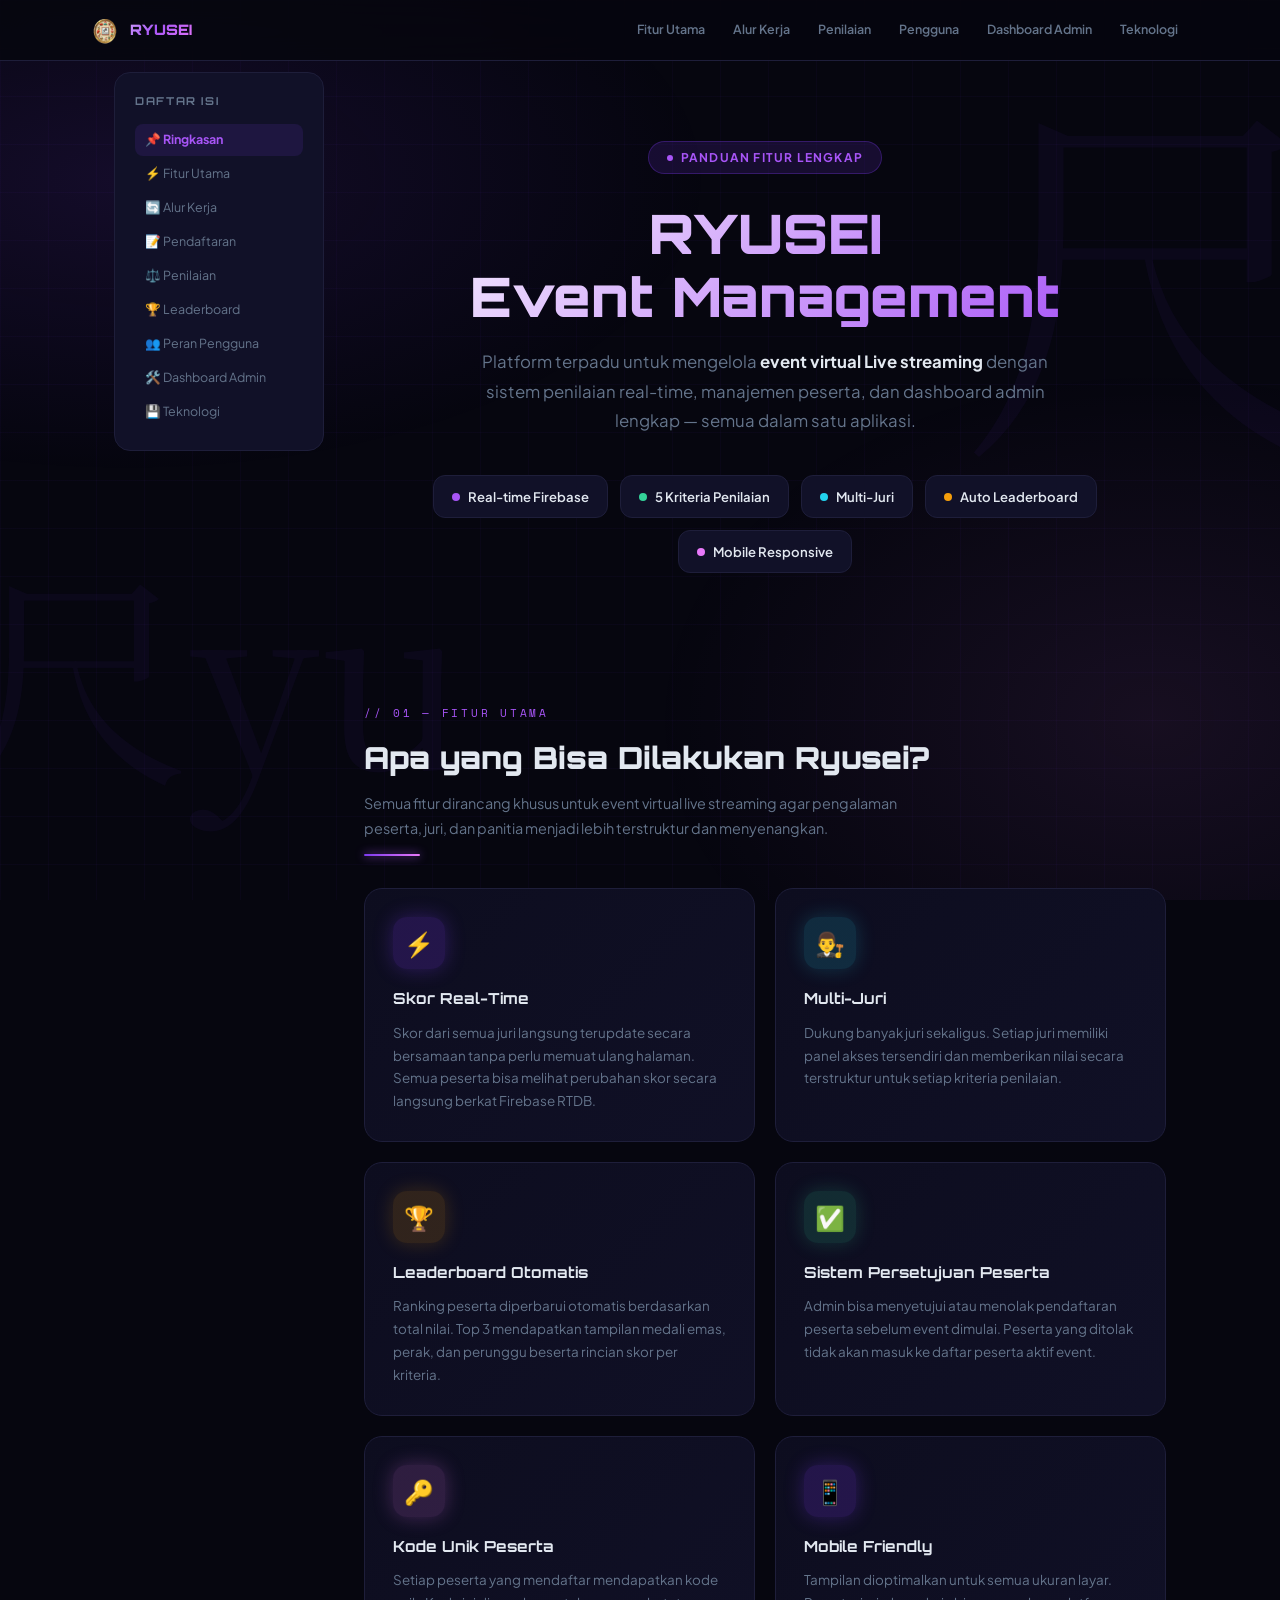
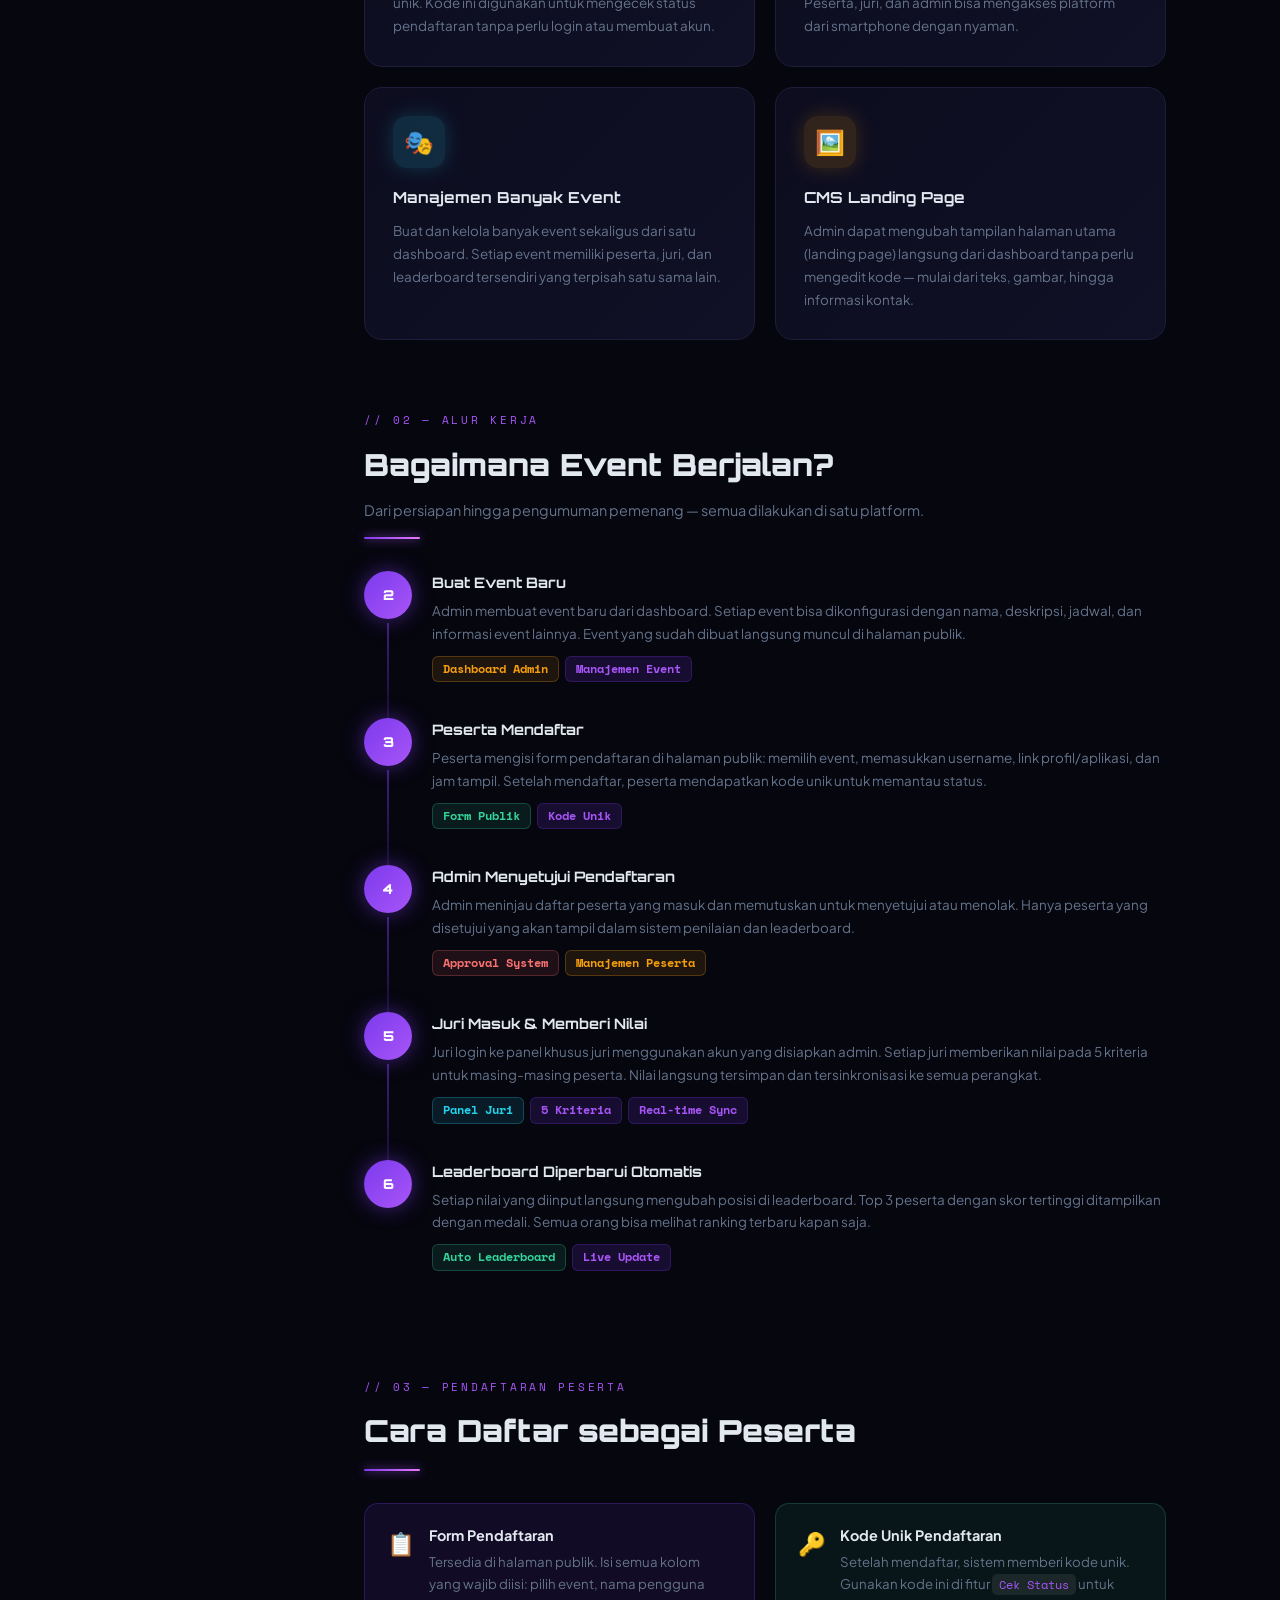
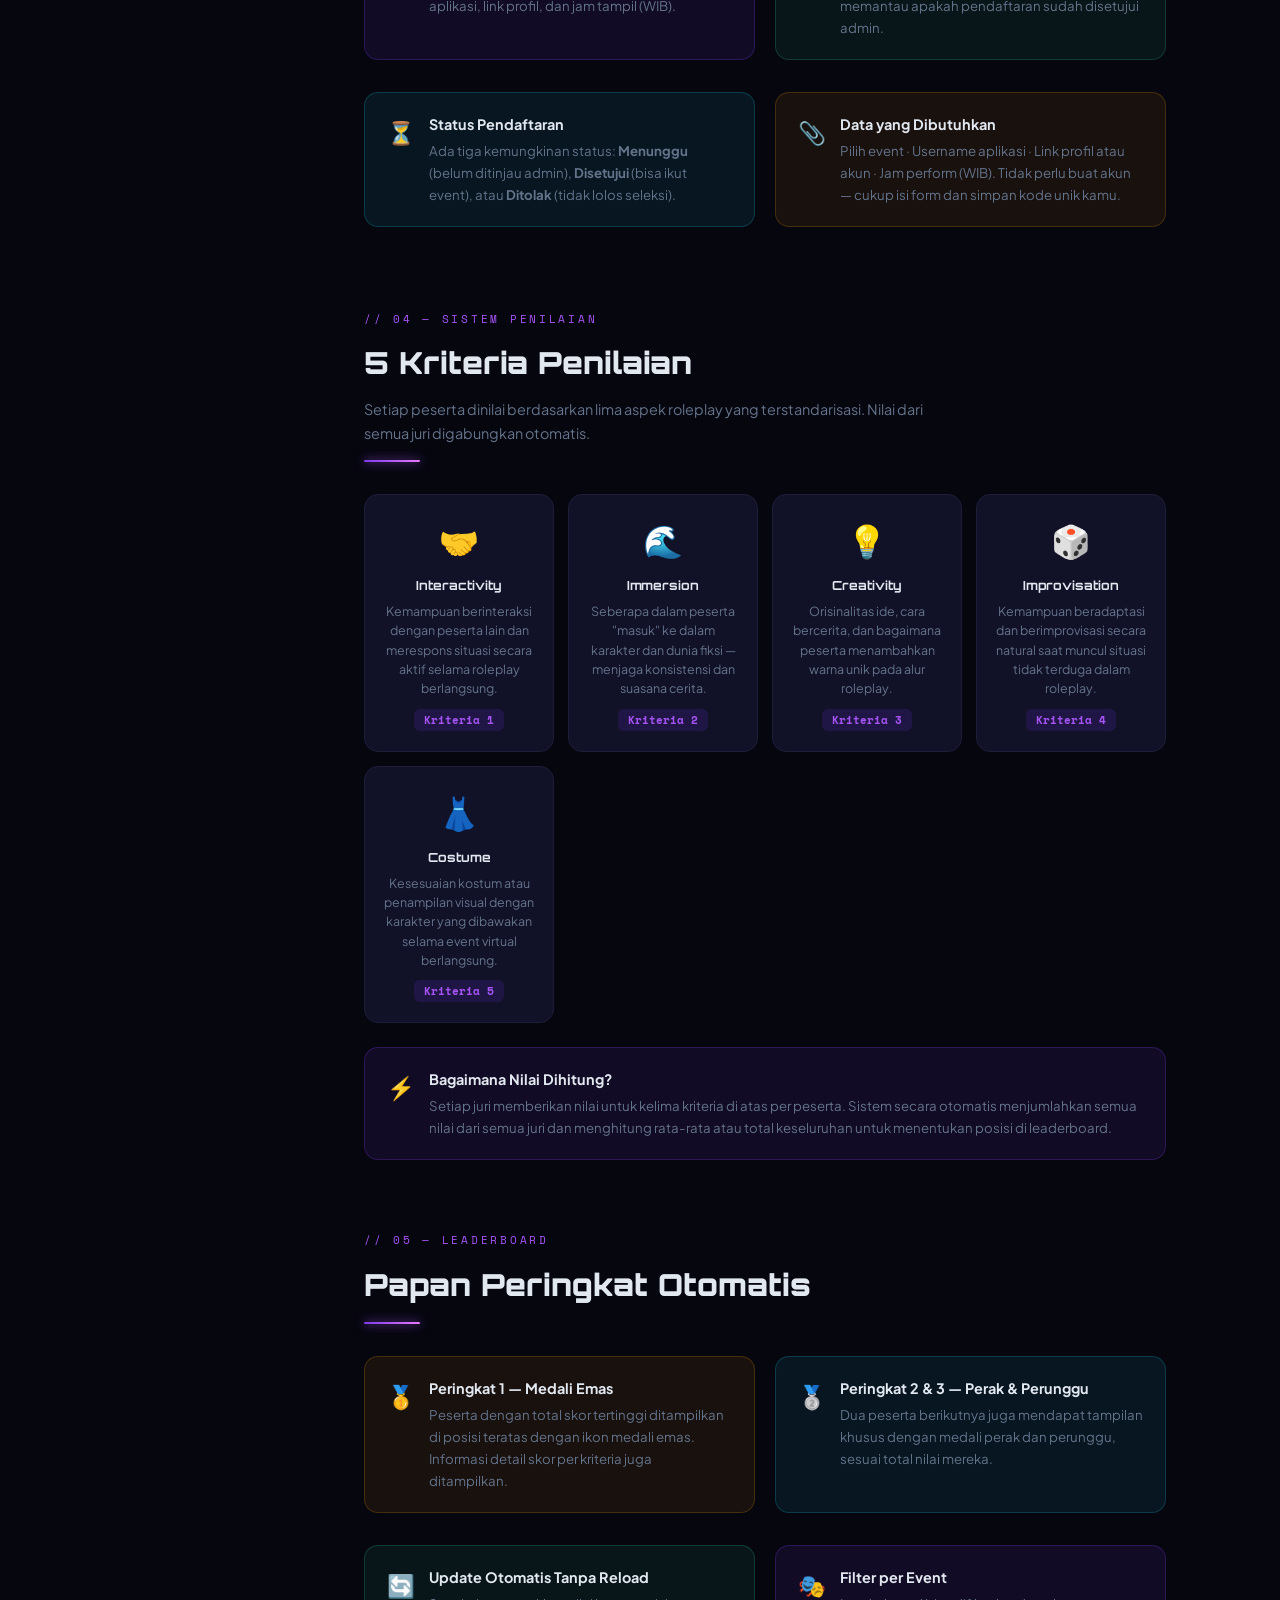
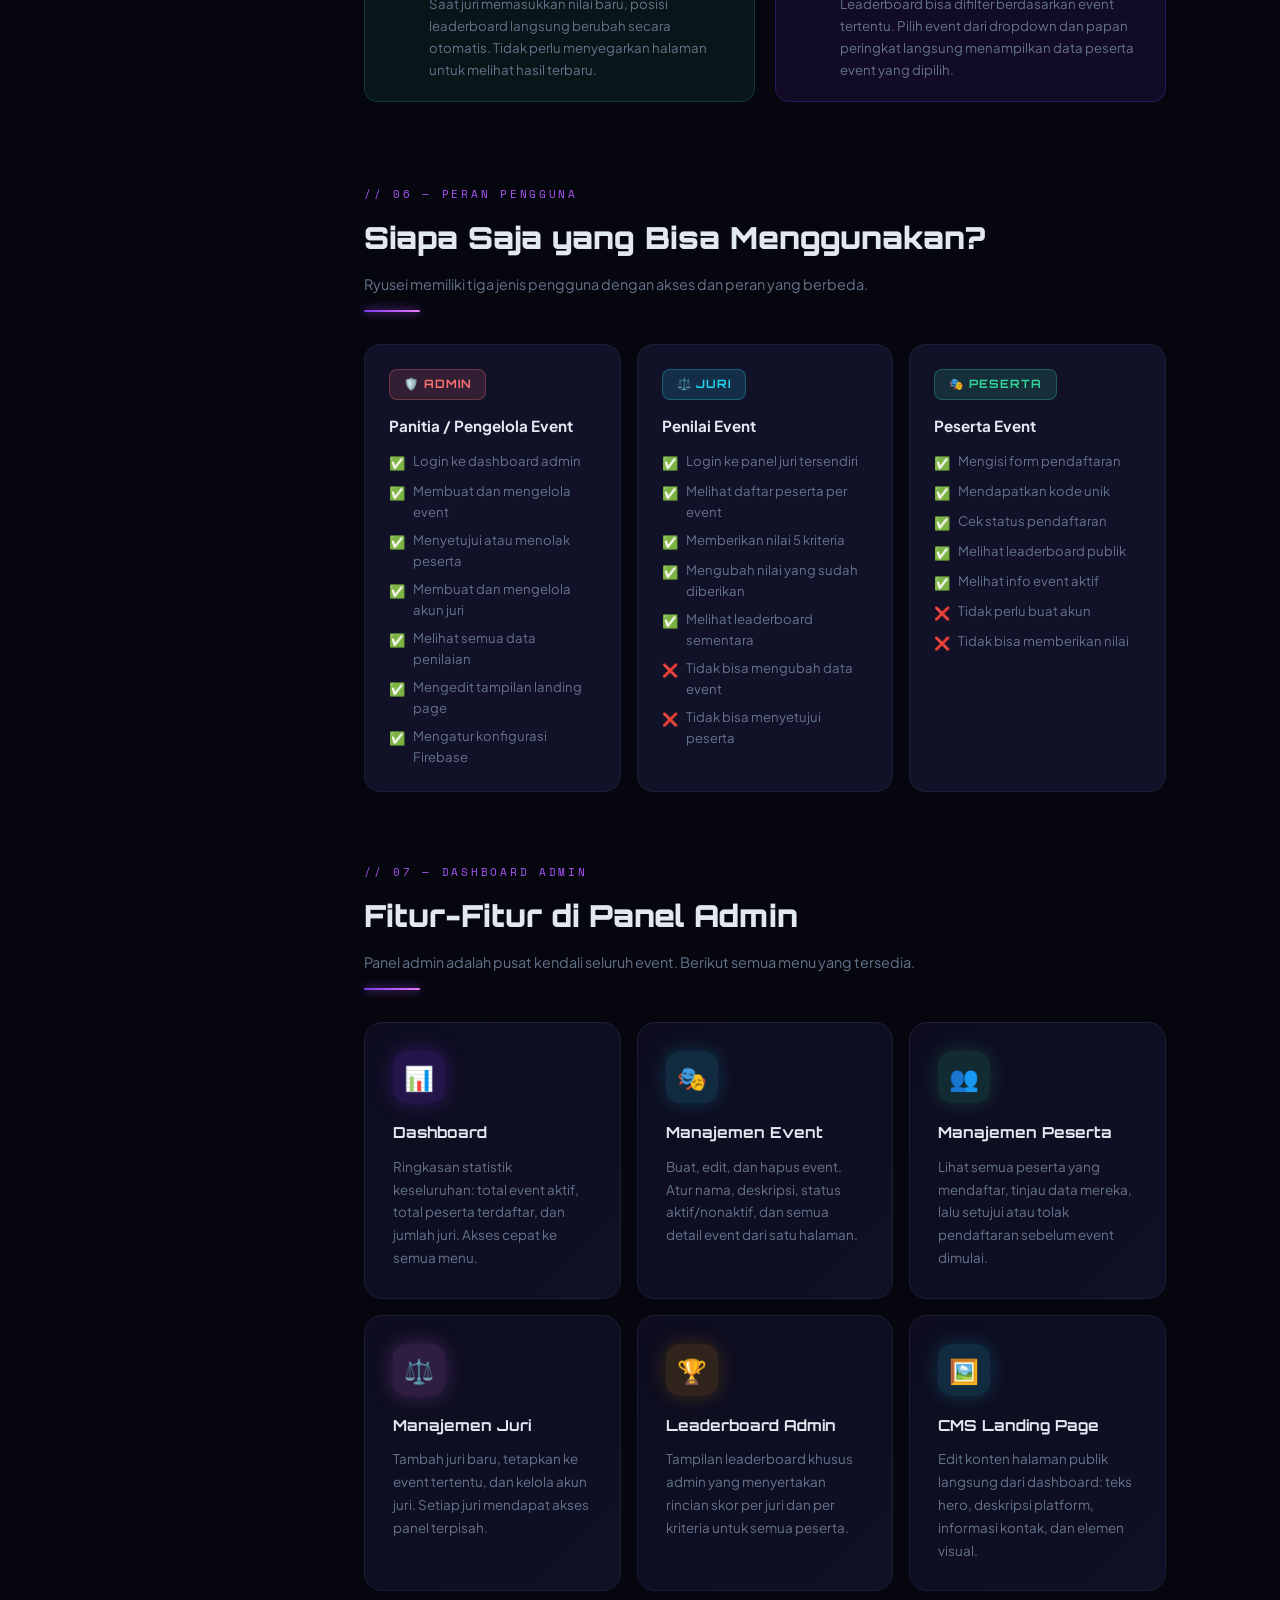
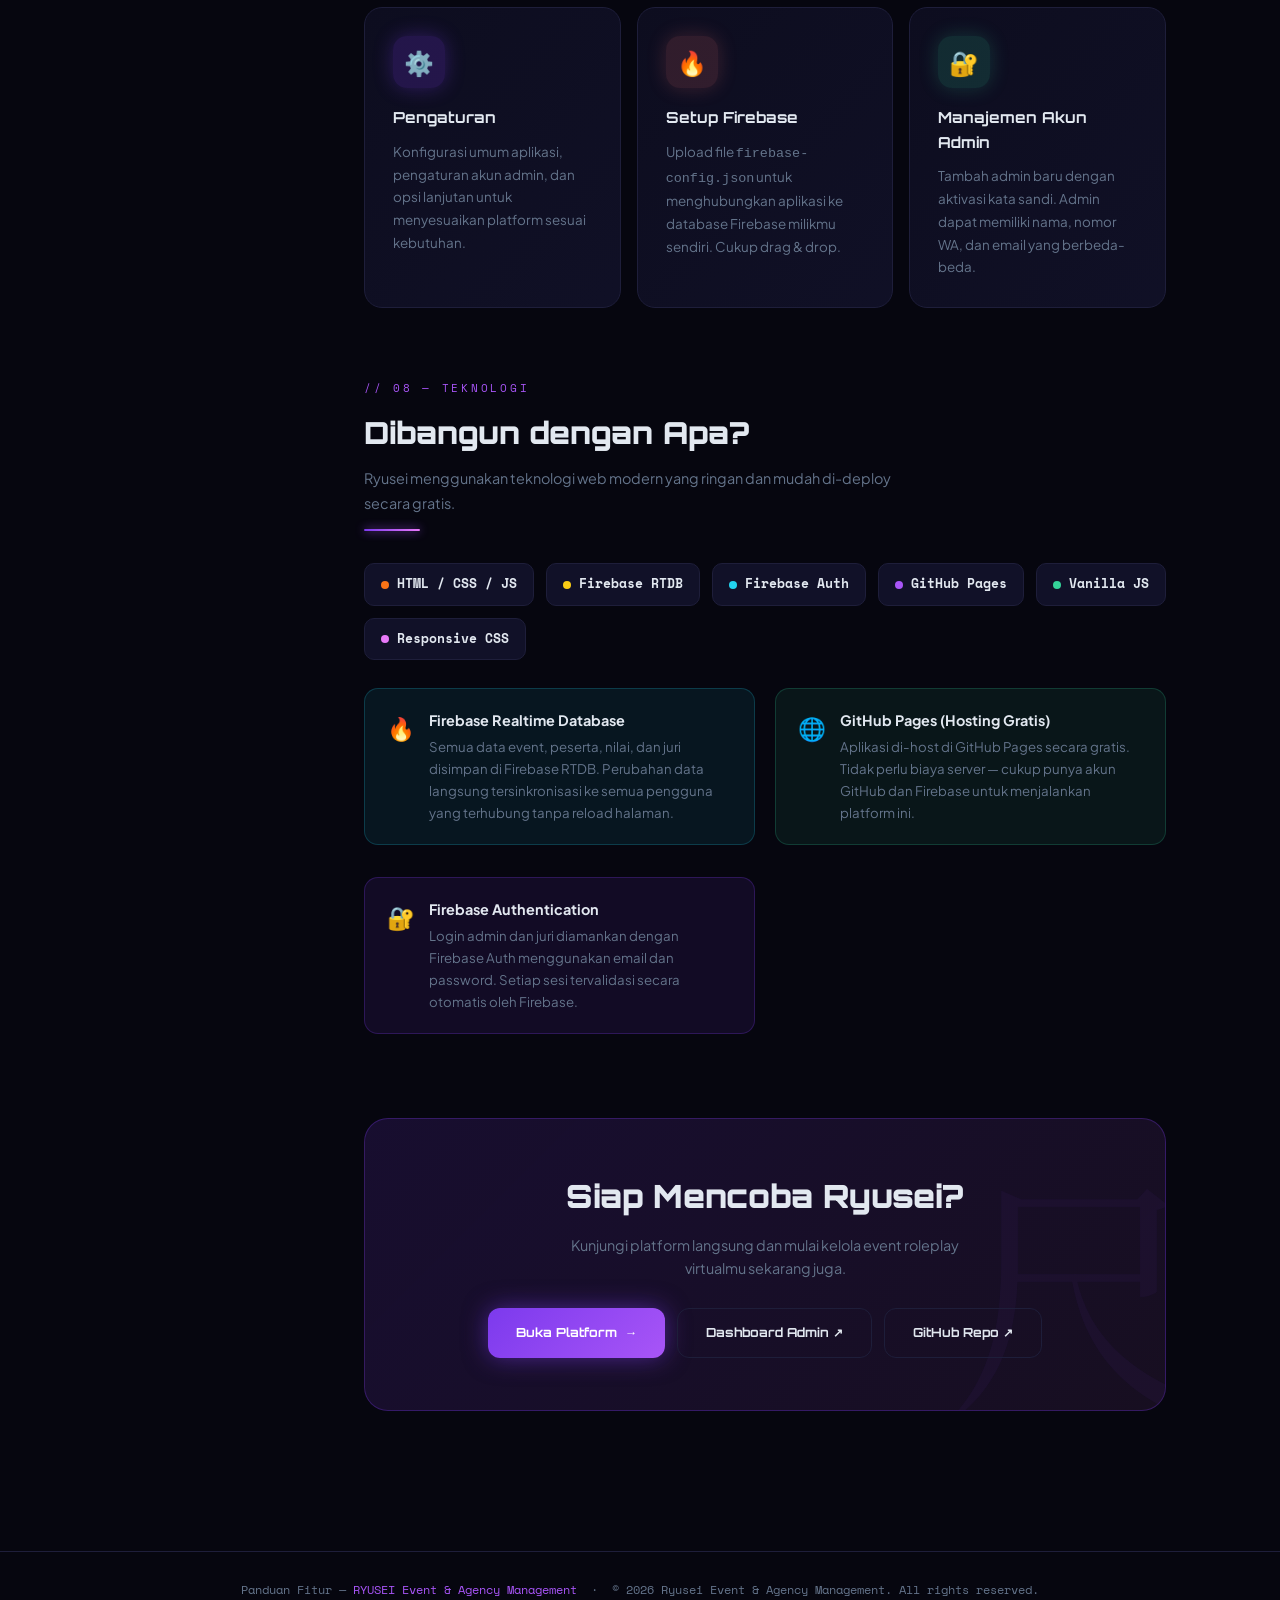
<file: fitur.html>
<!DOCTYPE html>
<html lang="id">

<head>
  <meta charset="UTF-8" />
  <meta name="viewport" content="width=device-width, initial-scale=1.0" />
  <title>尺YUSEI – Panduan Fitur Lengkap</title>
  <link rel="icon" href="https://ryuseimanajemen.github.io/ryusei/assets/fav/apple-touch-icon.png" />
  <link
    href="https://fonts.googleapis.com/css2?family=Noto+Serif+JP:wght@400;700&family=Orbitron:wght@400;700;900&family=Space+Mono&family=Plus+Jakarta+Sans:wght@400;500;600;700&display=swap"
    rel="stylesheet" />

  <style>
    :root {
      --bg: #06060f;
      --surface: #0d0d1f;
      --surface2: #111128;
      --border: #1e1e3a;
      --primary: #7c3aed;
      --primary-g: #a855f7;
      --accent: #f59e0b;
      --neon: #e879f9;
      --cyan: #22d3ee;
      --green: #34d399;
      --red: #f87171;
      --text: #e2e8f0;
      --muted: #64748b;
      --glow: rgba(124, 58, 237, .4);
    }

    *,
    *::before,
    *::after {
      box-sizing: border-box;
      margin: 0;
      padding: 0;
    }

    html {
      scroll-behavior: smooth;
    }

    body {
      background: var(--bg);
      color: var(--text);
      font-family: 'Plus Jakarta Sans', sans-serif;
      line-height: 1.6;
      min-height: 100vh;
      overflow-x: hidden;
    }

    /* ── Background ── */
    .bg-layer {
      position: fixed;
      inset: 0;
      z-index: 0;
      pointer-events: none;
      background:
        radial-gradient(ellipse 70% 50% at 10% 20%, rgba(124, 58, 237, .12) 0%, transparent 65%),
        radial-gradient(ellipse 60% 60% at 90% 80%, rgba(232, 121, 249, .08) 0%, transparent 65%);
    }

    .grid-layer {
      position: fixed;
      inset: 0;
      z-index: 0;
      pointer-events: none;
      background-image:
        linear-gradient(rgba(124, 58, 237, .04) 1px, transparent 1px),
        linear-gradient(90deg, rgba(124, 58, 237, .04) 1px, transparent 1px);
      background-size: 48px 48px;
      animation: gridDrift 25s linear infinite;
    }

    @keyframes gridDrift {
      to {
        background-position: 48px 48px;
      }
    }

    .kanji-bg {
      position: fixed;
      font-family: 'Noto Serif JP', serif;
      color: rgba(124, 58, 237, .05);
      user-select: none;
      pointer-events: none;
      animation: floatKanji 20s ease-in-out infinite;
    }

    .kanji-bg.k1 {
      font-size: 30vw;
      top: -5%;
      right: -5%;
      animation-delay: 0s;
    }

    .kanji-bg.k2 {
      font-size: 18vw;
      bottom: 5%;
      left: -3%;
      animation-delay: -10s;
    }

    @keyframes floatKanji {

      0%,
      100% {
        transform: rotate(-4deg);
      }

      50% {
        transform: rotate(4deg) translateY(20px);
      }
    }

    /* ── Layout ── */
    .wrapper {
      position: relative;
      z-index: 10;
      max-width: 1100px;
      margin: 0 auto;
      padding: 0 24px 80px;
    }

    /* ── Top Nav ── */
    nav {
      position: sticky;
      top: 0;
      z-index: 100;
      background: rgba(6, 6, 15, .85);
      backdrop-filter: blur(20px);
      border-bottom: 1px solid var(--border);
      padding: 14px 24px;
    }

    .nav-inner {
      max-width: 1100px;
      margin: 0 auto;
      display: flex;
      align-items: center;
      justify-content: space-between;
      gap: 16px;
    }

    .nav-brand {
      display: flex;
      align-items: center;
      gap: 10px;
      font-family: 'Orbitron', sans-serif;
      font-weight: 900;
      font-size: .9rem;
      background: linear-gradient(135deg, #fff 0%, var(--primary-g) 60%, var(--neon) 100%);
      -webkit-background-clip: text;
      -webkit-text-fill-color: transparent;
      background-clip: text;
      text-decoration: none;
    }

    .nav-brand img {
      width: 30px;
      height: 30px;
      border-radius: 50%;
      flex-shrink: 0;
    }

    .nav-links {
      display: flex;
      gap: 4px;
      flex-wrap: wrap;
    }

    .nav-links a {
      color: var(--muted);
      font-size: .78rem;
      font-weight: 600;
      text-decoration: none;
      padding: 6px 12px;
      border-radius: 8px;
      transition: all .2s;
    }

    .nav-links a:hover {
      color: var(--text);
      background: rgba(124, 58, 237, .15);
    }

    /* ── Hero ── */
    .hero {
      text-align: center;
      padding: 80px 0 60px;
    }

    .hero-badge {
      display: inline-flex;
      align-items: center;
      gap: 8px;
      background: rgba(124, 58, 237, .15);
      border: 1px solid rgba(124, 58, 237, .3);
      border-radius: 99px;
      padding: 6px 18px;
      font-size: .75rem;
      font-weight: 700;
      letter-spacing: .1em;
      text-transform: uppercase;
      color: var(--primary-g);
      margin-bottom: 28px;
    }

    .hero-badge span {
      width: 6px;
      height: 6px;
      border-radius: 50%;
      background: var(--primary-g);
      animation: blink 1.4s ease-in-out infinite;
    }

    @keyframes blink {

      0%,
      100% {
        opacity: 1;
      }

      50% {
        opacity: .2;
      }
    }

    .hero h1 {
      font-family: 'Orbitron', sans-serif;
      font-size: clamp(2rem, 5vw, 3.4rem);
      font-weight: 900;
      line-height: 1.15;
      margin-bottom: 20px;
      background: linear-gradient(135deg, #fff 0%, var(--primary-g) 50%, var(--neon) 100%);
      -webkit-background-clip: text;
      -webkit-text-fill-color: transparent;
      background-clip: text;
      background-size: 200% auto;
      animation: shimmer 5s linear infinite;
    }

    @keyframes shimmer {
      to {
        background-position: 200% center;
      }
    }

    .hero-sub {
      font-size: 1.05rem;
      color: var(--muted);
      max-width: 580px;
      margin: 0 auto 40px;
      line-height: 1.75;
    }

    .hero-sub strong {
      color: var(--text);
    }

    .hero-stats {
      display: flex;
      justify-content: center;
      gap: 12px;
      flex-wrap: wrap;
    }

    .stat-pill {
      display: flex;
      align-items: center;
      gap: 8px;
      background: var(--surface2);
      border: 1px solid var(--border);
      border-radius: 12px;
      padding: 10px 18px;
      font-size: .82rem;
      font-weight: 600;
      color: var(--text);
    }

    .stat-pill .dot {
      width: 8px;
      height: 8px;
      border-radius: 50%;
      flex-shrink: 0;
    }

    /* ── Section titles ── */
    .section {
      margin-top: 72px;
    }

    .section-header {
      margin-bottom: 32px;
    }

    .section-label {
      font-family: 'Space Mono', monospace;
      font-size: .68rem;
      letter-spacing: .25em;
      text-transform: uppercase;
      color: var(--primary-g);
      margin-bottom: 10px;
      display: block;
    }

    .section-title {
      font-family: 'Orbitron', sans-serif;
      font-size: clamp(1.3rem, 3vw, 1.9rem);
      font-weight: 900;
      color: var(--text);
      margin-bottom: 10px;
    }

    .section-desc {
      color: var(--muted);
      font-size: .9rem;
      max-width: 560px;
      line-height: 1.7;
    }

    .divider-line {
      height: 2px;
      width: 56px;
      margin-top: 14px;
      background: linear-gradient(90deg, var(--primary), var(--neon));
      border-radius: 2px;
      box-shadow: 0 0 10px var(--primary-g);
    }

    /* ── Feature Cards ── */
    .grid-2 {
      display: grid;
      grid-template-columns: repeat(auto-fit, minmax(300px, 1fr));
      gap: 20px;
    }

    .grid-3 {
      display: grid;
      grid-template-columns: repeat(auto-fit, minmax(220px, 1fr));
      gap: 16px;
    }

    .card {
      background: linear-gradient(135deg, var(--surface) 0%, rgba(17, 17, 40, .95) 100%);
      border: 1px solid var(--border);
      border-radius: 18px;
      padding: 28px;
      position: relative;
      overflow: hidden;
      transition: all .3s ease;
    }

    .card::before {
      content: '';
      position: absolute;
      inset: 0;
      border-radius: 18px;
      background: linear-gradient(135deg, rgba(124, 58, 237, .06) 0%, transparent 60%);
      opacity: 0;
      transition: opacity .3s;
    }

    .card:hover {
      transform: translateY(-4px);
      border-color: rgba(124, 58, 237, .35);
      box-shadow: 0 0 40px rgba(124, 58, 237, .2), 0 20px 40px rgba(0, 0, 0, .4);
    }

    .card:hover::before {
      opacity: 1;
    }

    .card-icon {
      width: 52px;
      height: 52px;
      border-radius: 14px;
      display: flex;
      align-items: center;
      justify-content: center;
      font-size: 1.5rem;
      margin-bottom: 18px;
      flex-shrink: 0;
      position: relative;
      z-index: 1;
    }

    .card-title {
      font-family: 'Orbitron', sans-serif;
      font-size: .95rem;
      font-weight: 700;
      color: var(--text);
      margin-bottom: 10px;
      position: relative;
      z-index: 1;
    }

    .card-desc {
      color: var(--muted);
      font-size: .84rem;
      line-height: 1.7;
      position: relative;
      z-index: 1;
    }

    /* Icon color variants */
    .ic-purple {
      background: rgba(124, 58, 237, .2);
      box-shadow: 0 0 20px rgba(124, 58, 237, .3);
    }

    .ic-pink {
      background: rgba(232, 121, 249, .15);
      box-shadow: 0 0 20px rgba(232, 121, 249, .25);
    }

    .ic-cyan {
      background: rgba(34, 211, 238, .15);
      box-shadow: 0 0 20px rgba(34, 211, 238, .2);
    }

    .ic-green {
      background: rgba(52, 211, 153, .15);
      box-shadow: 0 0 20px rgba(52, 211, 153, .2);
    }

    .ic-amber {
      background: rgba(245, 158, 11, .15);
      box-shadow: 0 0 20px rgba(245, 158, 11, .2);
    }

    .ic-red {
      background: rgba(248, 113, 113, .15);
      box-shadow: 0 0 20px rgba(248, 113, 113, .2);
    }

    /* ── Flow / Steps ── */
    .flow {
      display: flex;
      flex-direction: column;
      gap: 0;
    }

    .flow-item {
      display: flex;
      gap: 20px;
      position: relative;
    }

    .flow-item:not(:last-child)::after {
      content: '';
      position: absolute;
      left: 23px;
      top: 52px;
      bottom: -28px;
      width: 2px;
      background: linear-gradient(to bottom, rgba(124, 58, 237, .5), rgba(124, 58, 237, .05));
    }

    .flow-num {
      flex-shrink: 0;
      width: 48px;
      height: 48px;
      border-radius: 50%;
      background: linear-gradient(135deg, var(--primary), var(--primary-g));
      display: flex;
      align-items: center;
      justify-content: center;
      font-family: 'Orbitron', sans-serif;
      font-weight: 900;
      font-size: .85rem;
      color: #fff;
      box-shadow: 0 0 20px rgba(124, 58, 237, .5);
      position: relative;
      z-index: 1;
    }

    .flow-body {
      flex: 1;
      padding-bottom: 36px;
    }

    .flow-body h3 {
      font-family: 'Orbitron', sans-serif;
      font-size: .9rem;
      font-weight: 700;
      color: var(--text);
      margin-bottom: 6px;
    }

    .flow-body p {
      color: var(--muted);
      font-size: .84rem;
      line-height: 1.7;
    }

    .flow-body .tags {
      display: flex;
      flex-wrap: wrap;
      gap: 6px;
      margin-top: 10px;
    }

    .tag {
      background: rgba(124, 58, 237, .15);
      border: 1px solid rgba(124, 58, 237, .25);
      color: var(--primary-g);
      border-radius: 6px;
      padding: 3px 10px;
      font-size: .72rem;
      font-weight: 600;
      font-family: 'Space Mono', monospace;
    }

    .tag.green {
      background: rgba(52, 211, 153, .1);
      border-color: rgba(52, 211, 153, .25);
      color: var(--green);
    }

    .tag.cyan {
      background: rgba(34, 211, 238, .1);
      border-color: rgba(34, 211, 238, .25);
      color: var(--cyan);
    }

    .tag.amber {
      background: rgba(245, 158, 11, .1);
      border-color: rgba(245, 158, 11, .25);
      color: var(--accent);
    }

    .tag.red {
      background: rgba(248, 113, 113, .1);
      border-color: rgba(248, 113, 113, .25);
      color: var(--red);
    }

    /* ── Criteria Cards ── */
    .criteria-grid {
      display: grid;
      grid-template-columns: repeat(auto-fit, minmax(190px, 1fr));
      gap: 14px;
    }

    .crit-card {
      background: var(--surface2);
      border: 1px solid var(--border);
      border-radius: 14px;
      padding: 20px 18px;
      text-align: center;
      transition: all .3s;
    }

    .crit-card:hover {
      border-color: rgba(124, 58, 237, .4);
      transform: translateY(-3px);
      box-shadow: 0 0 24px rgba(124, 58, 237, .15);
    }

    .crit-icon {
      font-size: 2rem;
      margin-bottom: 10px;
    }

    .crit-name {
      font-family: 'Orbitron', sans-serif;
      font-size: .78rem;
      font-weight: 700;
      color: var(--text);
      margin-bottom: 6px;
    }

    .crit-desc {
      font-size: .78rem;
      color: var(--muted);
      line-height: 1.55;
    }

    .crit-weight {
      display: inline-block;
      margin-top: 10px;
      background: rgba(124, 58, 237, .15);
      border-radius: 6px;
      padding: 2px 10px;
      font-size: .7rem;
      color: var(--primary-g);
      font-family: 'Space Mono', monospace;
      font-weight: 700;
    }

    /* ── Role Table ── */
    .role-grid {
      display: grid;
      grid-template-columns: repeat(auto-fit, minmax(240px, 1fr));
      gap: 16px;
    }

    .role-card {
      background: var(--surface2);
      border: 1px solid var(--border);
      border-radius: 16px;
      padding: 24px;
    }

    .role-badge {
      display: inline-block;
      border-radius: 8px;
      padding: 5px 14px;
      font-family: 'Orbitron', sans-serif;
      font-size: .72rem;
      font-weight: 700;
      text-transform: uppercase;
      letter-spacing: .08em;
      margin-bottom: 14px;
    }

    .role-badge.admin {
      background: rgba(248, 113, 113, .15);
      color: var(--red);
      border: 1px solid rgba(248, 113, 113, .3);
    }

    .role-badge.judge {
      background: rgba(34, 211, 238, .15);
      color: var(--cyan);
      border: 1px solid rgba(34, 211, 238, .3);
    }

    .role-badge.peserta {
      background: rgba(52, 211, 153, .15);
      color: var(--green);
      border: 1px solid rgba(52, 211, 153, .3);
    }

    .role-card h3 {
      font-size: .95rem;
      font-weight: 700;
      color: var(--text);
      margin-bottom: 12px;
    }

    .access-list {
      list-style: none;
      display: flex;
      flex-direction: column;
      gap: 7px;
    }

    .access-list li {
      display: flex;
      align-items: flex-start;
      gap: 8px;
      font-size: .82rem;
      color: var(--muted);
    }

    .access-list li .ico {
      flex-shrink: 0;
      margin-top: 2px;
    }

    /* ── Info boxes ── */
    .info-box {
      border-radius: 14px;
      padding: 20px 22px;
      margin-bottom: 12px;
      display: flex;
      align-items: flex-start;
      gap: 14px;
    }

    .info-box.purple {
      background: rgba(124, 58, 237, .1);
      border: 1px solid rgba(124, 58, 237, .25);
    }

    .info-box.cyan {
      background: rgba(34, 211, 238, .08);
      border: 1px solid rgba(34, 211, 238, .2);
    }

    .info-box.amber {
      background: rgba(245, 158, 11, .08);
      border: 1px solid rgba(245, 158, 11, .2);
    }

    .info-box.green {
      background: rgba(52, 211, 153, .08);
      border: 1px solid rgba(52, 211, 153, .2);
    }

    .info-box .ib-icon {
      font-size: 1.4rem;
      flex-shrink: 0;
      margin-top: 2px;
    }

    .info-box .ib-body h4 {
      font-size: .9rem;
      font-weight: 700;
      color: var(--text);
      margin-bottom: 4px;
    }

    .info-box .ib-body p {
      font-size: .83rem;
      color: var(--muted);
      line-height: 1.65;
    }

    .info-box .ib-body code {
      background: rgba(255, 255, 255, .07);
      border-radius: 5px;
      padding: 1px 7px;
      font-family: 'Space Mono', monospace;
      font-size: .78rem;
      color: var(--primary-g);
    }

    /* ── Tech Stack ── */
    .tech-row {
      display: flex;
      flex-wrap: wrap;
      gap: 12px;
      margin-top: 8px;
    }

    .tech-badge {
      display: flex;
      align-items: center;
      gap: 8px;
      background: var(--surface2);
      border: 1px solid var(--border);
      border-radius: 10px;
      padding: 10px 16px;
      font-size: .8rem;
      font-weight: 700;
      color: var(--text);
      font-family: 'Space Mono', monospace;
    }

    .tech-badge .tb-dot {
      width: 8px;
      height: 8px;
      border-radius: 50%;
    }

    /* ── CTA ── */
    .cta-box {
      margin-top: 72px;
      background: linear-gradient(135deg, rgba(124, 58, 237, .15) 0%, rgba(232, 121, 249, .08) 100%);
      border: 1px solid rgba(124, 58, 237, .3);
      border-radius: 24px;
      padding: 52px 40px;
      text-align: center;
      position: relative;
      overflow: hidden;
    }

    .cta-box::before {
      content: '尺';
      font-family: 'Noto Serif JP', serif;
      position: absolute;
      font-size: 16rem;
      right: -40px;
      top: -40px;
      color: rgba(124, 58, 237, .05);
      pointer-events: none;
      user-select: none;
    }

    .cta-box h2 {
      font-family: 'Orbitron', sans-serif;
      font-size: clamp(1.3rem, 3vw, 2rem);
      font-weight: 900;
      margin-bottom: 12px;
      color: var(--text);
    }

    .cta-box p {
      color: var(--muted);
      font-size: .9rem;
      margin-bottom: 28px;
      max-width: 450px;
      margin-left: auto;
      margin-right: auto;
    }

    .btn-row {
      display: flex;
      justify-content: center;
      gap: 12px;
      flex-wrap: wrap;
    }

    .btn {
      display: inline-flex;
      align-items: center;
      gap: 8px;
      padding: 14px 28px;
      border-radius: 12px;
      font-family: 'Orbitron', sans-serif;
      font-size: .78rem;
      font-weight: 700;
      text-decoration: none;
      border: none;
      cursor: pointer;
      transition: all .25s ease;
      position: relative;
      overflow: hidden;
    }

    .btn-primary {
      background: linear-gradient(135deg, var(--primary) 0%, var(--primary-g) 100%);
      color: #fff;
      box-shadow: 0 0 24px rgba(124, 58, 237, .5);
    }

    .btn-primary:hover {
      transform: translateY(-2px);
      box-shadow: 0 0 40px rgba(168, 85, 247, .7);
    }

    .btn-outline {
      background: transparent;
      color: var(--text);
      border: 1px solid var(--border);
    }

    .btn-outline:hover {
      border-color: rgba(124, 58, 237, .4);
      background: rgba(124, 58, 237, .1);
      transform: translateY(-2px);
    }

    .arrow {
      display: inline-block;
      animation: arrowBounce 1.2s ease-in-out infinite;
    }

    @keyframes arrowBounce {

      0%,
      100% {
        transform: translateX(0);
      }

      50% {
        transform: translateX(5px);
      }
    }

    /* ── TOC Sidebar ── */
    .layout {
      display: flex;
      gap: 40px;
      align-items: flex-start;
    }

    .toc {
      position: sticky;
      top: 72px;
      width: 210px;
      flex-shrink: 0;
      background: var(--surface2);
      border: 1px solid var(--border);
      border-radius: 16px;
      padding: 20px;
      display: none;
    }

    @media (min-width: 1000px) {
      .toc {
        display: block;
      }
    }

    .toc-title {
      font-family: 'Orbitron', sans-serif;
      font-size: .68rem;
      font-weight: 700;
      letter-spacing: .15em;
      text-transform: uppercase;
      color: var(--muted);
      margin-bottom: 14px;
    }

    .toc a {
      display: block;
      padding: 6px 10px;
      border-radius: 8px;
      font-size: .78rem;
      color: var(--muted);
      text-decoration: none;
      transition: all .2s;
      margin-bottom: 2px;
    }

    .toc a:hover {
      color: var(--text);
      background: rgba(124, 58, 237, .12);
    }

    .toc a.active {
      color: var(--primary-g);
      background: rgba(124, 58, 237, .12);
      font-weight: 700;
    }

    .content {
      flex: 1;
      min-width: 0;
    }

    /* ── Footer ── */
    footer {
      margin-top: 60px;
      padding: 28px 24px;
      border-top: 1px solid var(--border);
      text-align: center;
      font-size: .78rem;
      color: var(--muted);
      font-family: 'Space Mono', monospace;
    }

    footer a {
      color: var(--primary-g);
      text-decoration: none;
    }

    /* ── Scrollbar ── */
    ::-webkit-scrollbar {
      width: 6px;
    }

    ::-webkit-scrollbar-track {
      background: var(--bg);
    }

    ::-webkit-scrollbar-thumb {
      background: rgba(124, 58, 237, .4);
      border-radius: 99px;
    }

    @media (max-width: 600px) {
      .card {
        padding: 20px 18px;
      }

      .cta-box {
        padding: 36px 22px;
      }

      .hero {
        padding: 48px 0 40px;
      }
    }
  </style>
</head>

<body>

  <div class="bg-layer"></div>
  <div class="grid-layer"></div>
  <div class="kanji-bg k1">尺</div>
  <div class="kanji-bg k2">尺yu</div>

  <!-- NAV -->
  <nav>
    <div class="nav-inner">
      <a class="nav-brand" href="https://ryuseimanajemen.github.io/ryusei/" target="_blank">
        <img src="https://ryuseimanajemen.github.io/ryusei/assets/fav/apple-touch-icon.png"
          onerror="this.style.display='none'" alt="Logo" />
        RYUSEI
      </a>
      <div class="nav-links">
        <a href="#fitur-utama">Fitur Utama</a>
        <a href="#alur-kerja">Alur Kerja</a>
        <a href="#penilaian">Penilaian</a>
        <a href="#pengguna">Pengguna</a>
        <a href="#admin">Dashboard Admin</a>
        <a href="#teknologi">Teknologi</a>
      </div>
    </div>
  </nav>

  <div class="wrapper">
    <div class="layout">

      <!-- TOC -->
      <aside class="toc" id="toc">
        <div class="toc-title">Daftar Isi</div>
        <a href="#ringkasan">📌 Ringkasan</a>
        <a href="#fitur-utama">⚡ Fitur Utama</a>
        <a href="#alur-kerja">🔄 Alur Kerja</a>
        <a href="#pendaftaran">📝 Pendaftaran</a>
        <a href="#penilaian">⚖️ Penilaian</a>
        <a href="#leaderboard">🏆 Leaderboard</a>
        <a href="#pengguna">👥 Peran Pengguna</a>
        <a href="#admin">🛠️ Dashboard Admin</a>
        <a href="#teknologi">💾 Teknologi</a>
      </aside>

      <main class="content">

        <!-- HERO -->
        <section class="hero" id="ringkasan">
          <div class="hero-badge">
            <span></span>
            Panduan Fitur Lengkap
          </div>
          <h1>RYUSEI<br />Event Management</h1>
          <p class="hero-sub">
            Platform terpadu untuk mengelola <strong>event virtual Live streaming</strong> dengan sistem
            penilaian real-time, manajemen peserta, dan dashboard admin lengkap — semua dalam satu
            aplikasi.
          </p>
          <div class="hero-stats">
            <div class="stat-pill">
              <div class="dot" style="background:#a855f7"></div>Real-time Firebase
            </div>
            <div class="stat-pill">
              <div class="dot" style="background:#34d399"></div>5 Kriteria Penilaian
            </div>
            <div class="stat-pill">
              <div class="dot" style="background:#22d3ee"></div>Multi-Juri
            </div>
            <div class="stat-pill">
              <div class="dot" style="background:#f59e0b"></div>Auto Leaderboard
            </div>
            <div class="stat-pill">
              <div class="dot" style="background:#e879f9"></div>Mobile Responsive
            </div>
          </div>
        </section>

        <!-- ──────────────────────────────── -->
        <!-- FITUR UTAMA -->
        <!-- ──────────────────────────────── -->
        <section class="section" id="fitur-utama">
          <div class="section-header">
            <span class="section-label">// 01 — Fitur Utama</span>
            <h2 class="section-title">Apa yang Bisa Dilakukan Ryusei?</h2>
            <p class="section-desc">Semua fitur dirancang khusus untuk event virtual live streaming agar pengalaman
              peserta, juri, dan panitia menjadi lebih terstruktur dan menyenangkan.</p>
            <div class="divider-line"></div>
          </div>

          <div class="grid-2">

            <div class="card">
              <div class="card-icon ic-purple">⚡</div>
              <div class="card-title">Skor Real-Time</div>
              <p class="card-desc">
                Skor dari semua juri langsung terupdate secara bersamaan tanpa perlu memuat ulang halaman.
                Semua peserta bisa melihat perubahan skor secara langsung berkat Firebase RTDB.
              </p>
            </div>

            <div class="card">
              <div class="card-icon ic-cyan">👨‍⚖️</div>
              <div class="card-title">Multi-Juri</div>
              <p class="card-desc">
                Dukung banyak juri sekaligus. Setiap juri memiliki panel akses tersendiri dan
                memberikan nilai secara terstruktur untuk setiap kriteria penilaian.
              </p>
            </div>

            <div class="card">
              <div class="card-icon ic-amber">🏆</div>
              <div class="card-title">Leaderboard Otomatis</div>
              <p class="card-desc">
                Ranking peserta diperbarui otomatis berdasarkan total nilai. Top 3 mendapatkan tampilan
                medali emas, perak, dan perunggu beserta rincian skor per kriteria.
              </p>
            </div>

            <div class="card">
              <div class="card-icon ic-green">✅</div>
              <div class="card-title">Sistem Persetujuan Peserta</div>
              <p class="card-desc">
                Admin bisa menyetujui atau menolak pendaftaran peserta sebelum event dimulai.
                Peserta yang ditolak tidak akan masuk ke daftar peserta aktif event.
              </p>
            </div>

            <div class="card">
              <div class="card-icon ic-pink">🔑</div>
              <div class="card-title">Kode Unik Peserta</div>
              <p class="card-desc">
                Setiap peserta yang mendaftar mendapatkan kode unik. Kode ini digunakan untuk mengecek
                status pendaftaran tanpa perlu login atau membuat akun.
              </p>
            </div>

            <div class="card">
              <div class="card-icon ic-purple">📱</div>
              <div class="card-title">Mobile Friendly</div>
              <p class="card-desc">
                Tampilan dioptimalkan untuk semua ukuran layar. Peserta, juri, dan admin bisa
                mengakses platform dari smartphone dengan nyaman.
              </p>
            </div>

            <div class="card">
              <div class="card-icon ic-cyan">🎭</div>
              <div class="card-title">Manajemen Banyak Event</div>
              <p class="card-desc">
                Buat dan kelola banyak event sekaligus dari satu dashboard. Setiap event memiliki
                peserta, juri, dan leaderboard tersendiri yang terpisah satu sama lain.
              </p>
            </div>

            <div class="card">
              <div class="card-icon ic-amber">🖼️</div>
              <div class="card-title">CMS Landing Page</div>
              <p class="card-desc">
                Admin dapat mengubah tampilan halaman utama (landing page) langsung dari dashboard
                tanpa perlu mengedit kode — mulai dari teks, gambar, hingga informasi kontak.
              </p>
            </div>

          </div>
        </section>

        <!-- ──────────────────────────────── -->
        <!-- ALUR KERJA -->
        <!-- ──────────────────────────────── -->
        <section class="section" id="alur-kerja">
          <div class="section-header">
            <span class="section-label">// 02 — Alur Kerja</span>
            <h2 class="section-title">Bagaimana Event Berjalan?</h2>
            <p class="section-desc">Dari persiapan hingga pengumuman pemenang — semua dilakukan di satu platform.</p>
            <div class="divider-line"></div>
          </div>

          <div class="flow">

            <!-- <div class="flow-item">
              <div class="flow-num">1</div>
              <div class="flow-body">
                <h3>Setup Firebase & Konfigurasi Admin</h3>
                <p>Admin pertama kali mengunggah file <code>firebase-config.json</code> dari Firebase Console. Sistem akan langsung terhubung ke database real-time. Admin baru mengaktifkan akun dengan mengisi nama, email, dan kata sandi.</p>
                <div class="tags">
                  <span class="tag">Firebase RTDB</span>
                  <span class="tag cyan">Admin Setup</span>
                </div>
              </div>
            </div> -->

            <div class="flow-item">
              <div class="flow-num">2</div>
              <div class="flow-body">
                <h3>Buat Event Baru</h3>
                <p>Admin membuat event baru dari dashboard. Setiap event bisa dikonfigurasi dengan nama, deskripsi,
                  jadwal, dan informasi event lainnya. Event yang sudah dibuat langsung muncul di halaman publik.</p>
                <div class="tags">
                  <span class="tag amber">Dashboard Admin</span>
                  <span class="tag">Manajemen Event</span>
                </div>
              </div>
            </div>

            <div class="flow-item">
              <div class="flow-num">3</div>
              <div class="flow-body">
                <h3>Peserta Mendaftar</h3>
                <p>Peserta mengisi form pendaftaran di halaman publik: memilih event, memasukkan username, link
                  profil/aplikasi, dan jam tampil. Setelah mendaftar, peserta mendapatkan kode unik untuk memantau
                  status.</p>
                <div class="tags">
                  <span class="tag green">Form Publik</span>
                  <span class="tag">Kode Unik</span>
                </div>
              </div>
            </div>

            <div class="flow-item">
              <div class="flow-num">4</div>
              <div class="flow-body">
                <h3>Admin Menyetujui Pendaftaran</h3>
                <p>Admin meninjau daftar peserta yang masuk dan memutuskan untuk menyetujui atau menolak. Hanya peserta
                  yang disetujui yang akan tampil dalam sistem penilaian dan leaderboard.</p>
                <div class="tags">
                  <span class="tag red">Approval System</span>
                  <span class="tag amber">Manajemen Peserta</span>
                </div>
              </div>
            </div>

            <div class="flow-item">
              <div class="flow-num">5</div>
              <div class="flow-body">
                <h3>Juri Masuk & Memberi Nilai</h3>
                <p>Juri login ke panel khusus juri menggunakan akun yang disiapkan admin. Setiap juri memberikan nilai
                  pada 5 kriteria untuk masing-masing peserta. Nilai langsung tersimpan dan tersinkronisasi ke semua
                  perangkat.</p>
                <div class="tags">
                  <span class="tag cyan">Panel Juri</span>
                  <span class="tag">5 Kriteria</span>
                  <span class="tag">Real-time Sync</span>
                </div>
              </div>
            </div>

            <div class="flow-item">
              <div class="flow-num">6</div>
              <div class="flow-body">
                <h3>Leaderboard Diperbarui Otomatis</h3>
                <p>Setiap nilai yang diinput langsung mengubah posisi di leaderboard. Top 3 peserta dengan skor
                  tertinggi ditampilkan dengan medali. Semua orang bisa melihat ranking terbaru kapan saja.</p>
                <div class="tags">
                  <span class="tag green">Auto Leaderboard</span>
                  <span class="tag">Live Update</span>
                </div>
              </div>
            </div>

          </div>
        </section>

        <!-- ──────────────────────────────── -->
        <!-- PENDAFTARAN -->
        <!-- ──────────────────────────────── -->
        <section class="section" id="pendaftaran">
          <div class="section-header">
            <span class="section-label">// 03 — Pendaftaran Peserta</span>
            <h2 class="section-title">Cara Daftar sebagai Peserta</h2>
            <div class="divider-line"></div>
          </div>

          <div class="grid-2" style="margin-bottom: 24px;">
            <div class="info-box purple">
              <div class="ib-icon">📋</div>
              <div class="ib-body">
                <h4>Form Pendaftaran</h4>
                <p>Tersedia di halaman publik. Isi semua kolom yang wajib diisi: pilih event, nama pengguna aplikasi,
                  link profil, dan jam tampil (WIB).</p>
              </div>
            </div>
            <div class="info-box green">
              <div class="ib-icon">🔑</div>
              <div class="ib-body">
                <h4>Kode Unik Pendaftaran</h4>
                <p>Setelah mendaftar, sistem memberi kode unik. Gunakan kode ini di fitur <code>Cek Status</code> untuk
                  memantau apakah pendaftaran sudah disetujui admin.</p>
              </div>
            </div>
            <div class="info-box cyan">
              <div class="ib-icon">⏳</div>
              <div class="ib-body">
                <h4>Status Pendaftaran</h4>
                <p>Ada tiga kemungkinan status: <strong>Menunggu</strong> (belum ditinjau admin),
                  <strong>Disetujui</strong> (bisa ikut event), atau <strong>Ditolak</strong> (tidak lolos seleksi).
                </p>
              </div>
            </div>
            <div class="info-box amber">
              <div class="ib-icon">📎</div>
              <div class="ib-body">
                <h4>Data yang Dibutuhkan</h4>
                <p>Pilih event · Username aplikasi · Link profil atau akun · Jam perform (WIB). Tidak perlu buat akun —
                  cukup isi form dan simpan kode unik kamu.</p>
              </div>
            </div>
          </div>
        </section>

        <!-- ──────────────────────────────── -->
        <!-- PENILAIAN -->
        <!-- ──────────────────────────────── -->
        <section class="section" id="penilaian">
          <div class="section-header">
            <span class="section-label">// 04 — Sistem Penilaian</span>
            <h2 class="section-title">5 Kriteria Penilaian</h2>
            <p class="section-desc">Setiap peserta dinilai berdasarkan lima aspek roleplay yang terstandarisasi. Nilai
              dari semua juri digabungkan otomatis.</p>
            <div class="divider-line"></div>
          </div>

          <div class="criteria-grid">
            <div class="crit-card">
              <div class="crit-icon">🤝</div>
              <div class="crit-name">Interactivity</div>
              <p class="crit-desc">Kemampuan berinteraksi dengan peserta lain dan merespons situasi secara aktif selama
                roleplay berlangsung.</p>
              <span class="crit-weight">Kriteria 1</span>
            </div>
            <div class="crit-card">
              <div class="crit-icon">🌊</div>
              <div class="crit-name">Immersion</div>
              <p class="crit-desc">Seberapa dalam peserta "masuk" ke dalam karakter dan dunia fiksi — menjaga
                konsistensi dan suasana cerita.</p>
              <span class="crit-weight">Kriteria 2</span>
            </div>
            <div class="crit-card">
              <div class="crit-icon">💡</div>
              <div class="crit-name">Creativity</div>
              <p class="crit-desc">Orisinalitas ide, cara bercerita, dan bagaimana peserta menambahkan warna unik pada
                alur roleplay.</p>
              <span class="crit-weight">Kriteria 3</span>
            </div>
            <div class="crit-card">
              <div class="crit-icon">🎲</div>
              <div class="crit-name">Improvisation</div>
              <p class="crit-desc">Kemampuan beradaptasi dan berimprovisasi secara natural saat muncul situasi tidak
                terduga dalam roleplay.</p>
              <span class="crit-weight">Kriteria 4</span>
            </div>
            <div class="crit-card">
              <div class="crit-icon">👗</div>
              <div class="crit-name">Costume</div>
              <p class="crit-desc">Kesesuaian kostum atau penampilan visual dengan karakter yang dibawakan selama event
                virtual berlangsung.</p>
              <span class="crit-weight">Kriteria 5</span>
            </div>
          </div>

          <div class="info-box purple" style="margin-top: 24px;">
            <div class="ib-icon">⚡</div>
            <div class="ib-body">
              <h4>Bagaimana Nilai Dihitung?</h4>
              <p>Setiap juri memberikan nilai untuk kelima kriteria di atas per peserta. Sistem secara otomatis
                menjumlahkan semua nilai dari semua juri dan menghitung rata-rata atau total keseluruhan untuk
                menentukan posisi di leaderboard.</p>
            </div>
          </div>
        </section>

        <!-- ──────────────────────────────── -->
        <!-- LEADERBOARD -->
        <!-- ──────────────────────────────── -->
        <section class="section" id="leaderboard">
          <div class="section-header">
            <span class="section-label">// 05 — Leaderboard</span>
            <h2 class="section-title">Papan Peringkat Otomatis</h2>
            <div class="divider-line"></div>
          </div>

          <div class="grid-2">
            <div class="info-box amber">
              <div class="ib-icon">🥇</div>
              <div class="ib-body">
                <h4>Peringkat 1 — Medali Emas</h4>
                <p>Peserta dengan total skor tertinggi ditampilkan di posisi teratas dengan ikon medali emas. Informasi
                  detail skor per kriteria juga ditampilkan.</p>
              </div>
            </div>
            <div class="info-box cyan">
              <div class="ib-icon">🥈</div>
              <div class="ib-body">
                <h4>Peringkat 2 & 3 — Perak &amp; Perunggu</h4>
                <p>Dua peserta berikutnya juga mendapat tampilan khusus dengan medali perak dan perunggu, sesuai total
                  nilai mereka.</p>
              </div>
            </div>
            <div class="info-box green">
              <div class="ib-icon">🔄</div>
              <div class="ib-body">
                <h4>Update Otomatis Tanpa Reload</h4>
                <p>Saat juri memasukkan nilai baru, posisi leaderboard langsung berubah secara otomatis. Tidak perlu
                  menyegarkan halaman untuk melihat hasil terbaru.</p>
              </div>
            </div>
            <div class="info-box purple">
              <div class="ib-icon">🎭</div>
              <div class="ib-body">
                <h4>Filter per Event</h4>
                <p>Leaderboard bisa difilter berdasarkan event tertentu. Pilih event dari dropdown dan papan peringkat
                  langsung menampilkan data peserta event yang dipilih.</p>
              </div>
            </div>
          </div>
        </section>

        <!-- ──────────────────────────────── -->
        <!-- PERAN PENGGUNA -->
        <!-- ──────────────────────────────── -->
        <section class="section" id="pengguna">
          <div class="section-header">
            <span class="section-label">// 06 — Peran Pengguna</span>
            <h2 class="section-title">Siapa Saja yang Bisa Menggunakan?</h2>
            <p class="section-desc">Ryusei memiliki tiga jenis pengguna dengan akses dan peran yang berbeda.</p>
            <div class="divider-line"></div>
          </div>

          <div class="role-grid">

            <div class="role-card">
              <span class="role-badge admin">🛡️ Admin</span>
              <h3>Panitia / Pengelola Event</h3>
              <ul class="access-list">
                <li><span class="ico">✅</span>Login ke dashboard admin</li>
                <li><span class="ico">✅</span>Membuat dan mengelola event</li>
                <li><span class="ico">✅</span>Menyetujui atau menolak peserta</li>
                <li><span class="ico">✅</span>Membuat dan mengelola akun juri</li>
                <li><span class="ico">✅</span>Melihat semua data penilaian</li>
                <li><span class="ico">✅</span>Mengedit tampilan landing page</li>
                <li><span class="ico">✅</span>Mengatur konfigurasi Firebase</li>
              </ul>
            </div>

            <div class="role-card">
              <span class="role-badge judge">⚖️ Juri</span>
              <h3>Penilai Event</h3>
              <ul class="access-list">
                <li><span class="ico">✅</span>Login ke panel juri tersendiri</li>
                <li><span class="ico">✅</span>Melihat daftar peserta per event</li>
                <li><span class="ico">✅</span>Memberikan nilai 5 kriteria</li>
                <li><span class="ico">✅</span>Mengubah nilai yang sudah diberikan</li>
                <li><span class="ico">✅</span>Melihat leaderboard sementara</li>
                <li><span class="ico">❌</span>Tidak bisa mengubah data event</li>
                <li><span class="ico">❌</span>Tidak bisa menyetujui peserta</li>
              </ul>
            </div>

            <div class="role-card">
              <span class="role-badge peserta">🎭 Peserta</span>
              <h3>Peserta Event</h3>
              <ul class="access-list">
                <li><span class="ico">✅</span>Mengisi form pendaftaran</li>
                <li><span class="ico">✅</span>Mendapatkan kode unik</li>
                <li><span class="ico">✅</span>Cek status pendaftaran</li>
                <li><span class="ico">✅</span>Melihat leaderboard publik</li>
                <li><span class="ico">✅</span>Melihat info event aktif</li>
                <li><span class="ico">❌</span>Tidak perlu buat akun</li>
                <li><span class="ico">❌</span>Tidak bisa memberikan nilai</li>
              </ul>
            </div>

          </div>
        </section>

        <!-- ──────────────────────────────── -->
        <!-- DASHBOARD ADMIN -->
        <!-- ──────────────────────────────── -->
        <section class="section" id="admin">
          <div class="section-header">
            <span class="section-label">// 07 — Dashboard Admin</span>
            <h2 class="section-title">Fitur-Fitur di Panel Admin</h2>
            <p class="section-desc">Panel admin adalah pusat kendali seluruh event. Berikut semua menu yang tersedia.
            </p>
            <div class="divider-line"></div>
          </div>

          <div class="grid-3">

            <div class="card">
              <div class="card-icon ic-purple">📊</div>
              <div class="card-title">Dashboard</div>
              <p class="card-desc">Ringkasan statistik keseluruhan: total event aktif, total peserta terdaftar, dan
                jumlah juri. Akses cepat ke semua menu.</p>
            </div>

            <div class="card">
              <div class="card-icon ic-cyan">🎭</div>
              <div class="card-title">Manajemen Event</div>
              <p class="card-desc">Buat, edit, dan hapus event. Atur nama, deskripsi, status aktif/nonaktif, dan semua
                detail event dari satu halaman.</p>
            </div>

            <div class="card">
              <div class="card-icon ic-green">👥</div>
              <div class="card-title">Manajemen Peserta</div>
              <p class="card-desc">Lihat semua peserta yang mendaftar, tinjau data mereka, lalu setujui atau tolak
                pendaftaran sebelum event dimulai.</p>
            </div>

            <div class="card">
              <div class="card-icon ic-pink">⚖️</div>
              <div class="card-title">Manajemen Juri</div>
              <p class="card-desc">Tambah juri baru, tetapkan ke event tertentu, dan kelola akun juri. Setiap juri
                mendapat akses panel terpisah.</p>
            </div>

            <div class="card">
              <div class="card-icon ic-amber">🏆</div>
              <div class="card-title">Leaderboard Admin</div>
              <p class="card-desc">Tampilan leaderboard khusus admin yang menyertakan rincian skor per juri dan per
                kriteria untuk semua peserta.</p>
            </div>

            <div class="card">
              <div class="card-icon ic-cyan">🖼️</div>
              <div class="card-title">CMS Landing Page</div>
              <p class="card-desc">Edit konten halaman publik langsung dari dashboard: teks hero, deskripsi platform,
                informasi kontak, dan elemen visual.</p>
            </div>

            <div class="card">
              <div class="card-icon ic-purple">⚙️</div>
              <div class="card-title">Pengaturan</div>
              <p class="card-desc">Konfigurasi umum aplikasi, pengaturan akun admin, dan opsi lanjutan untuk
                menyesuaikan platform sesuai kebutuhan.</p>
            </div>

            <div class="card">
              <div class="card-icon ic-red">🔥</div>
              <div class="card-title">Setup Firebase</div>
              <p class="card-desc">Upload file <code>firebase-config.json</code> untuk menghubungkan aplikasi ke
                database Firebase milikmu sendiri. Cukup drag &amp; drop.</p>
            </div>

            <div class="card">
              <div class="card-icon ic-green">🔐</div>
              <div class="card-title">Manajemen Akun Admin</div>
              <p class="card-desc">Tambah admin baru dengan aktivasi kata sandi. Admin dapat memiliki nama, nomor WA,
                dan email yang berbeda-beda.</p>
            </div>

          </div>
        </section>

        <!-- ──────────────────────────────── -->
        <!-- TEKNOLOGI -->
        <!-- ──────────────────────────────── -->
        <section class="section" id="teknologi">
          <div class="section-header">
            <span class="section-label">// 08 — Teknologi</span>
            <h2 class="section-title">Dibangun dengan Apa?</h2>
            <p class="section-desc">Ryusei menggunakan teknologi web modern yang ringan dan mudah di-deploy secara
              gratis.</p>
            <div class="divider-line"></div>
          </div>

          <div class="tech-row" style="margin-bottom: 28px;">
            <div class="tech-badge">
              <div class="tb-dot" style="background:#f97316"></div>HTML / CSS / JS
            </div>
            <div class="tech-badge">
              <div class="tb-dot" style="background:#facc15"></div>Firebase RTDB
            </div>
            <div class="tech-badge">
              <div class="tb-dot" style="background:#22d3ee"></div>Firebase Auth
            </div>
            <div class="tech-badge">
              <div class="tb-dot" style="background:#a855f7"></div>GitHub Pages
            </div>
            <div class="tech-badge">
              <div class="tb-dot" style="background:#34d399"></div>Vanilla JS
            </div>
            <div class="tech-badge">
              <div class="tb-dot" style="background:#e879f9"></div>Responsive CSS
            </div>
          </div>

          <div class="grid-2">
            <div class="info-box cyan">
              <div class="ib-icon">🔥</div>
              <div class="ib-body">
                <h4>Firebase Realtime Database</h4>
                <p>Semua data event, peserta, nilai, dan juri disimpan di Firebase RTDB. Perubahan data langsung
                  tersinkronisasi ke semua pengguna yang terhubung tanpa reload halaman.</p>
              </div>
            </div>
            <div class="info-box green">
              <div class="ib-icon">🌐</div>
              <div class="ib-body">
                <h4>GitHub Pages (Hosting Gratis)</h4>
                <p>Aplikasi di-host di GitHub Pages secara gratis. Tidak perlu biaya server — cukup punya akun GitHub
                  dan Firebase untuk menjalankan platform ini.</p>
              </div>
            </div>
            <div class="info-box purple">
              <div class="ib-icon">🔐</div>
              <div class="ib-body">
                <h4>Firebase Authentication</h4>
                <p>Login admin dan juri diamankan dengan Firebase Auth menggunakan email dan password. Setiap sesi
                  tervalidasi secara otomatis oleh Firebase.</p>
              </div>
            </div>
            <!-- <div class="info-box amber">
              <div class="ib-icon">📦</div>
              <div class="ib-body">
                <h4>Konfigurasi Mandiri</h4>
                <p>Pengguna bisa menghubungkan Firebase mereka sendiri hanya dengan mengunggah file <code>firebase-config.json</code>. Tidak perlu mengubah kode sama sekali.</p>
              </div>
            </div> -->
          </div>
        </section>

        <!-- CTA -->
        <div class="cta-box">
          <h2>Siap Mencoba Ryusei?</h2>
          <p>Kunjungi platform langsung dan mulai kelola event roleplay virtualmu sekarang juga.</p>
          <div class="btn-row">
            <a class="btn btn-primary" href="https://ryuseimanajemen.github.io/ryusei/" target="_blank">
              Buka Platform <span class="arrow">→</span>
            </a>
            <a class="btn btn-outline" href="https://ryuseimanajemen.github.io/ryusei/admin/" target="_blank">
              Dashboard Admin ↗
            </a>
            <a class="btn btn-outline" href="https://github.com/ryuseimanajemen/ryusei" target="_blank">
              GitHub Repo ↗
            </a>
          </div>
        </div>

      </main>
    </div>
  </div>

  <footer>
    <p>Panduan Fitur — <a href="https://ryuseimanajemen.github.io/ryusei/" target="_blank">RYUSEI Event & Agency
        Management</a> &nbsp;·&nbsp; © 2026 Ryusei Event & Agency Management. All rights reserved.</p>
  </footer>

  <script>
    // ── Active TOC highlight ──
    const sections = document.querySelectorAll('section[id], div.cta-box');
    const tocLinks = document.querySelectorAll('.toc a');

    const observer = new IntersectionObserver((entries) => {
      entries.forEach(entry => {
        if (entry.isIntersecting) {
          tocLinks.forEach(a => a.classList.remove('active'));
          const active = document.querySelector(`.toc a[href="#${entry.target.id}"]`);
          if (active) active.classList.add('active');
        }
      });
    }, { rootMargin: '-20% 0px -60% 0px' });

    document.querySelectorAll('section[id]').forEach(s => observer.observe(s));

    // ── Entrance animations ──
    const cards = document.querySelectorAll('.card, .crit-card, .role-card, .flow-item');
    const cardObserver = new IntersectionObserver((entries) => {
      entries.forEach((entry, i) => {
        if (entry.isIntersecting) {
          entry.target.style.animation = `fadeUp .5s cubic-bezier(.16,1,.3,1) ${(i % 4) * 80}ms both`;
          cardObserver.unobserve(entry.target);
        }
      });
    }, { threshold: 0.1 });
    cards.forEach(c => cardObserver.observe(c));

    // ── Inject keyframe ──
    const style = document.createElement('style');
    style.textContent = `@keyframes fadeUp { from { opacity:0; transform: translateY(24px); } to { opacity:1; transform: none; } }`;
    document.head.appendChild(style);
  </script>

</body>

</html>
</file>
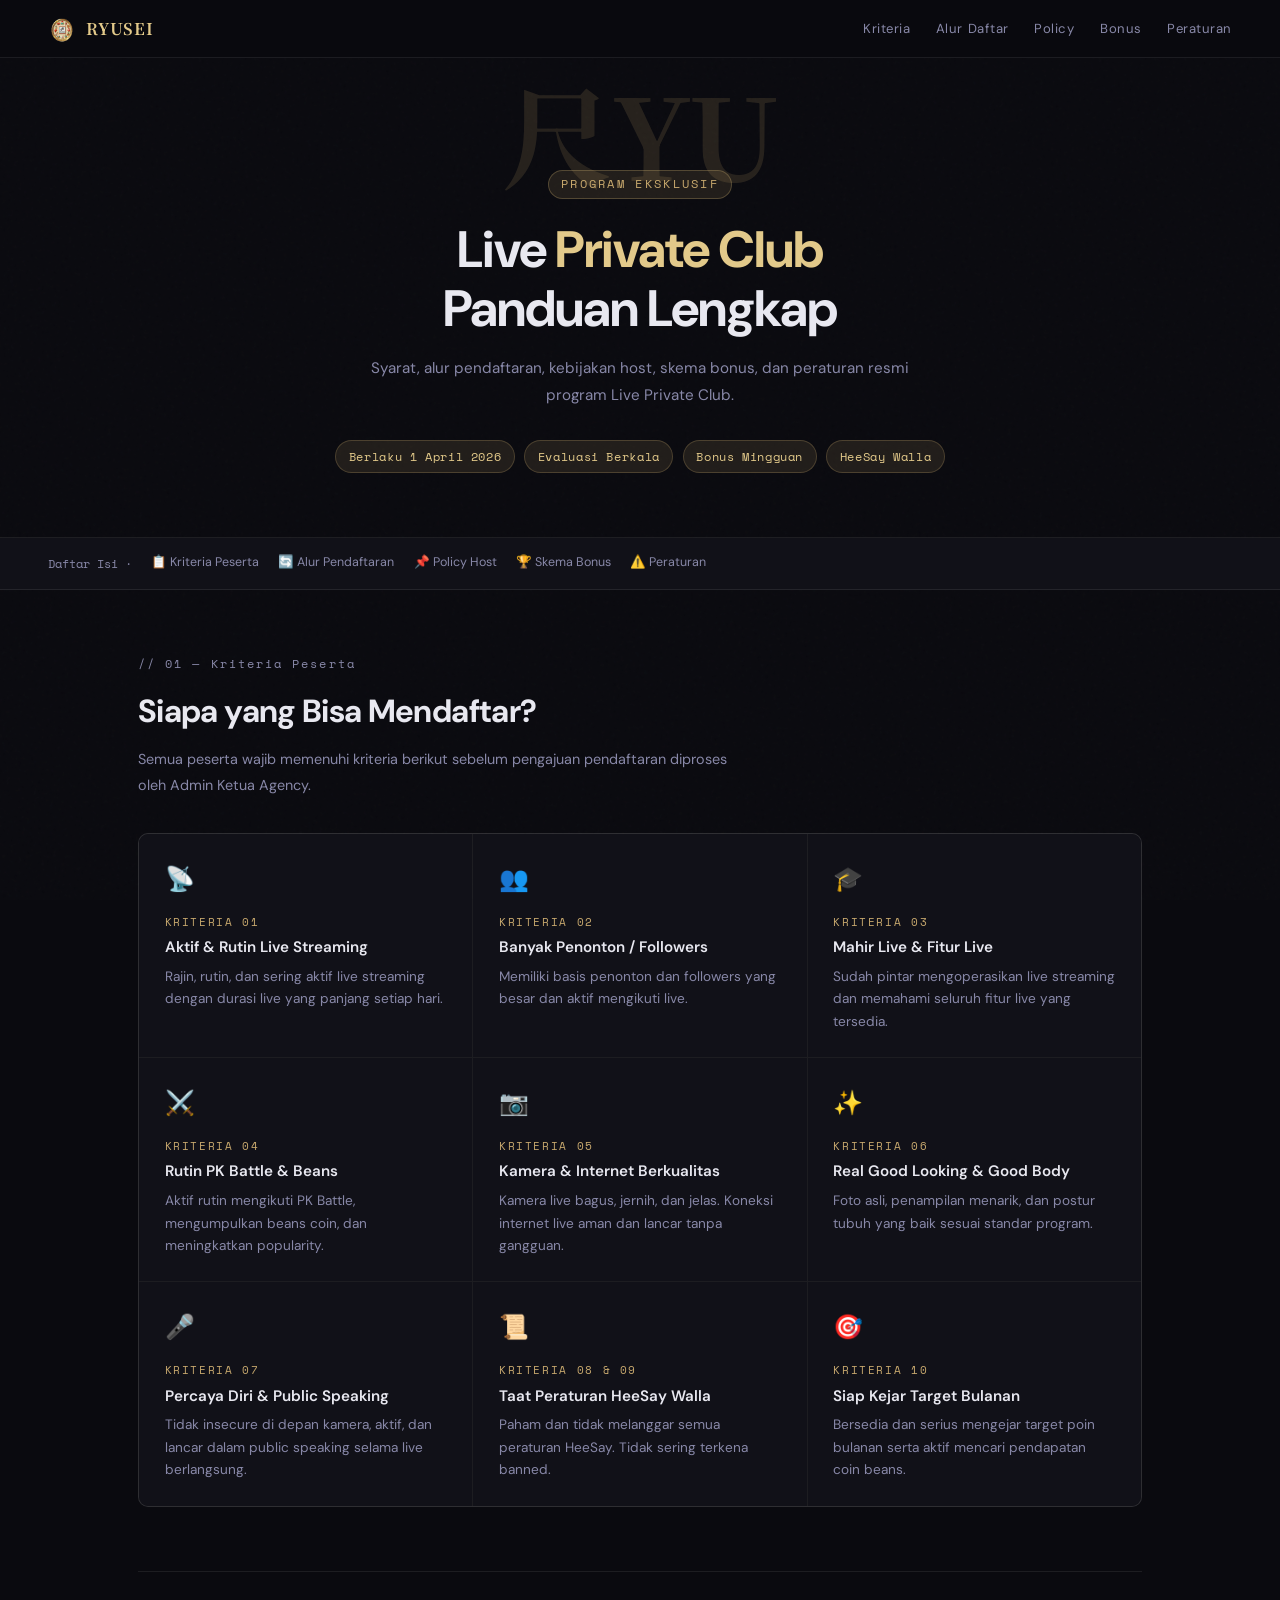
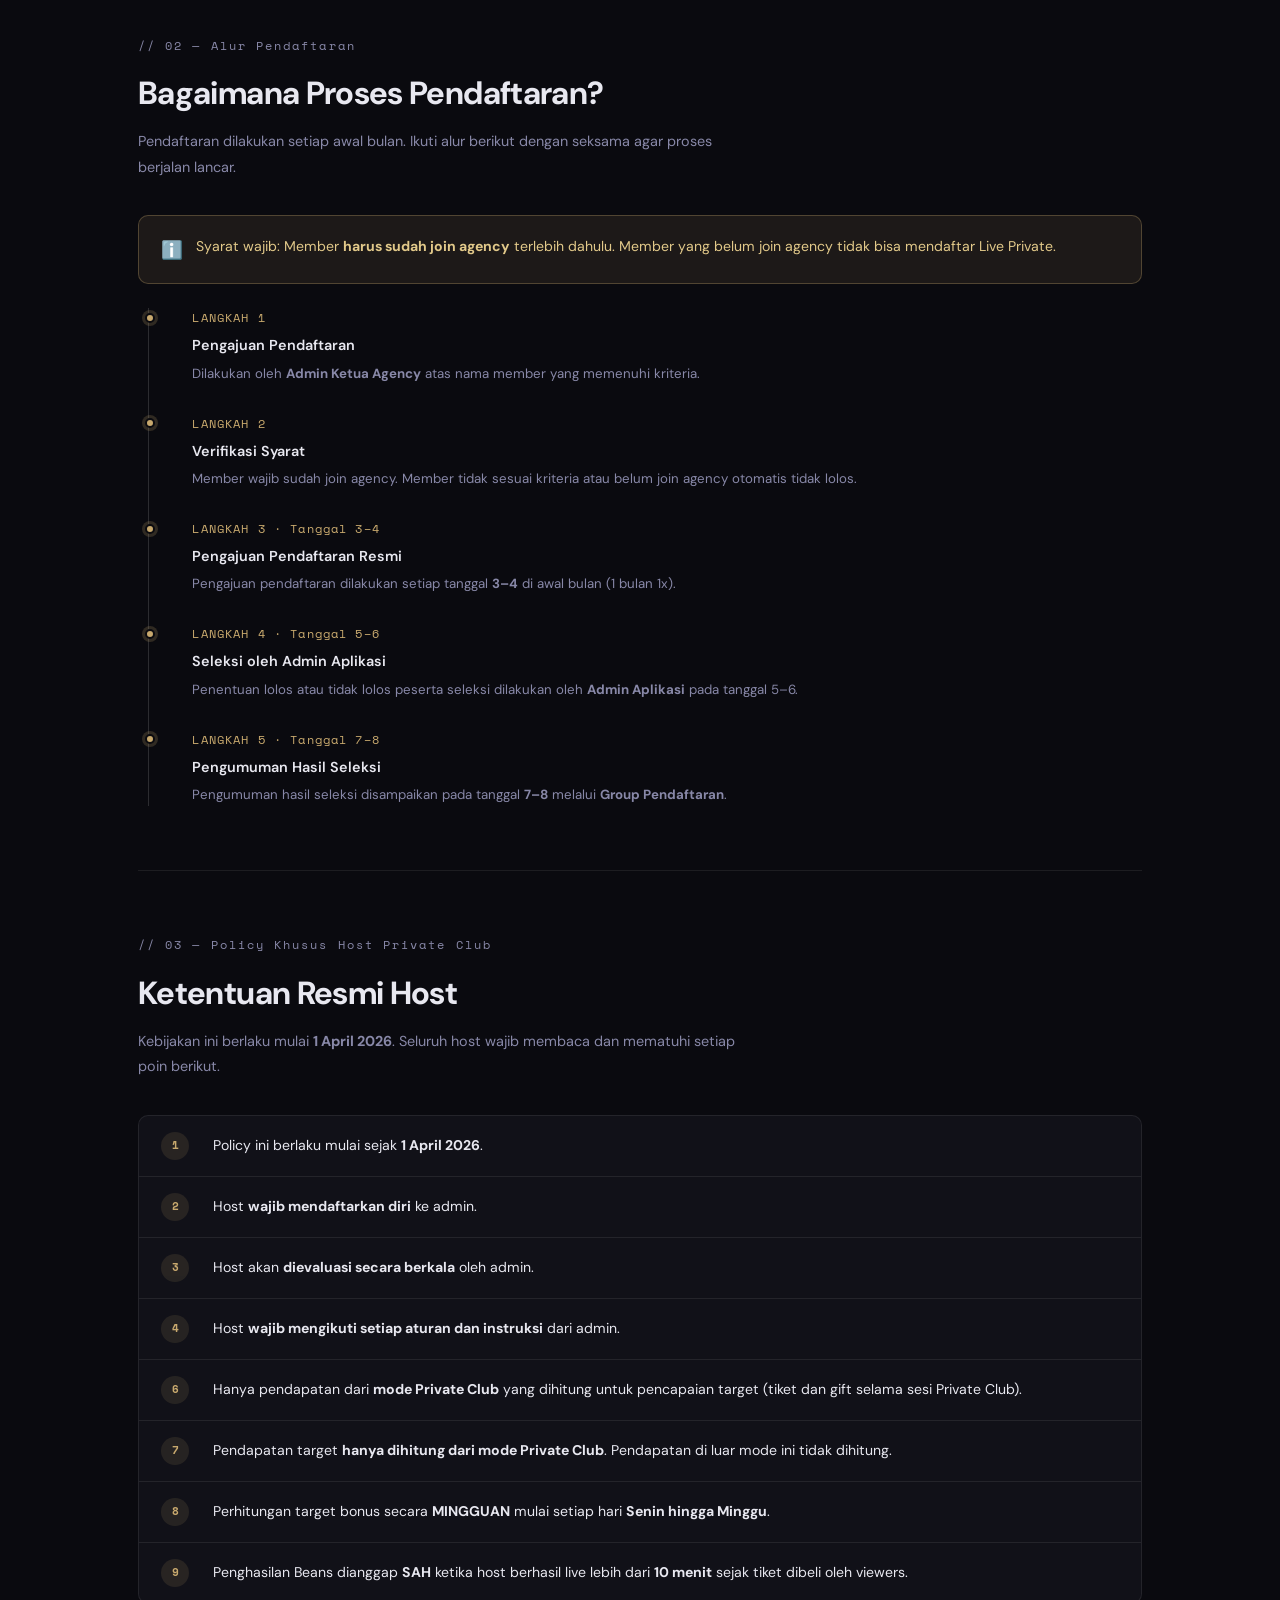
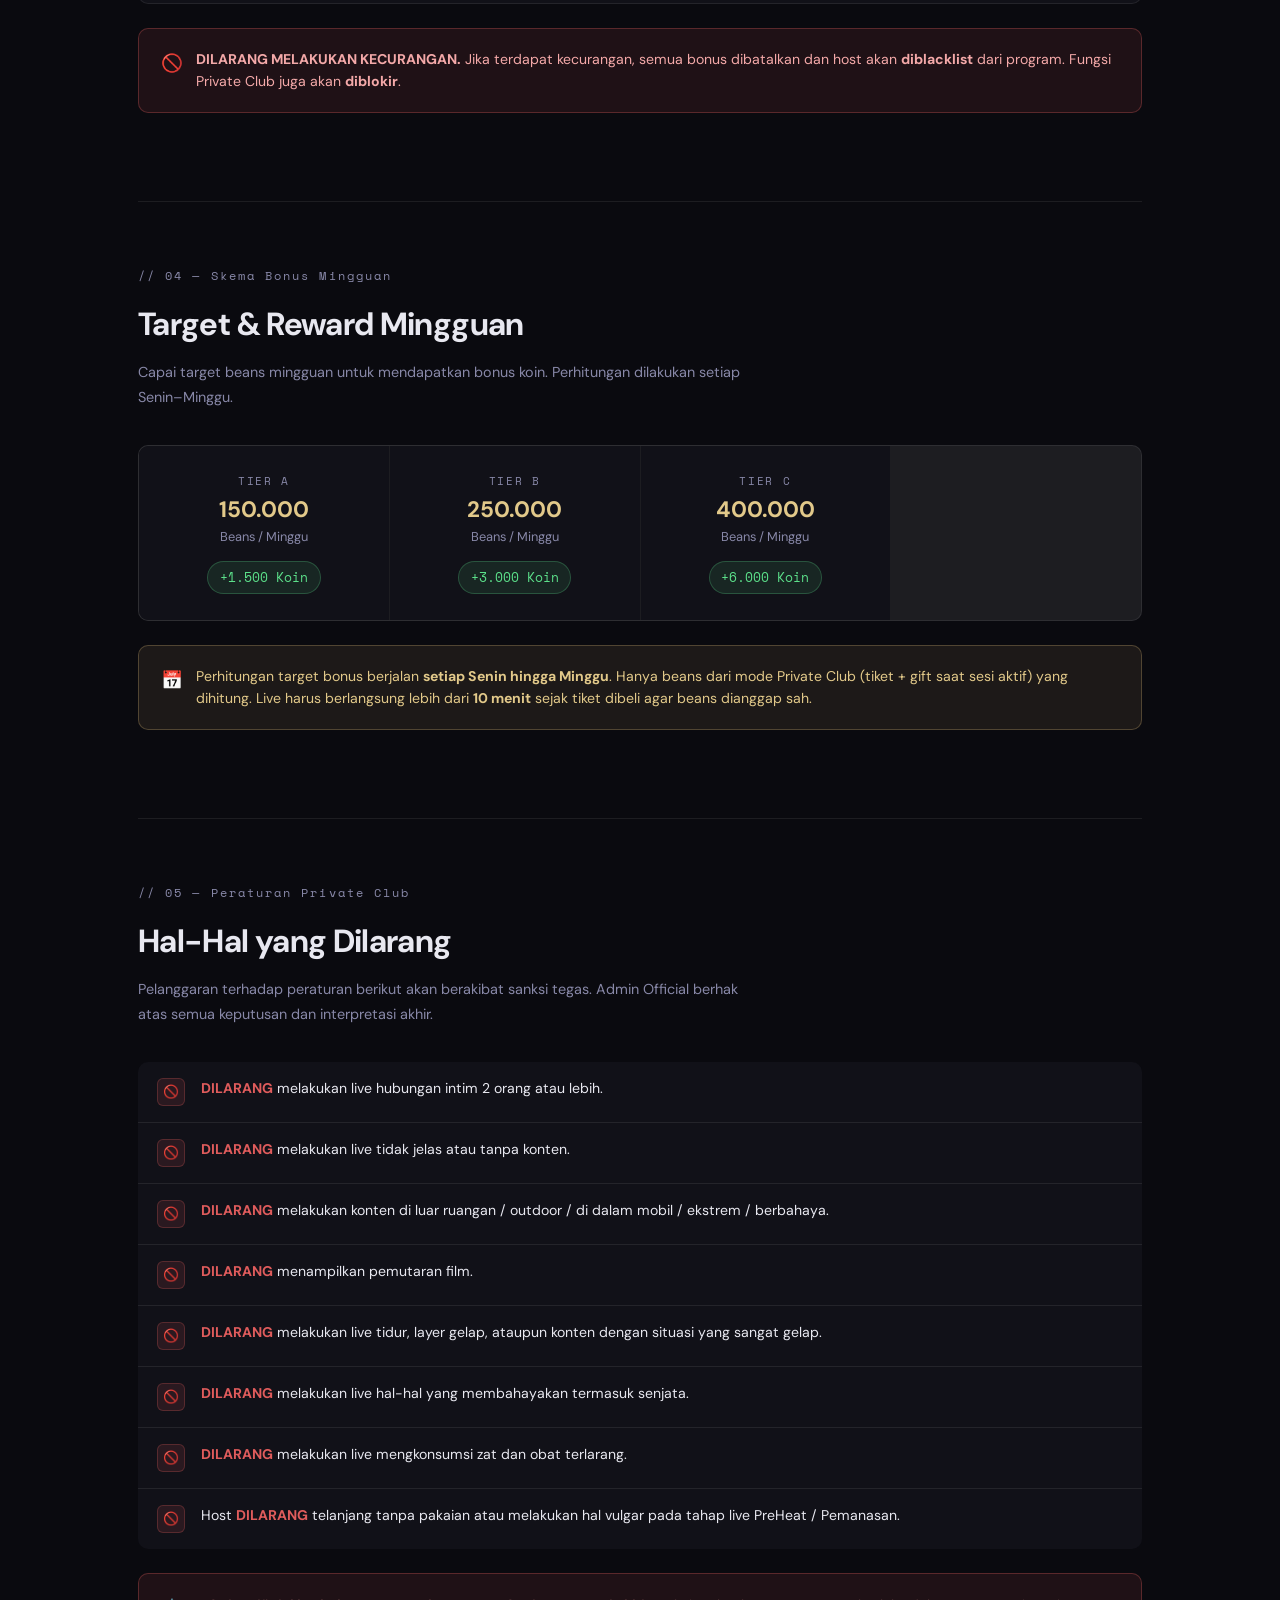
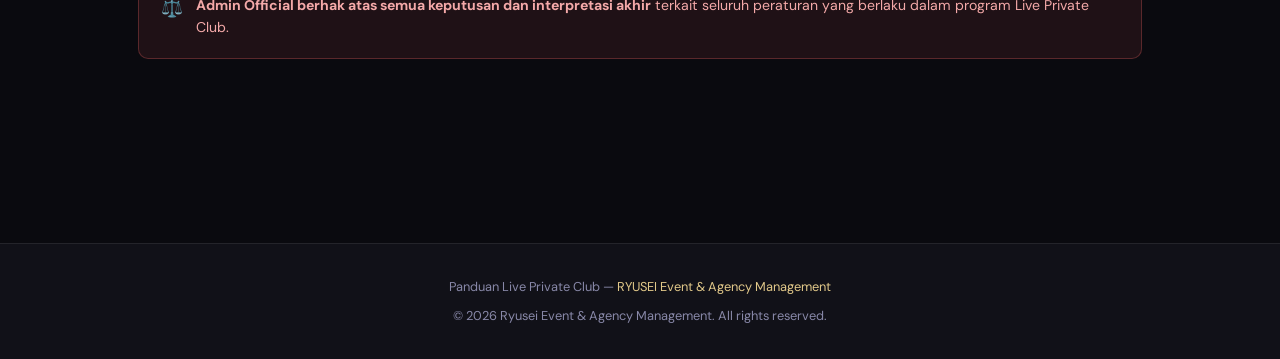
<file: live-private-club.html>
<!DOCTYPE html>
<html lang="id">
<head>
  <meta charset="UTF-8" />
  <meta name="viewport" content="width=device-width, initial-scale=1.0" />
  <title>Live Private Club — Panduan Lengkap</title>
  <link rel="preconnect" href="https://fonts.googleapis.com" />
  <link href="https://fonts.googleapis.com/css2?family=Noto+Serif+JP:wght@400;700&family=Space+Mono:wght@400;700&family=DM+Sans:ital,wght@0,300;0,400;0,500;0,700;1,400&display=swap" rel="stylesheet" />
  <style>
    /* ===== ROOT & RESET ===== */
    *, *::before, *::after { box-sizing: border-box; margin: 0; padding: 0; }

    :root {
      --bg:        #0a0a0f;
      --bg2:       #111118;
      --bg3:       #16161f;
      --border:    rgba(255,255,255,0.08);
      --border2:   rgba(255,255,255,0.14);
      --accent:    #c8a96e;
      --accent2:   #e2c98a;
      --red:       #e05c5c;
      --green:     #5ce08a;
      --text:      #e8e8f0;
      --muted:     #8888a8;
      --tag-bg:    rgba(200,169,110,0.12);
      --radius:    10px;
    }

    html { scroll-behavior: smooth; }

    body {
      background: var(--bg);
      color: var(--text);
      font-family: 'DM Sans', sans-serif;
      font-size: 15px;
      line-height: 1.75;
      min-height: 100vh;
      overflow-x: hidden;
    }

    /* ===== NOISE OVERLAY ===== */
    body::before {
      content: '';
      position: fixed; inset: 0; z-index: 0;
      background-image: url("data:image/svg+xml,%3Csvg viewBox='0 0 256 256' xmlns='http://www.w3.org/2000/svg'%3E%3Cfilter id='noise'%3E%3CfeTurbulence type='fractalNoise' baseFrequency='0.9' numOctaves='4' stitchTiles='stitch'/%3E%3C/filter%3E%3Crect width='100%25' height='100%25' filter='url(%23noise)' opacity='0.04'/%3E%3C/svg%3E");
      pointer-events: none; opacity: .5;
    }

    /* ===== NAV ===== */
    nav {
      position: sticky; top: 0; z-index: 100;
      background: rgba(10,10,15,0.85);
      backdrop-filter: blur(14px);
      border-bottom: 1px solid var(--border);
      padding: 0 clamp(1rem,4vw,3rem);
      display: flex; align-items: center; justify-content: space-between;
      height: 58px;
    }

    .nav-logo {
      font-family: 'Noto Serif JP', serif;
      font-size: 1rem; font-weight: 700;
      color: var(--accent2); letter-spacing: .05em;
      text-decoration: none;
      display: flex; align-items: center; gap: 10px;
    }
    .nav-logo img { width: 28px; height: 28px; border-radius: 6px; }

    .nav-links {
      display: flex; gap: 1.6rem;
      list-style: none;
    }
    .nav-links a {
      color: var(--muted); font-size: .82rem;
      text-decoration: none; letter-spacing: .04em;
      transition: color .2s;
    }
    .nav-links a:hover { color: var(--text); }

    /* ===== HERO ===== */
    .hero {
      position: relative; z-index: 1;
      padding: clamp(3rem,10vw,7rem) clamp(1rem,6vw,4rem) clamp(2rem,6vw,4rem);
      text-align: center;
      border-bottom: 1px solid var(--border);
    }

    .hero-eyebrow {
      display: inline-block;
      font-family: 'Space Mono', monospace;
      font-size: .72rem; letter-spacing: .2em;
      color: var(--accent);
      border: 1px solid rgba(200,169,110,.3);
      padding: .3em 1em; border-radius: 999px;
      margin-bottom: 1.4rem;
      background: var(--tag-bg);
    }

    .hero-jp {
      font-family: 'Noto Serif JP', serif;
      font-size: clamp(3rem, 12vw, 7rem);
      font-weight: 700;
      color: var(--accent);
      line-height: 1;
      letter-spacing: -.02em;
      opacity: .15;
      position: absolute;
      top: 1.2rem; left: 50%;
      transform: translateX(-50%);
      white-space: nowrap;
      pointer-events: none;
      user-select: none;
    }

    .hero h1 {
      font-family: 'DM Sans', sans-serif;
      font-size: clamp(1.8rem, 5vw, 3.2rem);
      font-weight: 700;
      line-height: 1.15;
      letter-spacing: -.02em;
      margin-bottom: 1rem;
      position: relative;
    }

    .hero h1 strong { color: var(--accent2); }

    .hero p {
      color: var(--muted);
      max-width: 560px;
      margin: 0 auto 2rem;
      font-size: .95rem;
      position: relative;
    }

    .badges {
      display: flex; flex-wrap: wrap; justify-content: center; gap: .6rem;
      position: relative;
    }

    .badge {
      background: var(--tag-bg);
      border: 1px solid rgba(200,169,110,.25);
      color: var(--accent2);
      padding: .35em 1em; border-radius: 999px;
      font-size: .78rem; font-family: 'Space Mono', monospace;
      letter-spacing: .05em;
    }

    /* ===== TOC ===== */
    .toc-bar {
      position: relative; z-index: 1;
      background: var(--bg2);
      border-bottom: 1px solid var(--border);
      padding: .9rem clamp(1rem,4vw,3rem);
      display: flex; flex-wrap: wrap; gap: .5rem 1.2rem;
      align-items: center;
    }
    .toc-bar span { color: var(--muted); font-size: .75rem; font-family: 'Space Mono', monospace; }
    .toc-bar a {
      color: var(--muted); font-size: .78rem; text-decoration: none;
      transition: color .2s;
    }
    .toc-bar a:hover { color: var(--accent2); }

    /* ===== MAIN LAYOUT ===== */
    main {
      position: relative; z-index: 1;
      max-width: 1100px;
      margin: 0 auto;
      padding: 0 clamp(1rem,4vw,3rem) 6rem;
    }

    /* ===== SECTION ===== */
    section { padding: clamp(2.5rem,6vw,4rem) 0; border-bottom: 1px solid var(--border); }
    section:last-child { border-bottom: none; }

    .section-tag {
      font-family: 'Space Mono', monospace;
      font-size: .72rem; letter-spacing: .18em;
      color: var(--muted);
      margin-bottom: .6rem;
      display: block;
    }

    .section-title {
      font-size: clamp(1.4rem, 3.5vw, 2rem);
      font-weight: 700;
      letter-spacing: -.02em;
      margin-bottom: .5rem;
    }

    .section-sub {
      color: var(--muted);
      font-size: .9rem;
      margin-bottom: 2.2rem;
      max-width: 620px;
    }

    /* ===== GRID CARDS ===== */
    .grid { display: grid; gap: 1px; background: var(--border); border: 1px solid var(--border); border-radius: var(--radius); overflow: hidden; }
    .grid-2 { grid-template-columns: repeat(auto-fill, minmax(300px, 1fr)); }
    .grid-3 { grid-template-columns: repeat(auto-fill, minmax(240px, 1fr)); }

    .card {
      background: var(--bg2);
      padding: 1.5rem 1.6rem;
      transition: background .2s;
    }
    .card:hover { background: var(--bg3); }

    .card-icon {
      font-size: 1.5rem; margin-bottom: .8rem; display: block;
    }
    .card-num {
      font-family: 'Space Mono', monospace;
      font-size: .68rem; color: var(--accent);
      letter-spacing: .15em;
      display: block; margin-bottom: .4rem;
    }
    .card h3 {
      font-size: .95rem; font-weight: 600;
      margin-bottom: .5rem; line-height: 1.3;
    }
    .card p { color: var(--muted); font-size: .85rem; line-height: 1.65; }

    /* ===== STEP LIST (Alur) ===== */
    .step-list { display: flex; flex-direction: column; gap: 0; }

    .step-item {
      display: grid;
      grid-template-columns: 50px 1fr;
      gap: 1.2rem;
      padding: 1.3rem 0;
      border-bottom: 1px solid var(--border);
      align-items: start;
    }
    .step-item:last-child { border-bottom: none; }

    .step-num {
      width: 38px; height: 38px;
      background: var(--tag-bg);
      border: 1px solid rgba(200,169,110,.3);
      border-radius: 8px;
      display: flex; align-items: center; justify-content: center;
      font-family: 'Space Mono', monospace;
      font-size: .8rem; color: var(--accent); font-weight: 700;
      flex-shrink: 0;
    }

    .step-content h4 { font-size: .92rem; font-weight: 600; margin-bottom: .25rem; }
    .step-content p  { color: var(--muted); font-size: .84rem; }

    /* ===== POLICY TABLE ===== */
    .policy-block {
      background: var(--bg2);
      border: 1px solid var(--border);
      border-radius: var(--radius);
      overflow: hidden;
    }

    .policy-row {
      display: grid;
      grid-template-columns: 2.2rem 1fr;
      gap: 1rem;
      padding: 1rem 1.4rem;
      border-bottom: 1px solid var(--border);
      align-items: center;
      transition: background .2s;
    }
    .policy-row:last-child { border-bottom: none; }
    .policy-row:hover { background: var(--bg3); }

    .policy-dot {
      width: 28px; height: 28px;
      background: var(--tag-bg);
      border-radius: 50%;
      display: flex; align-items: center; justify-content: center;
      font-family: 'Space Mono', monospace;
      font-size: .68rem; color: var(--accent); font-weight: 700;
    }

    .policy-row p { font-size: .88rem; color: var(--text); line-height: 1.5; }

    /* ===== BONUS TABLE ===== */
    .bonus-grid {
      display: grid;
      grid-template-columns: repeat(auto-fill, minmax(200px, 1fr));
      gap: 1px;
      background: var(--border);
      border: 1px solid var(--border);
      border-radius: var(--radius);
      overflow: hidden;
      margin-bottom: 1.5rem;
    }

    .bonus-card {
      background: var(--bg2);
      padding: 1.6rem 1.4rem;
      text-align: center;
      transition: background .2s;
    }
    .bonus-card:hover { background: var(--bg3); }

    .bonus-tier {
      font-family: 'Space Mono', monospace;
      font-size: .68rem; letter-spacing: .15em;
      color: var(--muted); margin-bottom: .5rem;
    }
    .bonus-beans {
      font-size: 1.4rem; font-weight: 700;
      color: var(--accent2); margin-bottom: .3rem;
      line-height: 1;
    }
    .bonus-label { font-size: .8rem; color: var(--muted); margin-bottom: .8rem; }
    .bonus-reward {
      background: rgba(92,224,138,.1);
      border: 1px solid rgba(92,224,138,.25);
      color: var(--green);
      border-radius: 999px; padding: .3em .9em;
      font-size: .82rem; font-family: 'Space Mono', monospace;
      display: inline-block;
    }

    /* ===== BANNED LIST ===== */
    .banned-list { display: flex; flex-direction: column; gap: 0; }

    .banned-item {
      display: flex; align-items: flex-start; gap: 1rem;
      padding: 1rem 1.2rem;
      border-bottom: 1px solid var(--border);
      border-radius: 0;
      background: var(--bg2);
      transition: background .2s;
    }
    .banned-item:first-child { border-radius: var(--radius) var(--radius) 0 0; }
    .banned-item:last-child  { border-radius: 0 0 var(--radius) var(--radius); border-bottom: none; }
    .banned-item:hover { background: rgba(224,92,92,.07); }

    .banned-icon {
      flex-shrink: 0;
      width: 28px; height: 28px;
      background: rgba(224,92,92,.12);
      border: 1px solid rgba(224,92,92,.25);
      border-radius: 6px;
      display: flex; align-items: center; justify-content: center;
      font-size: .8rem;
    }

    .banned-item p { font-size: .88rem; line-height: 1.55; }
    .banned-item p strong { color: var(--red); }

    /* ===== ALERT BOX ===== */
    .alert {
      border-radius: var(--radius);
      padding: 1.2rem 1.4rem;
      font-size: .88rem;
      margin-bottom: 1.5rem;
      display: flex; align-items: flex-start; gap: .8rem;
      line-height: 1.6;
    }
    .alert-warn {
      background: rgba(224,92,92,.1);
      border: 1px solid rgba(224,92,92,.3);
      color: #f4a9a9;
    }
    .alert-info {
      background: rgba(200,169,110,.1);
      border: 1px solid rgba(200,169,110,.3);
      color: var(--accent2);
    }
    .alert-icon { font-size: 1.1rem; flex-shrink: 0; margin-top: .05rem; }

    /* ===== TIMELINE ===== */
    .timeline { display: flex; flex-direction: column; gap: 0; position: relative; padding-left: 2.2rem; }
    .timeline::before {
      content: '';
      position: absolute; left: 10px; top: 0; bottom: 0; width: 1px;
      background: var(--border2);
    }

    .tl-item {
      position: relative; padding: 0 0 1.8rem 1.2rem;
    }
    .tl-item:last-child { padding-bottom: 0; }

    .tl-dot {
      position: absolute; left: -1.75rem; top: .3rem;
      width: 10px; height: 10px; border-radius: 50%;
      background: var(--accent);
      border: 2px solid var(--bg);
      box-shadow: 0 0 0 3px rgba(200,169,110,.2);
    }

    .tl-date {
      font-family: 'Space Mono', monospace;
      font-size: .72rem; color: var(--accent);
      letter-spacing: .1em; margin-bottom: .3rem;
      display: block;
    }
    .tl-item h4 { font-size: .9rem; font-weight: 600; margin-bottom: .2rem; }
    .tl-item p  { font-size: .83rem; color: var(--muted); }

    /* ===== FOOTER ===== */
    footer {
      position: relative; z-index: 1;
      border-top: 1px solid var(--border);
      background: var(--bg2);
      padding: 2rem clamp(1rem,4vw,3rem);
      text-align: center;
      color: var(--muted);
      font-size: .8rem;
    }
    footer a { color: var(--accent2); text-decoration: none; }

    /* ===== RESPONSIVE ===== */
    @media (max-width: 600px) {
      .nav-links { display: none; }
      .grid-2, .grid-3 { grid-template-columns: 1fr; }
      .bonus-grid { grid-template-columns: 1fr; }
    }

    /* ===== ANIMATIONS ===== */
    @keyframes fadeUp {
      from { opacity: 0; transform: translateY(18px); }
      to   { opacity: 1; transform: translateY(0); }
    }
    .hero h1, .hero p, .hero .badges, .hero-eyebrow {
      animation: fadeUp .6s both;
    }
    .hero-eyebrow { animation-delay: .05s; }
    .hero h1      { animation-delay: .15s; }
    .hero p       { animation-delay: .25s; }
    .hero .badges { animation-delay: .35s; }
  </style>
</head>
<body>

<!-- NAV -->
<nav>
  <a class="nav-logo" href="#">
    <img src="https://ryuseimanajemen.github.io/ryusei/assets/fav/apple-touch-icon.png" alt="Logo" />
    RYUSEI
  </a>
  <ul class="nav-links">
    <li><a href="#kriteria">Kriteria</a></li>
    <li><a href="#alur">Alur Daftar</a></li>
    <li><a href="#policy">Policy</a></li>
    <li><a href="#bonus">Bonus</a></li>
    <li><a href="#peraturan">Peraturan</a></li>
  </ul>
</nav>

<!-- HERO -->
<header class="hero">
  <div class="hero-jp">尺YU</div>
  <div class="hero-eyebrow">PROGRAM EKSKLUSIF</div>
  <h1>Live <strong>Private Club</strong><br/>Panduan Lengkap</h1>
  <p>Syarat, alur pendaftaran, kebijakan host, skema bonus, dan peraturan resmi program Live Private Club.</p>
  <div class="badges">
    <span class="badge">Berlaku 1 April 2026</span>
    <span class="badge">Evaluasi Berkala</span>
    <span class="badge">Bonus Mingguan</span>
    <span class="badge">HeeSay Walla</span>
  </div>
</header>

<!-- TOC -->
<div class="toc-bar">
  <span>Daftar Isi ·</span>
  <a href="#kriteria">📋 Kriteria Peserta</a>
  <a href="#alur">🔄 Alur Pendaftaran</a>
  <a href="#policy">📌 Policy Host</a>
  <a href="#bonus">🏆 Skema Bonus</a>
  <a href="#peraturan">⚠️ Peraturan</a>
</div>

<main>

  <!-- SECTION 01 — KRITERIA -->
  <section id="kriteria">
    <span class="section-tag">// 01 — Kriteria Peserta</span>
    <h2 class="section-title">Siapa yang Bisa Mendaftar?</h2>
    <p class="section-sub">Semua peserta wajib memenuhi kriteria berikut sebelum pengajuan pendaftaran diproses oleh Admin Ketua Agency.</p>

    <div class="grid grid-2">
      <div class="card">
        <span class="card-icon">📡</span>
        <span class="card-num">KRITERIA 01</span>
        <h3>Aktif & Rutin Live Streaming</h3>
        <p>Rajin, rutin, dan sering aktif live streaming dengan durasi live yang panjang setiap hari.</p>
      </div>
      <div class="card">
        <span class="card-icon">👥</span>
        <span class="card-num">KRITERIA 02</span>
        <h3>Banyak Penonton / Followers</h3>
        <p>Memiliki basis penonton dan followers yang besar dan aktif mengikuti live.</p>
      </div>
      <div class="card">
        <span class="card-icon">🎓</span>
        <span class="card-num">KRITERIA 03</span>
        <h3>Mahir Live & Fitur Live</h3>
        <p>Sudah pintar mengoperasikan live streaming dan memahami seluruh fitur live yang tersedia.</p>
      </div>
      <div class="card">
        <span class="card-icon">⚔️</span>
        <span class="card-num">KRITERIA 04</span>
        <h3>Rutin PK Battle & Beans</h3>
        <p>Aktif rutin mengikuti PK Battle, mengumpulkan beans coin, dan meningkatkan popularity.</p>
      </div>
      <div class="card">
        <span class="card-icon">📷</span>
        <span class="card-num">KRITERIA 05</span>
        <h3>Kamera & Internet Berkualitas</h3>
        <p>Kamera live bagus, jernih, dan jelas. Koneksi internet live aman dan lancar tanpa gangguan.</p>
      </div>
      <div class="card">
        <span class="card-icon">✨</span>
        <span class="card-num">KRITERIA 06</span>
        <h3>Real Good Looking & Good Body</h3>
        <p>Foto asli, penampilan menarik, dan postur tubuh yang baik sesuai standar program.</p>
      </div>
      <div class="card">
        <span class="card-icon">🎤</span>
        <span class="card-num">KRITERIA 07</span>
        <h3>Percaya Diri & Public Speaking</h3>
        <p>Tidak insecure di depan kamera, aktif, dan lancar dalam public speaking selama live berlangsung.</p>
      </div>
      <div class="card">
        <span class="card-icon">📜</span>
        <span class="card-num">KRITERIA 08 & 09</span>
        <h3>Taat Peraturan HeeSay Walla</h3>
        <p>Paham dan tidak melanggar semua peraturan HeeSay. Tidak sering terkena banned.</p>
      </div>
      <div class="card">
        <span class="card-icon">🎯</span>
        <span class="card-num">KRITERIA 10</span>
        <h3>Siap Kejar Target Bulanan</h3>
        <p>Bersedia dan serius mengejar target poin bulanan serta aktif mencari pendapatan coin beans.</p>
      </div>
    </div>
  </section>

  <!-- SECTION 02 — ALUR -->
  <section id="alur">
    <span class="section-tag">// 02 — Alur Pendaftaran</span>
    <h2 class="section-title">Bagaimana Proses Pendaftaran?</h2>
    <p class="section-sub">Pendaftaran dilakukan setiap awal bulan. Ikuti alur berikut dengan seksama agar proses berjalan lancar.</p>

    <div class="alert alert-info">
      <span class="alert-icon">ℹ️</span>
      <span>Syarat wajib: Member <strong>harus sudah join agency</strong> terlebih dahulu. Member yang belum join agency tidak bisa mendaftar Live Private.</span>
    </div>

    <div class="timeline">
      <div class="tl-item">
        <div class="tl-dot"></div>
        <span class="tl-date">LANGKAH 1</span>
        <h4>Pengajuan Pendaftaran</h4>
        <p>Dilakukan oleh <strong>Admin Ketua Agency</strong> atas nama member yang memenuhi kriteria.</p>
      </div>
      <div class="tl-item">
        <div class="tl-dot"></div>
        <span class="tl-date">LANGKAH 2</span>
        <h4>Verifikasi Syarat</h4>
        <p>Member wajib sudah join agency. Member tidak sesuai kriteria atau belum join agency otomatis tidak lolos.</p>
      </div>
      <div class="tl-item">
        <div class="tl-dot"></div>
        <span class="tl-date">LANGKAH 3 · Tanggal 3–4</span>
        <h4>Pengajuan Pendaftaran Resmi</h4>
        <p>Pengajuan pendaftaran dilakukan setiap tanggal <strong>3–4</strong> di awal bulan (1 bulan 1x).</p>
      </div>
      <div class="tl-item">
        <div class="tl-dot"></div>
        <span class="tl-date">LANGKAH 4 · Tanggal 5–6</span>
        <h4>Seleksi oleh Admin Aplikasi</h4>
        <p>Penentuan lolos atau tidak lolos peserta seleksi dilakukan oleh <strong>Admin Aplikasi</strong> pada tanggal 5–6.</p>
      </div>
      <div class="tl-item">
        <div class="tl-dot"></div>
        <span class="tl-date">LANGKAH 5 · Tanggal 7–8</span>
        <h4>Pengumuman Hasil Seleksi</h4>
        <p>Pengumuman hasil seleksi disampaikan pada tanggal <strong>7–8</strong> melalui <strong>Group Pendaftaran</strong>.</p>
      </div>
    </div>
  </section>

  <!-- SECTION 03 — POLICY -->
  <section id="policy">
    <span class="section-tag">// 03 — Policy Khusus Host Private Club</span>
    <h2 class="section-title">Ketentuan Resmi Host</h2>
    <p class="section-sub">Kebijakan ini berlaku mulai <strong>1 April 2026</strong>. Seluruh host wajib membaca dan mematuhi setiap poin berikut.</p>

    <div class="policy-block" style="margin-bottom: 1.5rem;">
      <div class="policy-row">
        <div class="policy-dot">1</div>
        <p>Policy ini berlaku mulai sejak <strong>1 April 2026</strong>.</p>
      </div>
      <div class="policy-row">
        <div class="policy-dot">2</div>
        <p>Host <strong>wajib mendaftarkan diri</strong> ke admin.</p>
      </div>
      <div class="policy-row">
        <div class="policy-dot">3</div>
        <p>Host akan <strong>dievaluasi secara berkala</strong> oleh admin.</p>
      </div>
      <div class="policy-row">
        <div class="policy-dot">4</div>
        <p>Host <strong>wajib mengikuti setiap aturan dan instruksi</strong> dari admin.</p>
      </div>
      <div class="policy-row">
        <div class="policy-dot">6</div>
        <p>Hanya pendapatan dari <strong>mode Private Club</strong> yang dihitung untuk pencapaian target (tiket dan gift selama sesi Private Club).</p>
      </div>
      <div class="policy-row">
        <div class="policy-dot">7</div>
        <p>Pendapatan target <strong>hanya dihitung dari mode Private Club</strong>. Pendapatan di luar mode ini tidak dihitung.</p>
      </div>
      <div class="policy-row">
        <div class="policy-dot">8</div>
        <p>Perhitungan target bonus secara <strong>MINGGUAN</strong> mulai setiap hari <strong>Senin hingga Minggu</strong>.</p>
      </div>
      <div class="policy-row">
        <div class="policy-dot">9</div>
        <p>Penghasilan Beans dianggap <strong>SAH</strong> ketika host berhasil live lebih dari <strong>10 menit</strong> sejak tiket dibeli oleh viewers.</p>
      </div>
    </div>

    <div class="alert alert-warn">
      <span class="alert-icon">🚫</span>
      <span><strong>DILARANG MELAKUKAN KECURANGAN.</strong> Jika terdapat kecurangan, semua bonus dibatalkan dan host akan <strong>diblacklist</strong> dari program. Fungsi Private Club juga akan <strong>diblokir</strong>.</span>
    </div>
  </section>

  <!-- SECTION 04 — BONUS -->
  <section id="bonus">
    <span class="section-tag">// 04 — Skema Bonus Mingguan</span>
    <h2 class="section-title">Target & Reward Mingguan</h2>
    <p class="section-sub">Capai target beans mingguan untuk mendapatkan bonus koin. Perhitungan dilakukan setiap Senin–Minggu.</p>

    <div class="bonus-grid">
      <div class="bonus-card">
        <div class="bonus-tier">TIER A</div>
        <div class="bonus-beans">150.000</div>
        <div class="bonus-label">Beans / Minggu</div>
        <span class="bonus-reward">+1.500 Koin</span>
      </div>
      <div class="bonus-card">
        <div class="bonus-tier">TIER B</div>
        <div class="bonus-beans">250.000</div>
        <div class="bonus-label">Beans / Minggu</div>
        <span class="bonus-reward">+3.000 Koin</span>
      </div>
      <div class="bonus-card">
        <div class="bonus-tier">TIER C</div>
        <div class="bonus-beans">400.000</div>
        <div class="bonus-label">Beans / Minggu</div>
        <span class="bonus-reward">+6.000 Koin</span>
      </div>
    </div>

    <div class="alert alert-info">
      <span class="alert-icon">📅</span>
      <span>Perhitungan target bonus berjalan <strong>setiap Senin hingga Minggu</strong>. Hanya beans dari mode Private Club (tiket + gift saat sesi aktif) yang dihitung. Live harus berlangsung lebih dari <strong>10 menit</strong> sejak tiket dibeli agar beans dianggap sah.</span>
    </div>
  </section>

  <!-- SECTION 05 — PERATURAN -->
  <section id="peraturan">
    <span class="section-tag">// 05 — Peraturan Private Club</span>
    <h2 class="section-title">Hal-Hal yang Dilarang</h2>
    <p class="section-sub">Pelanggaran terhadap peraturan berikut akan berakibat sanksi tegas. Admin Official berhak atas semua keputusan dan interpretasi akhir.</p>

    <div class="banned-list">
      <div class="banned-item">
        <div class="banned-icon">🚫</div>
        <p><strong>DILARANG</strong> melakukan live hubungan intim 2 orang atau lebih.</p>
      </div>
      <div class="banned-item">
        <div class="banned-icon">🚫</div>
        <p><strong>DILARANG</strong> melakukan live tidak jelas atau tanpa konten.</p>
      </div>
      <div class="banned-item">
        <div class="banned-icon">🚫</div>
        <p><strong>DILARANG</strong> melakukan konten di luar ruangan / outdoor / di dalam mobil / ekstrem / berbahaya.</p>
      </div>
      <div class="banned-item">
        <div class="banned-icon">🚫</div>
        <p><strong>DILARANG</strong> menampilkan pemutaran film.</p>
      </div>
      <div class="banned-item">
        <div class="banned-icon">🚫</div>
        <p><strong>DILARANG</strong> melakukan live tidur, layer gelap, ataupun konten dengan situasi yang sangat gelap.</p>
      </div>
      <div class="banned-item">
        <div class="banned-icon">🚫</div>
        <p><strong>DILARANG</strong> melakukan live hal-hal yang membahayakan termasuk senjata.</p>
      </div>
      <div class="banned-item">
        <div class="banned-icon">🚫</div>
        <p><strong>DILARANG</strong> melakukan live mengkonsumsi zat dan obat terlarang.</p>
      </div>
      <div class="banned-item">
        <div class="banned-icon">🚫</div>
        <p>Host <strong>DILARANG</strong> telanjang tanpa pakaian atau melakukan hal vulgar pada tahap live PreHeat / Pemanasan.</p>
      </div>
    </div>

    <div class="alert alert-warn" style="margin-top: 1.5rem;">
      <span class="alert-icon">⚖️</span>
      <span><strong>Admin Official berhak atas semua keputusan dan interpretasi akhir</strong> terkait seluruh peraturan yang berlaku dalam program Live Private Club.</span>
    </div>
  </section>

</main>

<!-- FOOTER -->
<footer>
  <p>Panduan Live Private Club — <a href="https://ryuseimanajemen.github.io/ryusei/">RYUSEI Event & Agency Management</a></p>
  <p style="margin-top:.4rem;">© 2026 Ryusei Event & Agency Management. All rights reserved.</p>
</footer>

</body>
</html>
</file>
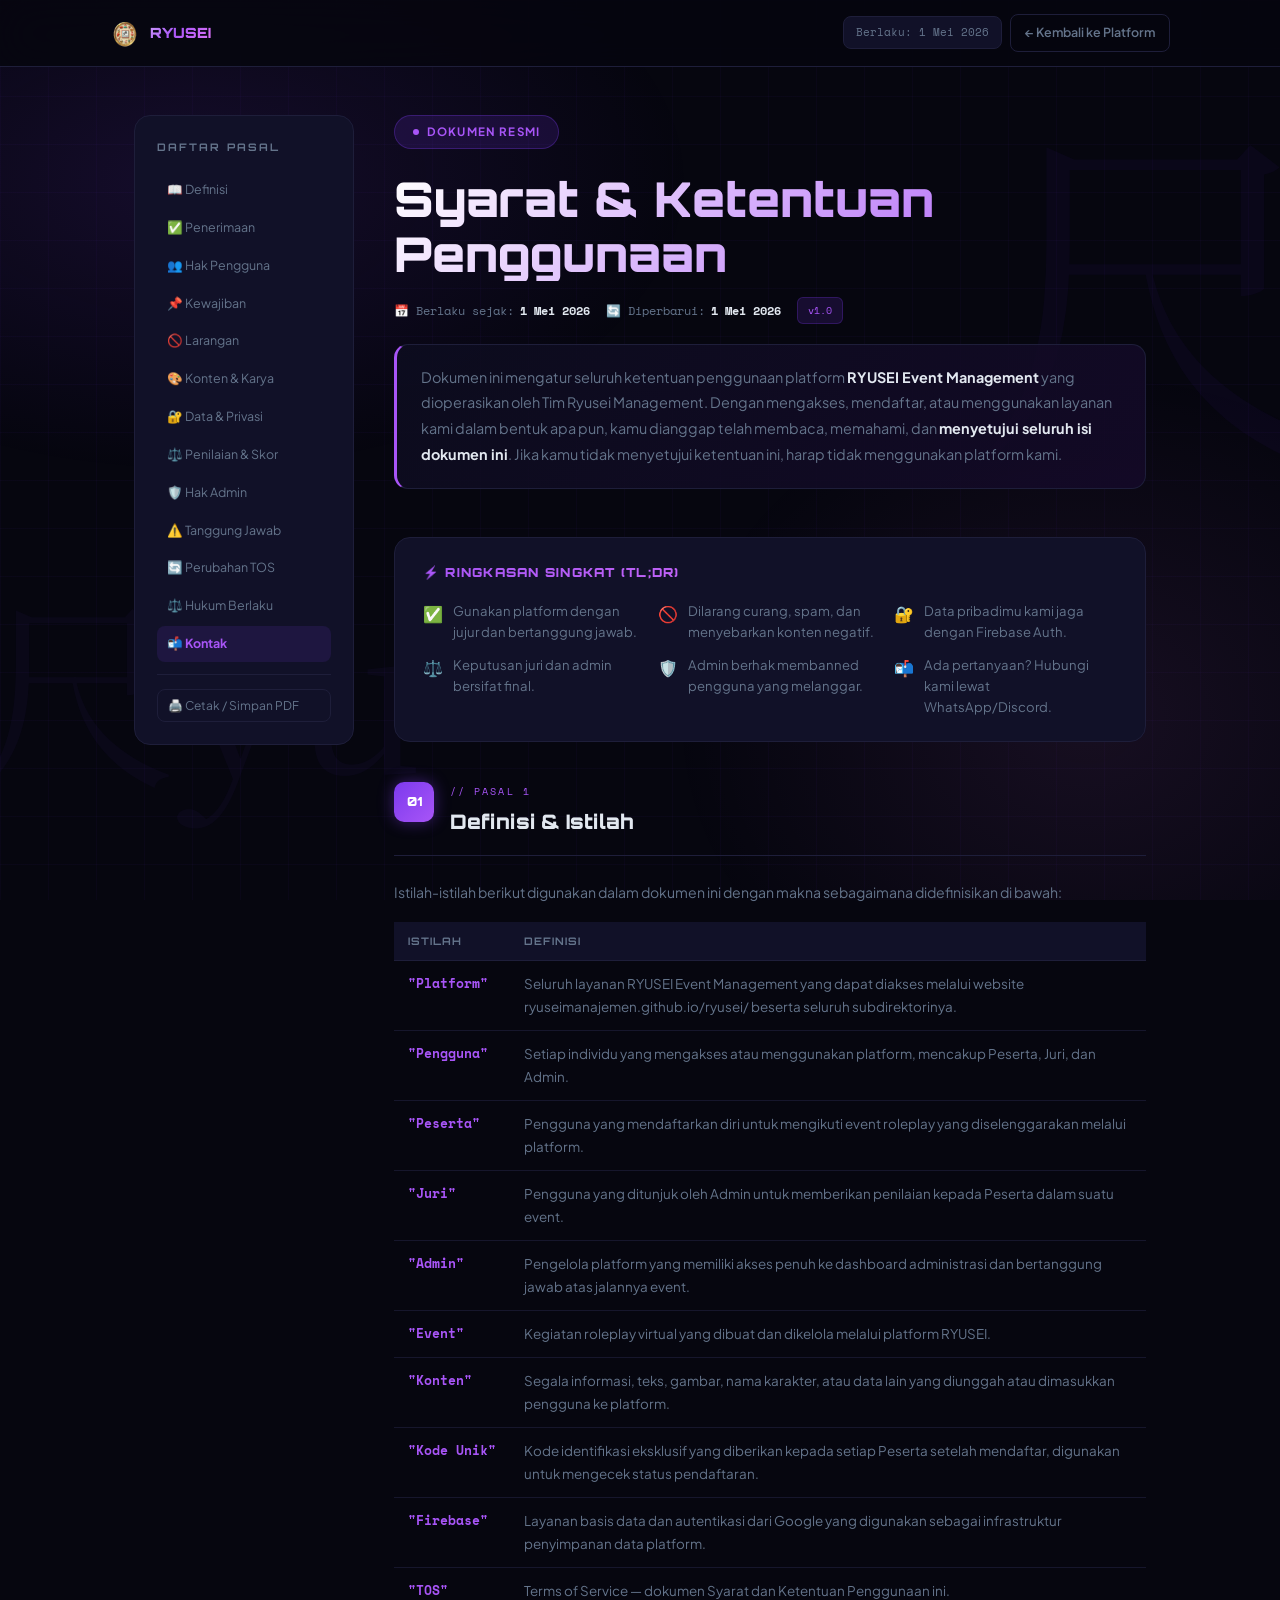
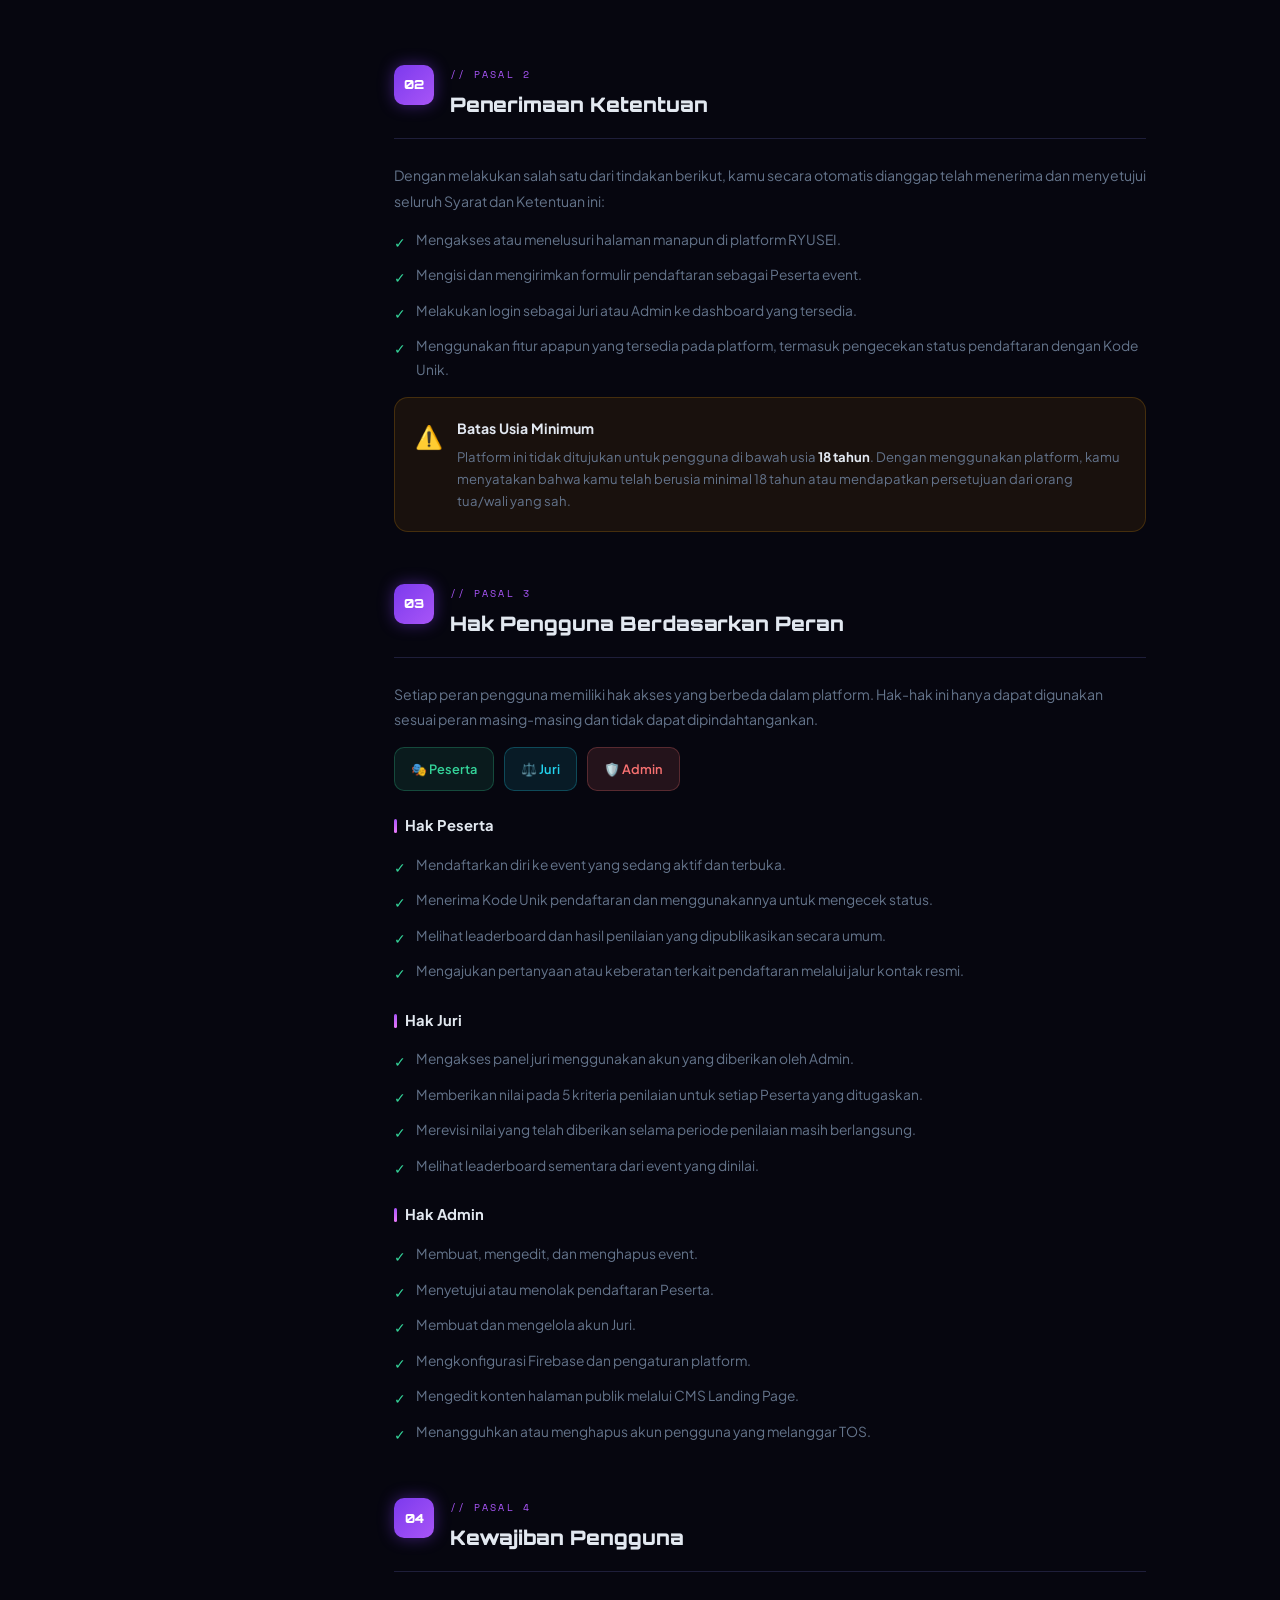
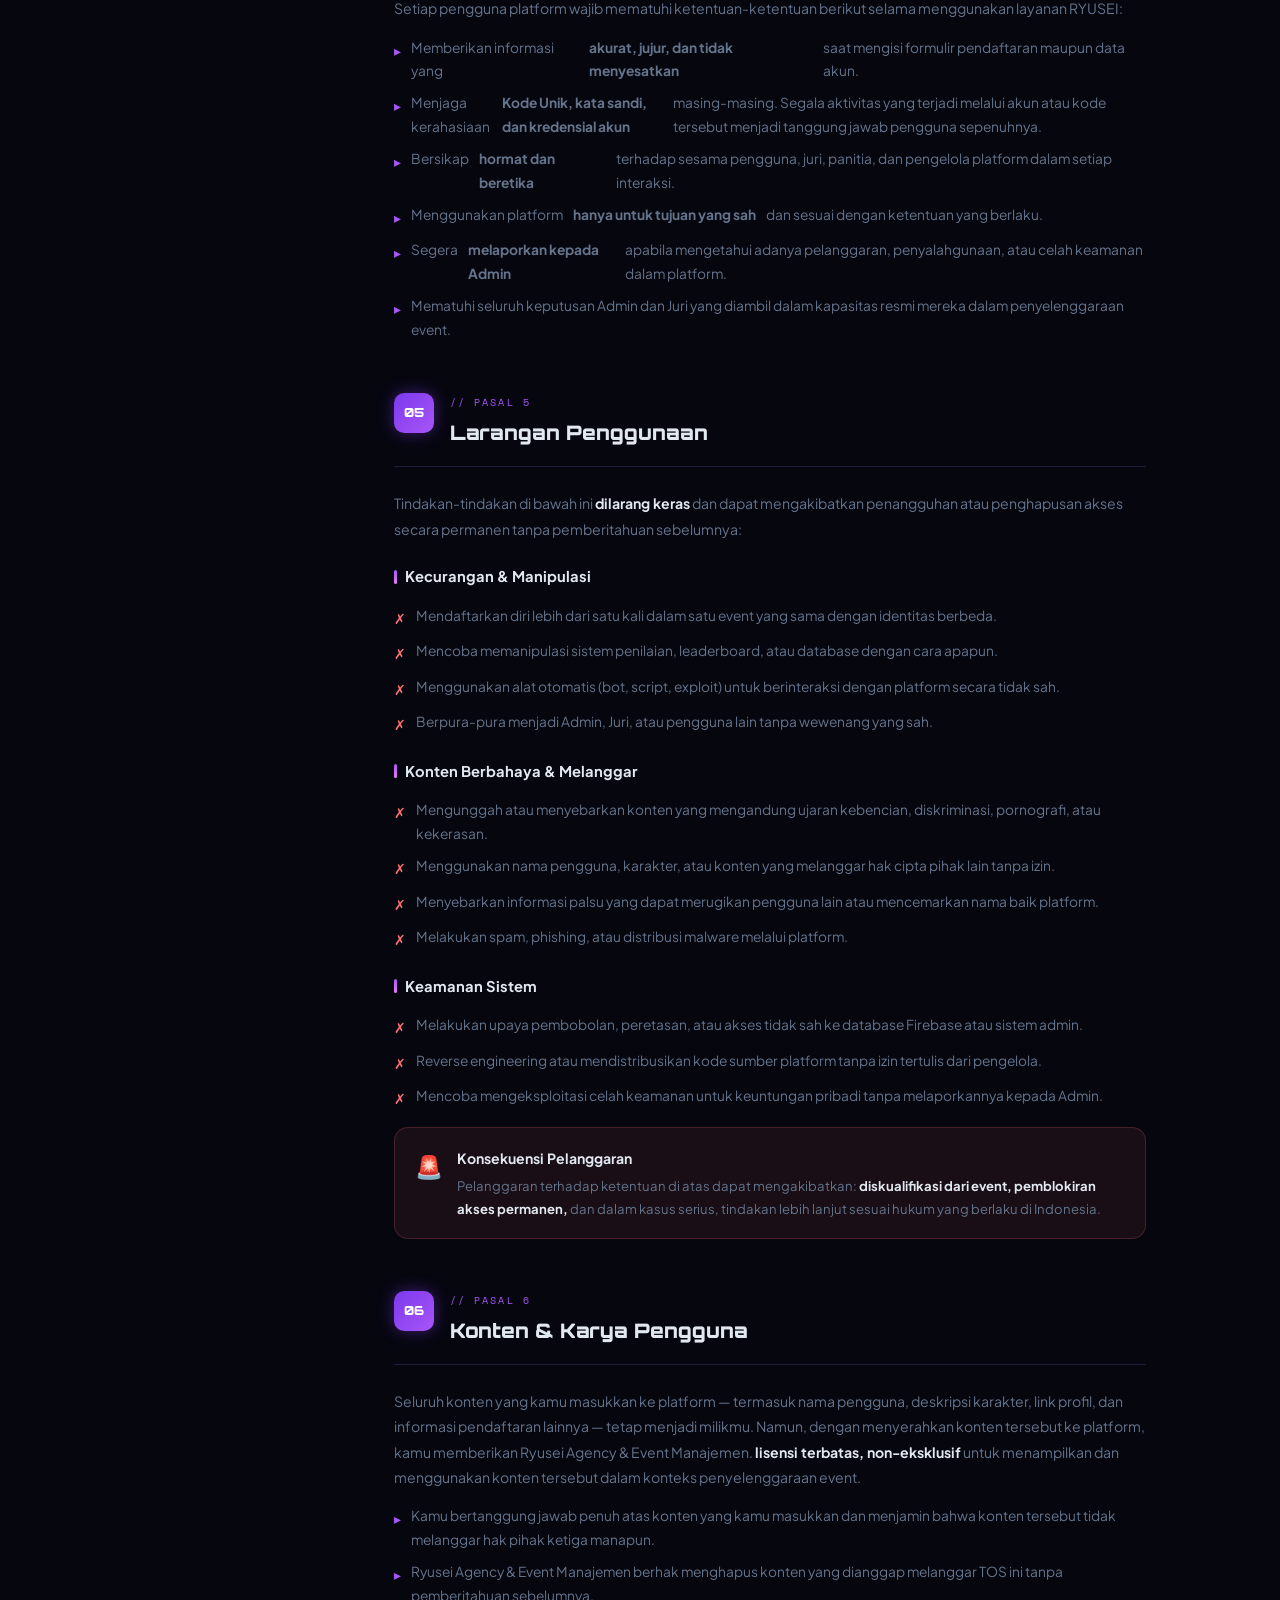
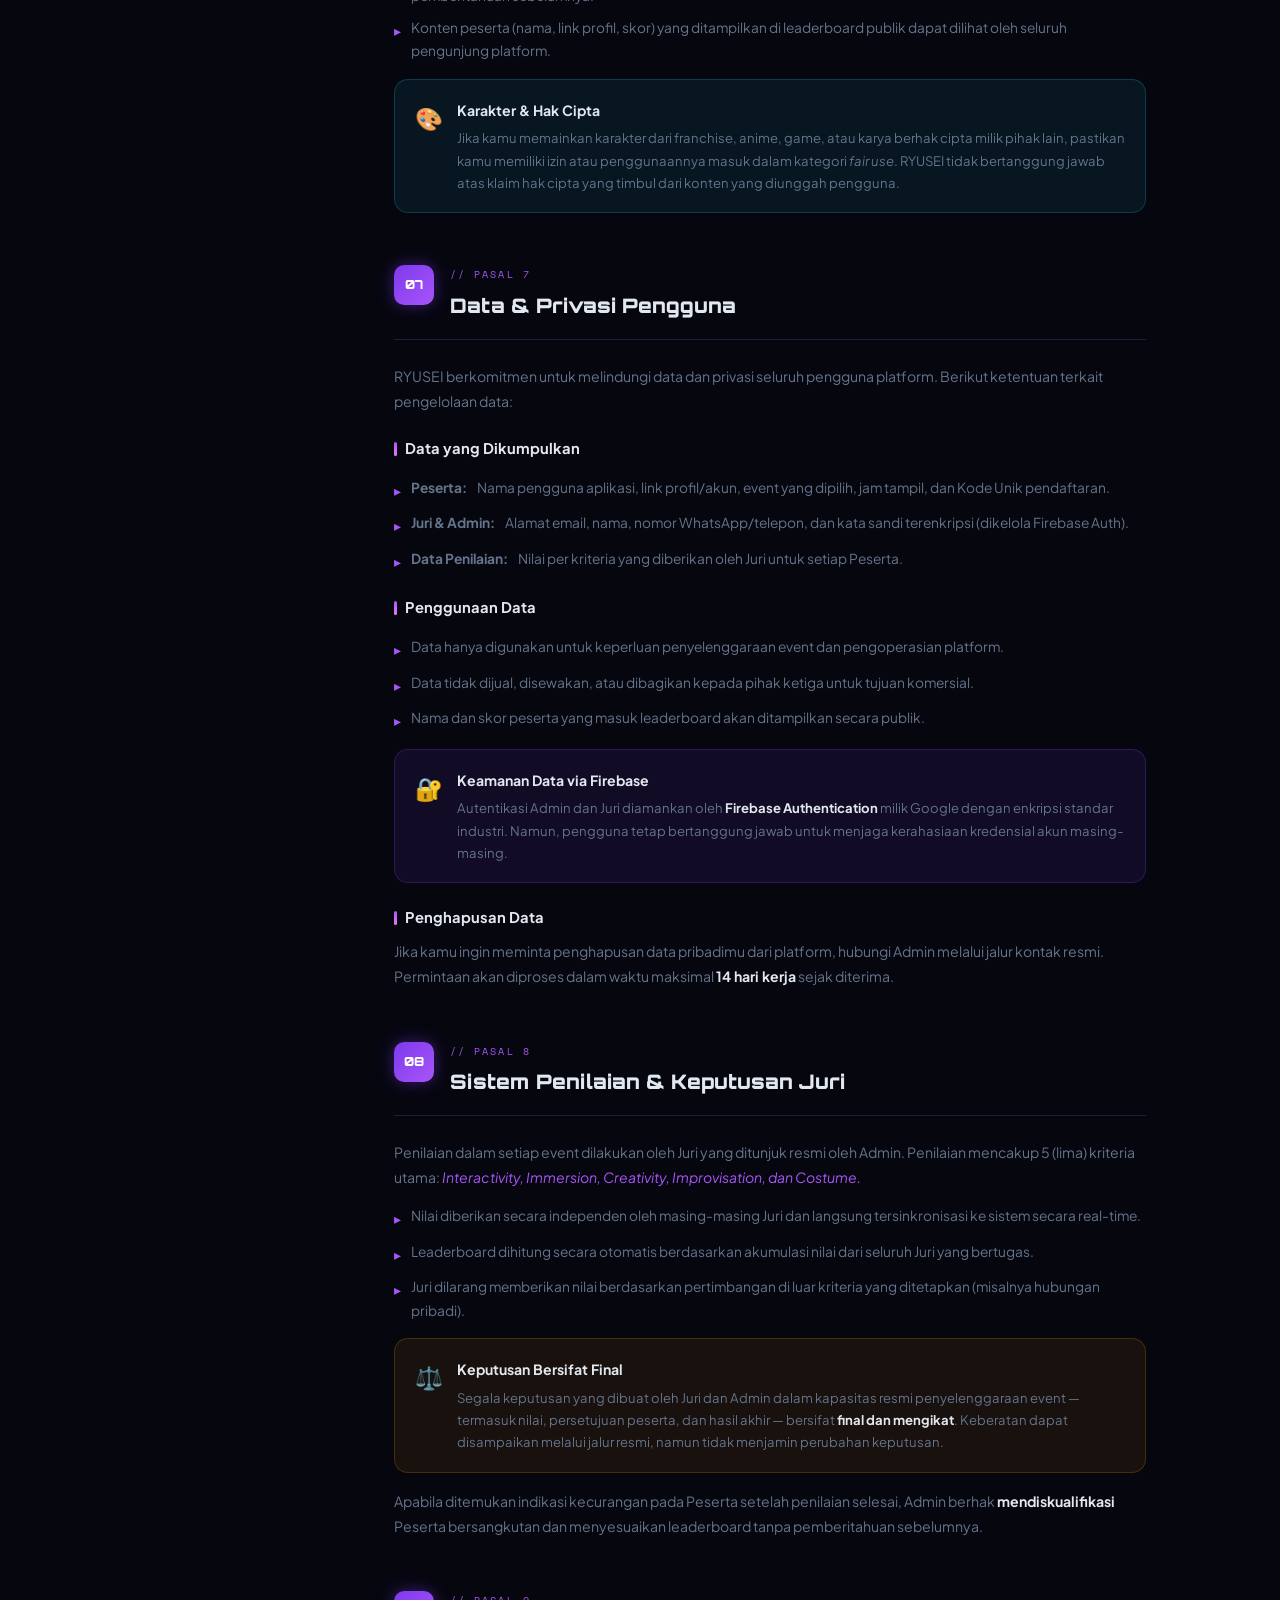
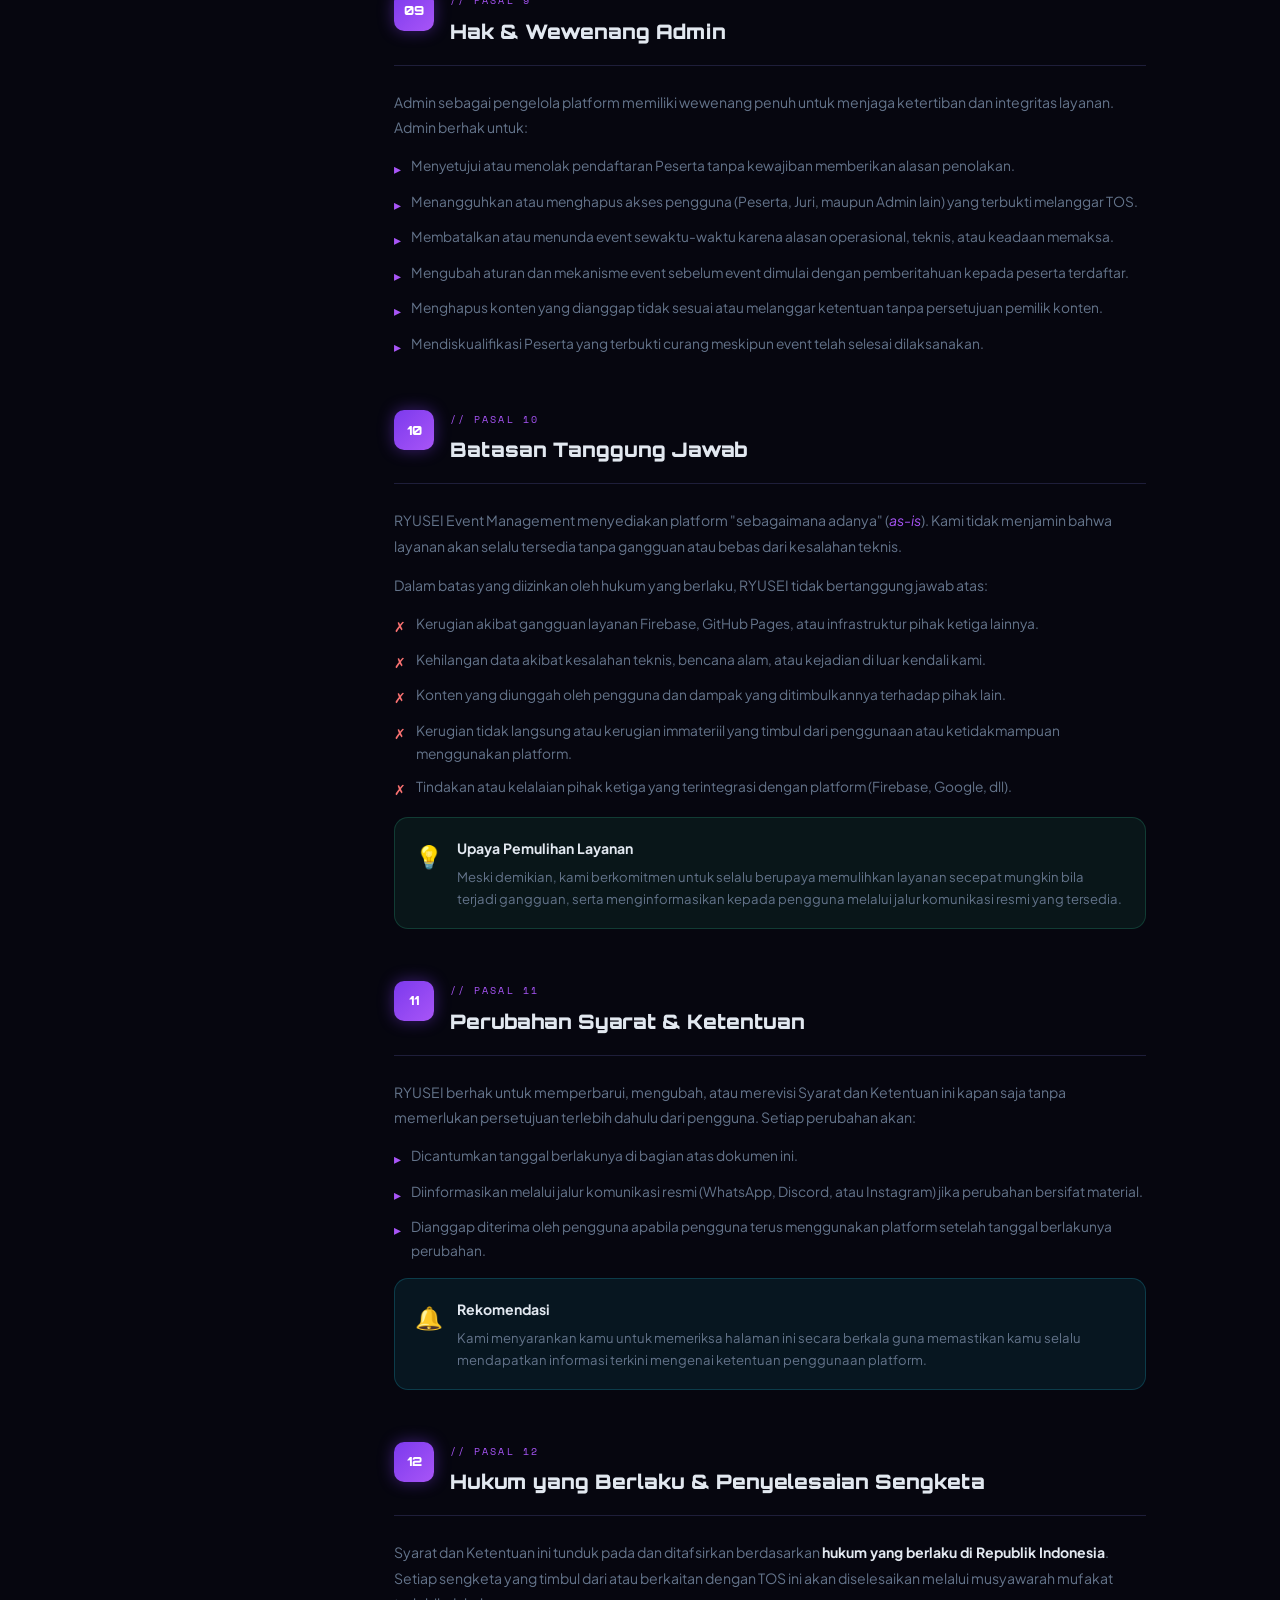
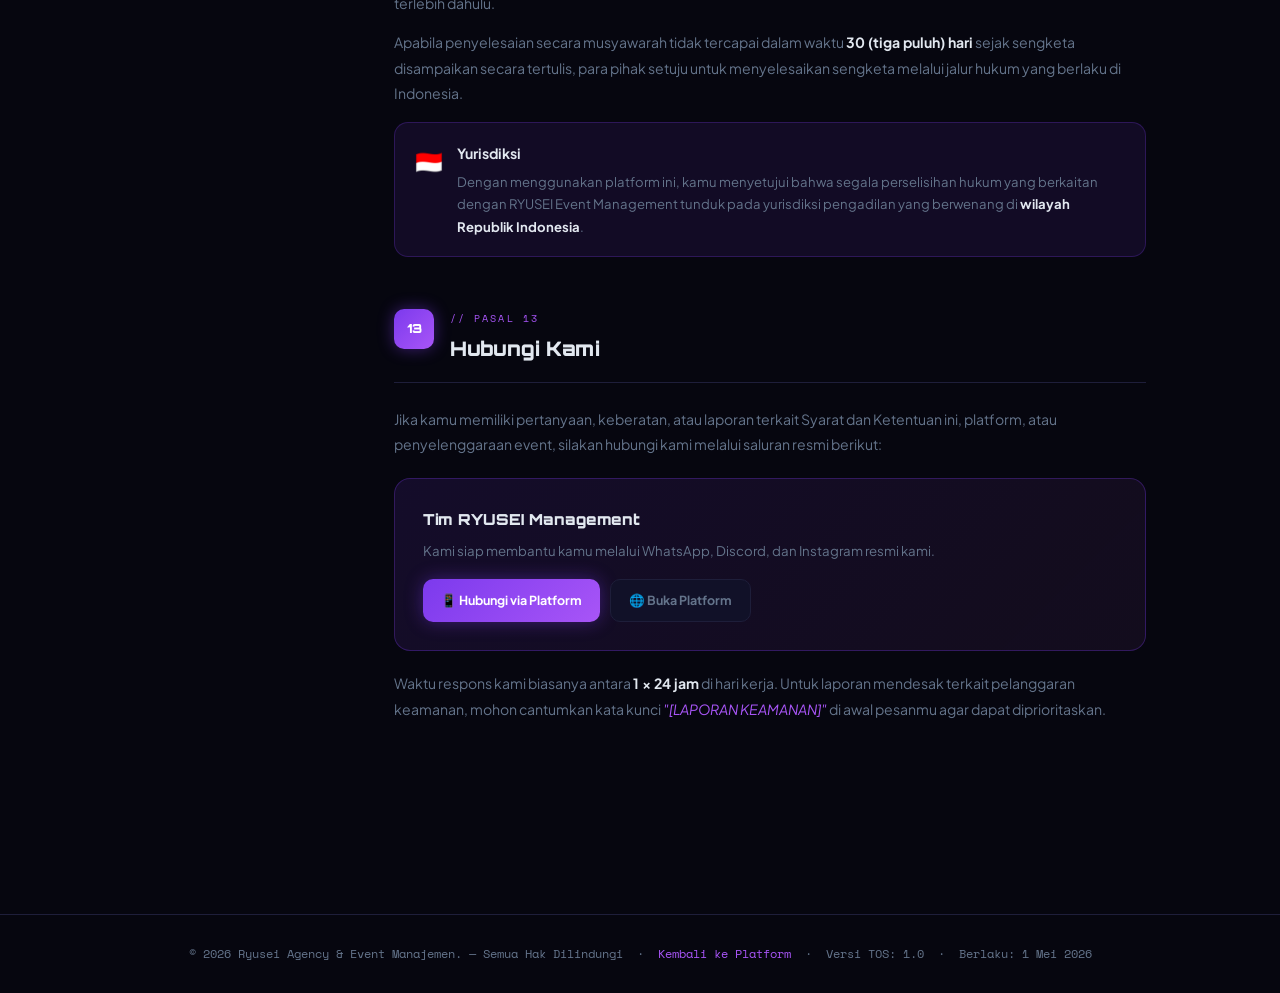
<file: tos.html>
<!DOCTYPE html>
<html lang="id">

<head>
  <meta charset="UTF-8" />
  <meta name="viewport" content="width=device-width, initial-scale=1.0" />
  <title>Ryusei Agency & Event Manajemen – Syarat & Ketentuan Penggunaan</title>
  <link rel="icon" href="https://ryuseimanajemen.github.io/ryusei/assets/fav/apple-touch-icon.png" />
  <link
    href="https://fonts.googleapis.com/css2?family=Noto+Serif+JP:wght@400;700&family=Orbitron:wght@400;700;900&family=Space+Mono&family=Plus+Jakarta+Sans:ital,wght@0,400;0,500;0,600;0,700;1,400&display=swap"
    rel="stylesheet" />

  <style>
    :root {
      --bg: #06060f;
      --surface: #0d0d1f;
      --surface2: #111128;
      --border: #1e1e3a;
      --primary: #7c3aed;
      --primary-g: #a855f7;
      --neon: #e879f9;
      --cyan: #22d3ee;
      --green: #34d399;
      --red: #f87171;
      --amber: #f59e0b;
      --text: #e2e8f0;
      --muted: #64748b;
      --glow: rgba(124, 58, 237, .4);
    }

    *,
    *::before,
    *::after {
      box-sizing: border-box;
      margin: 0;
      padding: 0;
    }

    html {
      scroll-behavior: smooth;
    }

    body {
      background: var(--bg);
      color: var(--text);
      font-family: 'Plus Jakarta Sans', sans-serif;
      line-height: 1.75;
      overflow-x: hidden;
    }

    /* ── BG ── */
    .bg-layer {
      position: fixed;
      inset: 0;
      z-index: 0;
      pointer-events: none;
      background:
        radial-gradient(ellipse 60% 50% at 15% 20%, rgba(124, 58, 237, .13) 0%, transparent 65%),
        radial-gradient(ellipse 50% 60% at 85% 80%, rgba(232, 121, 249, .08) 0%, transparent 65%);
    }

    .grid-layer {
      position: fixed;
      inset: 0;
      z-index: 0;
      pointer-events: none;
      background-image:
        linear-gradient(rgba(124, 58, 237, .04) 1px, transparent 1px),
        linear-gradient(90deg, rgba(124, 58, 237, .04) 1px, transparent 1px);
      background-size: 48px 48px;
      animation: gridDrift 25s linear infinite;
    }

    @keyframes gridDrift {
      to {
        background-position: 48px 48px;
      }
    }

    .kanji-bg {
      position: fixed;
      font-family: 'Noto Serif JP', serif;
      color: rgba(124, 58, 237, .045);
      user-select: none;
      pointer-events: none;
      animation: floatKanji 22s ease-in-out infinite;
    }

    .kanji-bg.k1 {
      font-size: 28vw;
      top: -4%;
      right: -4%;
    }

    .kanji-bg.k2 {
      font-size: 16vw;
      bottom: 4%;
      left: -2%;
      animation-delay: -11s;
    }

    @keyframes floatKanji {

      0%,
      100% {
        transform: rotate(-3deg);
      }

      50% {
        transform: rotate(3deg) translateY(18px);
      }
    }

    /* ── NAV ── */
    nav {
      position: sticky;
      top: 0;
      z-index: 100;
      background: rgba(6, 6, 15, .88);
      backdrop-filter: blur(20px);
      border-bottom: 1px solid var(--border);
      padding: 14px 24px;
    }

    .nav-inner {
      max-width: 1060px;
      margin: 0 auto;
      display: flex;
      align-items: center;
      justify-content: space-between;
      gap: 16px;
    }

    .nav-brand {
      display: flex;
      align-items: center;
      gap: 10px;
      font-family: 'Orbitron', sans-serif;
      font-weight: 900;
      font-size: .88rem;
      background: linear-gradient(135deg, #fff 0%, var(--primary-g) 60%, var(--neon) 100%);
      -webkit-background-clip: text;
      -webkit-text-fill-color: transparent;
      background-clip: text;
      text-decoration: none;
    }

    .nav-brand img {
      width: 30px;
      height: 30px;
      border-radius: 50%;
    }

    .nav-right {
      display: flex;
      align-items: center;
      gap: 8px;
    }

    .nav-back {
      color: var(--muted);
      font-size: .78rem;
      font-weight: 600;
      text-decoration: none;
      padding: 7px 14px;
      border-radius: 8px;
      border: 1px solid var(--border);
      transition: all .2s;
    }

    .nav-back:hover {
      color: var(--text);
      border-color: rgba(124, 58, 237, .4);
      background: rgba(124, 58, 237, .1);
    }

    .eff-date {
      font-family: 'Space Mono', monospace;
      font-size: .68rem;
      color: var(--muted);
      padding: 6px 12px;
      background: var(--surface2);
      border: 1px solid var(--border);
      border-radius: 8px;
    }

    /* ── LAYOUT ── */
    .wrapper {
      position: relative;
      z-index: 10;
      max-width: 1060px;
      margin: 0 auto;
      padding: 0 24px 80px;
    }

    .layout {
      display: flex;
      gap: 40px;
      align-items: flex-start;
      padding-top: 48px;
    }

    /* ── TOC ── */
    .toc {
      position: sticky;
      top: 72px;
      width: 220px;
      flex-shrink: 0;
      background: var(--surface2);
      border: 1px solid var(--border);
      border-radius: 16px;
      padding: 22px;
      display: none;
    }

    @media (min-width: 960px) {
      .toc {
        display: block;
      }
    }

    .toc-head {
      font-family: 'Orbitron', sans-serif;
      font-size: .65rem;
      font-weight: 700;
      letter-spacing: .2em;
      text-transform: uppercase;
      color: var(--muted);
      margin-bottom: 16px;
    }

    .toc a {
      display: flex;
      align-items: center;
      gap: 8px;
      padding: 7px 10px;
      border-radius: 8px;
      font-size: .78rem;
      color: var(--muted);
      text-decoration: none;
      transition: all .2s;
      margin-bottom: 2px;
    }

    .toc a:hover {
      color: var(--text);
      background: rgba(124, 58, 237, .12);
    }

    .toc a.active {
      color: var(--primary-g);
      background: rgba(124, 58, 237, .12);
      font-weight: 700;
    }

    .toc-divider {
      height: 1px;
      background: var(--border);
      margin: 12px 0;
    }

    .toc-print {
      display: flex;
      align-items: center;
      gap: 7px;
      margin-top: 14px;
      padding: 8px 10px;
      border-radius: 8px;
      font-size: .75rem;
      color: var(--muted);
      cursor: pointer;
      background: none;
      border: 1px solid var(--border);
      width: 100%;
      font-family: 'Plus Jakarta Sans', sans-serif;
      transition: all .2s;
    }

    .toc-print:hover {
      color: var(--text);
      border-color: rgba(124, 58, 237, .4);
      background: rgba(124, 58, 237, .1);
    }

    /* ── CONTENT ── */
    .content {
      flex: 1;
      min-width: 0;
    }

    /* ── HERO ── */
    .hero {
      margin-bottom: 48px;
    }

    .hero-badge {
      display: inline-flex;
      align-items: center;
      gap: 8px;
      background: rgba(124, 58, 237, .15);
      border: 1px solid rgba(124, 58, 237, .3);
      border-radius: 99px;
      padding: 6px 18px;
      font-size: .72rem;
      font-weight: 700;
      letter-spacing: .1em;
      text-transform: uppercase;
      color: var(--primary-g);
      margin-bottom: 22px;
    }

    .hero-badge .dot {
      width: 6px;
      height: 6px;
      border-radius: 50%;
      background: var(--primary-g);
      animation: blink 1.4s ease-in-out infinite;
    }

    @keyframes blink {

      0%,
      100% {
        opacity: 1;
      }

      50% {
        opacity: .2;
      }
    }

    .hero h1 {
      font-family: 'Orbitron', sans-serif;
      font-size: clamp(1.8rem, 4.5vw, 3rem);
      font-weight: 900;
      line-height: 1.15;
      margin-bottom: 16px;
      background: linear-gradient(135deg, #fff 0%, var(--primary-g) 50%, var(--neon) 100%);
      -webkit-background-clip: text;
      -webkit-text-fill-color: transparent;
      background-clip: text;
      background-size: 200% auto;
      animation: shimmer 5s linear infinite;
    }

    @keyframes shimmer {
      to {
        background-position: 200% center;
      }
    }

    .hero-meta {
      display: flex;
      gap: 16px;
      flex-wrap: wrap;
      align-items: center;
      font-family: 'Space Mono', monospace;
      font-size: .75rem;
      color: var(--muted);
      margin-bottom: 20px;
    }

    .hero-meta span {
      display: flex;
      align-items: center;
      gap: 6px;
    }

    .hero-intro {
      background: linear-gradient(135deg, rgba(13, 13, 31, .9) 0%, rgba(20, 10, 40, .9) 100%);
      border: 1px solid var(--border);
      border-left: 3px solid var(--primary-g);
      border-radius: 14px;
      padding: 20px 24px;
      font-size: .9rem;
      color: var(--muted);
      line-height: 1.8;
    }

    .hero-intro strong {
      color: var(--text);
    }

    /* ── SECTIONS ── */
    .tos-section {
      margin-bottom: 52px;
      scroll-margin-top: 88px;
    }

    .sec-header {
      display: flex;
      align-items: flex-start;
      gap: 16px;
      margin-bottom: 24px;
      padding-bottom: 16px;
      border-bottom: 1px solid var(--border);
    }

    .sec-num {
      flex-shrink: 0;
      width: 40px;
      height: 40px;
      border-radius: 10px;
      background: linear-gradient(135deg, var(--primary), var(--primary-g));
      display: flex;
      align-items: center;
      justify-content: center;
      font-family: 'Orbitron', sans-serif;
      font-weight: 900;
      font-size: .78rem;
      color: #fff;
      box-shadow: 0 0 16px rgba(124, 58, 237, .45);
    }

    .sec-title-wrap {
      flex: 1;
    }

    .sec-label {
      font-family: 'Space Mono', monospace;
      font-size: .65rem;
      letter-spacing: .2em;
      text-transform: uppercase;
      color: var(--primary-g);
      margin-bottom: 4px;
      display: block;
    }

    .sec-title {
      font-family: 'Orbitron', sans-serif;
      font-size: clamp(1rem, 2.5vw, 1.25rem);
      font-weight: 900;
      color: var(--text);
    }

    /* ── Prose ── */
    .prose p {
      color: var(--muted);
      font-size: .88rem;
      margin-bottom: 14px;
      line-height: 1.8;
    }

    .prose p:last-child {
      margin-bottom: 0;
    }

    .prose strong {
      color: var(--text);
      font-weight: 700;
    }

    .prose em {
      color: var(--primary-g);
      font-style: italic;
    }

    /* Subsections */
    .sub-title {
      font-size: .92rem;
      font-weight: 700;
      color: var(--text);
      margin: 22px 0 8px;
      display: flex;
      align-items: center;
      gap: 8px;
    }

    .sub-title::before {
      content: '';
      display: inline-block;
      width: 3px;
      height: 14px;
      border-radius: 2px;
      background: linear-gradient(to bottom, var(--primary-g), var(--neon));
    }

    /* Lists */
    .tos-list {
      list-style: none;
      display: flex;
      flex-direction: column;
      gap: 9px;
      margin: 14px 0;
    }

    .tos-list li {
      display: flex;
      align-items: flex-start;
      gap: 10px;
      font-size: .86rem;
      color: var(--muted);
      line-height: 1.7;
    }

    .tos-list li .li-icon {
      flex-shrink: 0;
      margin-top: 2px;
      font-size: .9rem;
    }

    .tos-list.check .li-icon {
      color: var(--green);
    }

    .tos-list.cross .li-icon {
      color: var(--red);
    }

    .tos-list.bullet .li-icon {
      color: var(--primary-g);
    }

    .tos-list.warn .li-icon {
      color: var(--amber);
    }

    /* Highlight boxes */
    .hl-box {
      border-radius: 14px;
      padding: 18px 20px;
      display: flex;
      align-items: flex-start;
      gap: 14px;
      margin: 16px 0;
    }

    .hl-box.purple {
      background: rgba(124, 58, 237, .1);
      border: 1px solid rgba(124, 58, 237, .25);
    }

    .hl-box.green {
      background: rgba(52, 211, 153, .08);
      border: 1px solid rgba(52, 211, 153, .2);
    }

    .hl-box.red {
      background: rgba(248, 113, 113, .08);
      border: 1px solid rgba(248, 113, 113, .2);
    }

    .hl-box.amber {
      background: rgba(245, 158, 11, .08);
      border: 1px solid rgba(245, 158, 11, .2);
    }

    .hl-box.cyan {
      background: rgba(34, 211, 238, .08);
      border: 1px solid rgba(34, 211, 238, .2);
    }

    .hl-box .hb-icon {
      font-size: 1.4rem;
      flex-shrink: 0;
      margin-top: 1px;
    }

    .hl-box .hb-body h4 {
      font-size: .88rem;
      font-weight: 700;
      color: var(--text);
      margin-bottom: 5px;
    }

    .hl-box .hb-body p {
      font-size: .82rem;
      color: var(--muted);
      line-height: 1.7;
    }

    .hl-box .hb-body p strong {
      color: var(--text);
    }

    /* Role pills */
    .role-row {
      display: flex;
      gap: 10px;
      flex-wrap: wrap;
      margin: 14px 0;
    }

    .role-pill {
      border-radius: 10px;
      padding: 10px 16px;
      font-size: .8rem;
      font-weight: 600;
    }

    .role-pill.admin {
      background: rgba(248, 113, 113, .12);
      border: 1px solid rgba(248, 113, 113, .25);
      color: var(--red);
    }

    .role-pill.judge {
      background: rgba(34, 211, 238, .1);
      border: 1px solid rgba(34, 211, 238, .25);
      color: var(--cyan);
    }

    .role-pill.peserta {
      background: rgba(52, 211, 153, .1);
      border: 1px solid rgba(52, 211, 153, .25);
      color: var(--green);
    }

    /* Definition table */
    .def-table {
      width: 100%;
      border-collapse: collapse;
      margin: 16px 0;
      font-size: .84rem;
    }

    .def-table th {
      text-align: left;
      padding: 10px 14px;
      background: var(--surface2);
      border-bottom: 1px solid var(--border);
      font-family: 'Orbitron', sans-serif;
      font-size: .65rem;
      font-weight: 700;
      letter-spacing: .1em;
      text-transform: uppercase;
      color: var(--muted);
    }

    .def-table td {
      padding: 11px 14px;
      border-bottom: 1px solid rgba(30, 30, 58, .7);
      color: var(--muted);
      vertical-align: top;
    }

    .def-table td:first-child {
      color: var(--primary-g);
      font-weight: 700;
      white-space: nowrap;
      font-family: 'Space Mono', monospace;
    }

    .def-table tr:last-child td {
      border-bottom: none;
    }

    .def-table tr:hover td {
      background: rgba(124, 58, 237, .04);
    }

    /* Contact card */
    .contact-card {
      background: linear-gradient(135deg, rgba(124, 58, 237, .12) 0%, rgba(232, 121, 249, .06) 100%);
      border: 1px solid rgba(124, 58, 237, .3);
      border-radius: 16px;
      padding: 28px;
      display: flex;
      flex-wrap: wrap;
      gap: 16px;
      align-items: center;
      justify-content: space-between;
    }

    .contact-card h3 {
      font-family: 'Orbitron', sans-serif;
      font-size: .95rem;
      font-weight: 900;
      margin-bottom: 6px;
    }

    .contact-card p {
      font-size: .83rem;
      color: var(--muted);
    }

    .contact-btns {
      display: flex;
      gap: 10px;
      flex-wrap: wrap;
    }

    .cbtn {
      display: inline-flex;
      align-items: center;
      gap: 7px;
      padding: 10px 18px;
      border-radius: 10px;
      font-size: .78rem;
      font-weight: 700;
      text-decoration: none;
      transition: all .2s;
    }

    .cbtn-primary {
      background: linear-gradient(135deg, var(--primary), var(--primary-g));
      color: #fff;
      box-shadow: 0 0 18px rgba(124, 58, 237, .4);
    }

    .cbtn-primary:hover {
      transform: translateY(-2px);
      box-shadow: 0 0 30px rgba(168, 85, 247, .6);
    }

    .cbtn-outline {
      border: 1px solid var(--border);
      color: var(--muted);
      background: var(--surface2);
    }

    .cbtn-outline:hover {
      color: var(--text);
      border-color: rgba(124, 58, 237, .4);
      background: rgba(124, 58, 237, .1);
    }

    /* Summary box (TL;DR) */
    .tldr {
      background: var(--surface2);
      border: 1px solid var(--border);
      border-radius: 16px;
      padding: 24px 28px;
      margin-bottom: 40px;
    }

    .tldr-head {
      font-family: 'Orbitron', sans-serif;
      font-size: .78rem;
      font-weight: 900;
      letter-spacing: .1em;
      text-transform: uppercase;
      background: linear-gradient(135deg, var(--primary-g), var(--neon));
      -webkit-background-clip: text;
      -webkit-text-fill-color: transparent;
      background-clip: text;
      margin-bottom: 16px;
      display: flex;
      align-items: center;
      gap: 8px;
    }

    .tldr-grid {
      display: grid;
      grid-template-columns: repeat(auto-fit, minmax(200px, 1fr));
      gap: 12px;
    }

    .tldr-item {
      display: flex;
      align-items: flex-start;
      gap: 10px;
      font-size: .82rem;
      color: var(--muted);
      line-height: 1.6;
    }

    .tldr-item .ti-icon {
      flex-shrink: 0;
      font-size: 1rem;
      margin-top: 1px;
    }

    /* Version badge */
    .ver-badge {
      display: inline-block;
      font-family: 'Space Mono', monospace;
      font-size: .65rem;
      padding: 3px 10px;
      border-radius: 6px;
      background: rgba(124, 58, 237, .15);
      color: var(--primary-g);
      border: 1px solid rgba(124, 58, 237, .25);
    }

    /* Footer */
    footer {
      margin-top: 60px;
      padding: 28px 24px;
      border-top: 1px solid var(--border);
      text-align: center;
      font-size: .78rem;
      color: var(--muted);
      font-family: 'Space Mono', monospace;
    }

    footer a {
      color: var(--primary-g);
      text-decoration: none;
    }

    /* Scrollbar */
    ::-webkit-scrollbar {
      width: 6px;
    }

    ::-webkit-scrollbar-track {
      background: var(--bg);
    }

    ::-webkit-scrollbar-thumb {
      background: rgba(124, 58, 237, .4);
      border-radius: 99px;
    }

    @media (max-width: 600px) {
      .contact-card {
        flex-direction: column;
      }

      .def-table {
        display: block;
        overflow-x: auto;
      }
    }

    @media print {

      .bg-layer,
      .grid-layer,
      .kanji-bg,
      nav,
      .toc,
      .toc-print {
        display: none !important;
      }

      .layout {
        padding-top: 0;
      }

      body {
        background: #fff;
        color: #111;
      }

      .prose p,
      .tos-list li,
      .def-table td {
        color: #333;
      }

      .sec-title,
      .sub-title {
        color: #111;
      }
    }
  </style>
</head>

<body>

  <div class="bg-layer"></div>
  <div class="grid-layer"></div>
  <div class="kanji-bg k1">尺</div>
  <div class="kanji-bg k2">尺yu</div>

  <!-- NAV -->
  <nav>
    <div class="nav-inner">
      <a class="nav-brand" href="https://ryuseimanajemen.github.io/ryusei/" target="_blank">
        <img src="https://ryuseimanajemen.github.io/ryusei/assets/fav/apple-touch-icon.png"
          onerror="this.style.display='none'" alt="Logo" />
        RYUSEI
      </a>
      <div class="nav-right">
        <span class="eff-date">Berlaku: 1 Mei 2026</span>
        <a class="nav-back" href="https://ryuseimanajemen.github.io/ryusei/" target="_blank">← Kembali ke Platform</a>
      </div>
    </div>
  </nav>

  <div class="wrapper">
    <div class="layout">

      <!-- TOC -->
      <aside class="toc" id="toc">
        <div class="toc-head">Daftar Pasal</div>
        <a href="#definisi">📖 Definisi</a>
        <a href="#penerimaan">✅ Penerimaan</a>
        <a href="#pengguna">👥 Hak Pengguna</a>
        <a href="#kewajiban">📌 Kewajiban</a>
        <a href="#larangan">🚫 Larangan</a>
        <a href="#konten">🎨 Konten & Karya</a>
        <a href="#data">🔐 Data & Privasi</a>
        <a href="#penilaian">⚖️ Penilaian & Skor</a>
        <a href="#admin">🛡️ Hak Admin</a>
        <a href="#tanggung-jawab">⚠️ Tanggung Jawab</a>
        <a href="#perubahan">🔄 Perubahan TOS</a>
        <a href="#hukum">⚖️ Hukum Berlaku</a>
        <a href="#kontak">📬 Kontak</a>
        <div class="toc-divider"></div>
        <button class="toc-print" onclick="window.print()">🖨️ Cetak / Simpan PDF</button>
      </aside>

      <main class="content">

        <!-- HERO -->
        <div class="hero">
          <div class="hero-badge"><span class="dot"></span>Dokumen Resmi</div>
          <h1>Syarat &amp; Ketentuan<br />Penggunaan</h1>
          <div class="hero-meta">
            <span>📅 Berlaku sejak: <strong style="color:var(--text)">1 Mei 2026</strong></span>
            <span>🔄 Diperbarui: <strong style="color:var(--text)">1 Mei 2026</strong></span>
            <span class="ver-badge">v1.0</span>
          </div>
          <div class="hero-intro">
            Dokumen ini mengatur seluruh ketentuan penggunaan platform <strong>RYUSEI Event Management</strong>
            yang dioperasikan oleh Tim Ryusei Management. Dengan mengakses, mendaftar, atau menggunakan
            layanan kami dalam bentuk apa pun, kamu dianggap telah membaca, memahami, dan
            <strong>menyetujui seluruh isi dokumen ini</strong>. Jika kamu tidak menyetujui ketentuan ini,
            harap tidak menggunakan platform kami.
          </div>
        </div>

        <!-- TL;DR -->
        <div class="tldr">
          <div class="tldr-head">⚡ Ringkasan Singkat (TL;DR)</div>
          <div class="tldr-grid">
            <div class="tldr-item"><span class="ti-icon">✅</span>Gunakan platform dengan jujur dan bertanggung jawab.
            </div>
            <div class="tldr-item"><span class="ti-icon">🚫</span>Dilarang curang, spam, dan menyebarkan konten negatif.
            </div>
            <div class="tldr-item"><span class="ti-icon">🔐</span>Data pribadimu kami jaga dengan Firebase Auth.</div>
            <div class="tldr-item"><span class="ti-icon">⚖️</span>Keputusan juri dan admin bersifat final.</div>
            <div class="tldr-item"><span class="ti-icon">🛡️</span>Admin berhak membanned pengguna yang melanggar.</div>
            <div class="tldr-item"><span class="ti-icon">📬</span>Ada pertanyaan? Hubungi kami lewat WhatsApp/Discord.
            </div>
          </div>
        </div>

        <!-- ── 1. DEFINISI ── -->
        <section class="tos-section" id="definisi">
          <div class="sec-header">
            <div class="sec-num">01</div>
            <div class="sec-title-wrap">
              <span class="sec-label">// Pasal 1</span>
              <h2 class="sec-title">Definisi & Istilah</h2>
            </div>
          </div>
          <div class="prose">
            <p>Istilah-istilah berikut digunakan dalam dokumen ini dengan makna sebagaimana didefinisikan di bawah:</p>
          </div>
          <table class="def-table">
            <thead>
              <tr>
                <th>Istilah</th>
                <th>Definisi</th>
              </tr>
            </thead>
            <tbody>
              <tr>
                <td>"Platform"</td>
                <td>Seluruh layanan RYUSEI Event Management yang dapat diakses melalui website
                  ryuseimanajemen.github.io/ryusei/ beserta seluruh subdirektorinya.</td>
              </tr>
              <tr>
                <td>"Pengguna"</td>
                <td>Setiap individu yang mengakses atau menggunakan platform, mencakup Peserta, Juri, dan Admin.</td>
              </tr>
              <tr>
                <td>"Peserta"</td>
                <td>Pengguna yang mendaftarkan diri untuk mengikuti event roleplay yang diselenggarakan melalui
                  platform.</td>
              </tr>
              <tr>
                <td>"Juri"</td>
                <td>Pengguna yang ditunjuk oleh Admin untuk memberikan penilaian kepada Peserta dalam suatu event.</td>
              </tr>
              <tr>
                <td>"Admin"</td>
                <td>Pengelola platform yang memiliki akses penuh ke dashboard administrasi dan bertanggung jawab atas
                  jalannya event.</td>
              </tr>
              <tr>
                <td>"Event"</td>
                <td>Kegiatan roleplay virtual yang dibuat dan dikelola melalui platform RYUSEI.</td>
              </tr>
              <tr>
                <td>"Konten"</td>
                <td>Segala informasi, teks, gambar, nama karakter, atau data lain yang diunggah atau dimasukkan pengguna
                  ke platform.</td>
              </tr>
              <tr>
                <td>"Kode Unik"</td>
                <td>Kode identifikasi eksklusif yang diberikan kepada setiap Peserta setelah mendaftar, digunakan untuk
                  mengecek status pendaftaran.</td>
              </tr>
              <tr>
                <td>"Firebase"</td>
                <td>Layanan basis data dan autentikasi dari Google yang digunakan sebagai infrastruktur penyimpanan data
                  platform.</td>
              </tr>
              <tr>
                <td>"TOS"</td>
                <td>Terms of Service — dokumen Syarat dan Ketentuan Penggunaan ini.</td>
              </tr>
            </tbody>
          </table>
        </section>

        <!-- ── 2. PENERIMAAN ── -->
        <section class="tos-section" id="penerimaan">
          <div class="sec-header">
            <div class="sec-num">02</div>
            <div class="sec-title-wrap">
              <span class="sec-label">// Pasal 2</span>
              <h2 class="sec-title">Penerimaan Ketentuan</h2>
            </div>
          </div>
          <div class="prose">
            <p>Dengan melakukan salah satu dari tindakan berikut, kamu secara otomatis dianggap telah menerima dan
              menyetujui seluruh Syarat dan Ketentuan ini:</p>
            <ul class="tos-list check">
              <li><span class="li-icon">✓</span>Mengakses atau menelusuri halaman manapun di platform RYUSEI.</li>
              <li><span class="li-icon">✓</span>Mengisi dan mengirimkan formulir pendaftaran sebagai Peserta event.</li>
              <li><span class="li-icon">✓</span>Melakukan login sebagai Juri atau Admin ke dashboard yang tersedia.</li>
              <li><span class="li-icon">✓</span>Menggunakan fitur apapun yang tersedia pada platform, termasuk
                pengecekan status pendaftaran dengan Kode Unik.</li>
            </ul>
          </div>
          <div class="hl-box amber">
            <div class="hb-icon">⚠️</div>
            <div class="hb-body">
              <h4>Batas Usia Minimum</h4>
              <p>Platform ini tidak ditujukan untuk pengguna di bawah usia <strong>18 tahun</strong>. Dengan menggunakan
                platform, kamu menyatakan bahwa kamu telah berusia minimal 18 tahun atau mendapatkan persetujuan dari
                orang tua/wali yang sah.</p>
            </div>
          </div>
        </section>

        <!-- ── 3. HAK PENGGUNA ── -->
        <section class="tos-section" id="pengguna">
          <div class="sec-header">
            <div class="sec-num">03</div>
            <div class="sec-title-wrap">
              <span class="sec-label">// Pasal 3</span>
              <h2 class="sec-title">Hak Pengguna Berdasarkan Peran</h2>
            </div>
          </div>
          <div class="prose">
            <p>Setiap peran pengguna memiliki hak akses yang berbeda dalam platform. Hak-hak ini hanya dapat digunakan
              sesuai peran masing-masing dan tidak dapat dipindahtangankan.</p>
          </div>

          <div class="role-row">
            <div class="role-pill peserta">🎭 Peserta</div>
            <div class="role-pill judge">⚖️ Juri</div>
            <div class="role-pill admin">🛡️ Admin</div>
          </div>

          <div class="sub-title">Hak Peserta</div>
          <ul class="tos-list check">
            <li><span class="li-icon">✓</span>Mendaftarkan diri ke event yang sedang aktif dan terbuka.</li>
            <li><span class="li-icon">✓</span>Menerima Kode Unik pendaftaran dan menggunakannya untuk mengecek status.
            </li>
            <li><span class="li-icon">✓</span>Melihat leaderboard dan hasil penilaian yang dipublikasikan secara umum.
            </li>
            <li><span class="li-icon">✓</span>Mengajukan pertanyaan atau keberatan terkait pendaftaran melalui jalur
              kontak resmi.</li>
          </ul>

          <div class="sub-title">Hak Juri</div>
          <ul class="tos-list check">
            <li><span class="li-icon">✓</span>Mengakses panel juri menggunakan akun yang diberikan oleh Admin.</li>
            <li><span class="li-icon">✓</span>Memberikan nilai pada 5 kriteria penilaian untuk setiap Peserta yang
              ditugaskan.</li>
            <li><span class="li-icon">✓</span>Merevisi nilai yang telah diberikan selama periode penilaian masih
              berlangsung.</li>
            <li><span class="li-icon">✓</span>Melihat leaderboard sementara dari event yang dinilai.</li>
          </ul>

          <div class="sub-title">Hak Admin</div>
          <ul class="tos-list check">
            <li><span class="li-icon">✓</span>Membuat, mengedit, dan menghapus event.</li>
            <li><span class="li-icon">✓</span>Menyetujui atau menolak pendaftaran Peserta.</li>
            <li><span class="li-icon">✓</span>Membuat dan mengelola akun Juri.</li>
            <li><span class="li-icon">✓</span>Mengkonfigurasi Firebase dan pengaturan platform.</li>
            <li><span class="li-icon">✓</span>Mengedit konten halaman publik melalui CMS Landing Page.</li>
            <li><span class="li-icon">✓</span>Menangguhkan atau menghapus akun pengguna yang melanggar TOS.</li>
          </ul>
        </section>

        <!-- ── 4. KEWAJIBAN ── -->
        <section class="tos-section" id="kewajiban">
          <div class="sec-header">
            <div class="sec-num">04</div>
            <div class="sec-title-wrap">
              <span class="sec-label">// Pasal 4</span>
              <h2 class="sec-title">Kewajiban Pengguna</h2>
            </div>
          </div>
          <div class="prose">
            <p>Setiap pengguna platform wajib mematuhi ketentuan-ketentuan berikut selama menggunakan layanan RYUSEI:
            </p>
          </div>
          <ul class="tos-list bullet">
            <li><span class="li-icon">▸</span>Memberikan informasi yang <strong>akurat, jujur, dan tidak
                menyesatkan</strong> saat mengisi formulir pendaftaran maupun data akun.</li>
            <li><span class="li-icon">▸</span>Menjaga kerahasiaan <strong>Kode Unik, kata sandi, dan kredensial
                akun</strong> masing-masing. Segala aktivitas yang terjadi melalui akun atau kode tersebut menjadi
              tanggung jawab pengguna sepenuhnya.</li>
            <li><span class="li-icon">▸</span>Bersikap <strong>hormat dan beretika</strong> terhadap sesama pengguna,
              juri, panitia, dan pengelola platform dalam setiap interaksi.</li>
            <li><span class="li-icon">▸</span>Menggunakan platform <strong>hanya untuk tujuan yang sah</strong> dan
              sesuai dengan ketentuan yang berlaku.</li>
            <li><span class="li-icon">▸</span>Segera <strong>melaporkan kepada Admin</strong> apabila mengetahui adanya
              pelanggaran, penyalahgunaan, atau celah keamanan dalam platform.</li>
            <li><span class="li-icon">▸</span>Mematuhi seluruh keputusan Admin dan Juri yang diambil dalam kapasitas
              resmi mereka dalam penyelenggaraan event.</li>
          </ul>
        </section>

        <!-- ── 5. LARANGAN ── -->
        <section class="tos-section" id="larangan">
          <div class="sec-header">
            <div class="sec-num">05</div>
            <div class="sec-title-wrap">
              <span class="sec-label">// Pasal 5</span>
              <h2 class="sec-title">Larangan Penggunaan</h2>
            </div>
          </div>
          <div class="prose">
            <p>Tindakan-tindakan di bawah ini <strong>dilarang keras</strong> dan dapat mengakibatkan penangguhan atau
              penghapusan akses secara permanen tanpa pemberitahuan sebelumnya:</p>
          </div>

          <div class="sub-title">Kecurangan & Manipulasi</div>
          <ul class="tos-list cross">
            <li><span class="li-icon">✗</span>Mendaftarkan diri lebih dari satu kali dalam satu event yang sama dengan
              identitas berbeda.</li>
            <li><span class="li-icon">✗</span>Mencoba memanipulasi sistem penilaian, leaderboard, atau database dengan
              cara apapun.</li>
            <li><span class="li-icon">✗</span>Menggunakan alat otomatis (bot, script, exploit) untuk berinteraksi dengan
              platform secara tidak sah.</li>
            <li><span class="li-icon">✗</span>Berpura-pura menjadi Admin, Juri, atau pengguna lain tanpa wewenang yang
              sah.</li>
          </ul>

          <div class="sub-title">Konten Berbahaya & Melanggar</div>
          <ul class="tos-list cross">
            <li><span class="li-icon">✗</span>Mengunggah atau menyebarkan konten yang mengandung ujaran kebencian,
              diskriminasi, pornografi, atau kekerasan.</li>
            <li><span class="li-icon">✗</span>Menggunakan nama pengguna, karakter, atau konten yang melanggar hak cipta
              pihak lain tanpa izin.</li>
            <li><span class="li-icon">✗</span>Menyebarkan informasi palsu yang dapat merugikan pengguna lain atau
              mencemarkan nama baik platform.</li>
            <li><span class="li-icon">✗</span>Melakukan spam, phishing, atau distribusi malware melalui platform.</li>
          </ul>

          <div class="sub-title">Keamanan Sistem</div>
          <ul class="tos-list cross">
            <li><span class="li-icon">✗</span>Melakukan upaya pembobolan, peretasan, atau akses tidak sah ke database
              Firebase atau sistem admin.</li>
            <li><span class="li-icon">✗</span>Reverse engineering atau mendistribusikan kode sumber platform tanpa izin
              tertulis dari pengelola.</li>
            <li><span class="li-icon">✗</span>Mencoba mengeksploitasi celah keamanan untuk keuntungan pribadi tanpa
              melaporkannya kepada Admin.</li>
          </ul>

          <div class="hl-box red">
            <div class="hb-icon">🚨</div>
            <div class="hb-body">
              <h4>Konsekuensi Pelanggaran</h4>
              <p>Pelanggaran terhadap ketentuan di atas dapat mengakibatkan: <strong>diskualifikasi dari event,
                  pemblokiran akses permanen,</strong> dan dalam kasus serius, tindakan lebih lanjut sesuai hukum yang
                berlaku di Indonesia.</p>
            </div>
          </div>
        </section>

        <!-- ── 6. KONTEN ── -->
        <section class="tos-section" id="konten">
          <div class="sec-header">
            <div class="sec-num">06</div>
            <div class="sec-title-wrap">
              <span class="sec-label">// Pasal 6</span>
              <h2 class="sec-title">Konten & Karya Pengguna</h2>
            </div>
          </div>
          <div class="prose">
            <p>Seluruh konten yang kamu masukkan ke platform — termasuk nama pengguna, deskripsi karakter, link profil,
              dan informasi pendaftaran lainnya — tetap menjadi milikmu. Namun, dengan menyerahkan konten tersebut ke
              platform, kamu memberikan Ryusei Agency & Event Manajemen. <strong>lisensi terbatas, non-eksklusif</strong> untuk menampilkan dan
              menggunakan konten tersebut dalam konteks penyelenggaraan event.</p>
          </div>
          <ul class="tos-list bullet">
            <li><span class="li-icon">▸</span>Kamu bertanggung jawab penuh atas konten yang kamu masukkan dan menjamin
              bahwa konten tersebut tidak melanggar hak pihak ketiga manapun.</li>
            <li><span class="li-icon">▸</span>Ryusei Agency & Event Manajemen berhak menghapus konten yang dianggap melanggar TOS ini tanpa
              pemberitahuan sebelumnya.</li>
            <li><span class="li-icon">▸</span>Konten peserta (nama, link profil, skor) yang ditampilkan di leaderboard
              publik dapat dilihat oleh seluruh pengunjung platform.</li>
          </ul>
          <div class="hl-box cyan">
            <div class="hb-icon">🎨</div>
            <div class="hb-body">
              <h4>Karakter & Hak Cipta</h4>
              <p>Jika kamu memainkan karakter dari franchise, anime, game, atau karya berhak cipta milik pihak lain,
                pastikan kamu memiliki izin atau penggunaannya masuk dalam kategori <em>fair use</em>. RYUSEI tidak
                bertanggung jawab atas klaim hak cipta yang timbul dari konten yang diunggah pengguna.</p>
            </div>
          </div>
        </section>

        <!-- ── 7. DATA & PRIVASI ── -->
        <section class="tos-section" id="data">
          <div class="sec-header">
            <div class="sec-num">07</div>
            <div class="sec-title-wrap">
              <span class="sec-label">// Pasal 7</span>
              <h2 class="sec-title">Data & Privasi Pengguna</h2>
            </div>
          </div>
          <div class="prose">
            <p>RYUSEI berkomitmen untuk melindungi data dan privasi seluruh pengguna platform. Berikut ketentuan terkait
              pengelolaan data:</p>
          </div>

          <div class="sub-title">Data yang Dikumpulkan</div>
          <ul class="tos-list bullet">
            <li><span class="li-icon">▸</span><strong>Peserta:</strong> Nama pengguna aplikasi, link profil/akun, event
              yang dipilih, jam tampil, dan Kode Unik pendaftaran.</li>
            <li><span class="li-icon">▸</span><strong>Juri & Admin:</strong> Alamat email, nama, nomor WhatsApp/telepon,
              dan kata sandi terenkripsi (dikelola Firebase Auth).</li>
            <li><span class="li-icon">▸</span><strong>Data Penilaian:</strong> Nilai per kriteria yang diberikan oleh
              Juri untuk setiap Peserta.</li>
          </ul>

          <div class="sub-title">Penggunaan Data</div>
          <ul class="tos-list bullet">
            <li><span class="li-icon">▸</span>Data hanya digunakan untuk keperluan penyelenggaraan event dan
              pengoperasian platform.</li>
            <li><span class="li-icon">▸</span>Data tidak dijual, disewakan, atau dibagikan kepada pihak ketiga untuk
              tujuan komersial.</li>
            <li><span class="li-icon">▸</span>Nama dan skor peserta yang masuk leaderboard akan ditampilkan secara
              publik.</li>
          </ul>

          <div class="hl-box purple">
            <div class="hb-icon">🔐</div>
            <div class="hb-body">
              <h4>Keamanan Data via Firebase</h4>
              <p>Autentikasi Admin dan Juri diamankan oleh <strong>Firebase Authentication</strong> milik Google dengan
                enkripsi standar industri. Namun, pengguna tetap bertanggung jawab untuk menjaga kerahasiaan kredensial
                akun masing-masing.</p>
            </div>
          </div>

          <div class="sub-title">Penghapusan Data</div>
          <div class="prose">
            <p>Jika kamu ingin meminta penghapusan data pribadimu dari platform, hubungi Admin melalui jalur kontak
              resmi. Permintaan akan diproses dalam waktu maksimal <strong>14 hari kerja</strong> sejak diterima.</p>
          </div>
        </section>

        <!-- ── 8. PENILAIAN ── -->
        <section class="tos-section" id="penilaian">
          <div class="sec-header">
            <div class="sec-num">08</div>
            <div class="sec-title-wrap">
              <span class="sec-label">// Pasal 8</span>
              <h2 class="sec-title">Sistem Penilaian & Keputusan Juri</h2>
            </div>
          </div>
          <div class="prose">
            <p>Penilaian dalam setiap event dilakukan oleh Juri yang ditunjuk resmi oleh Admin. Penilaian mencakup 5
              (lima) kriteria utama: <em>Interactivity, Immersion, Creativity, Improvisation, dan Costume.</em></p>
          </div>
          <ul class="tos-list bullet">
            <li><span class="li-icon">▸</span>Nilai diberikan secara independen oleh masing-masing Juri dan langsung
              tersinkronisasi ke sistem secara real-time.</li>
            <li><span class="li-icon">▸</span>Leaderboard dihitung secara otomatis berdasarkan akumulasi nilai dari
              seluruh Juri yang bertugas.</li>
            <li><span class="li-icon">▸</span>Juri dilarang memberikan nilai berdasarkan pertimbangan di luar kriteria
              yang ditetapkan (misalnya hubungan pribadi).</li>
          </ul>
          <div class="hl-box amber">
            <div class="hb-icon">⚖️</div>
            <div class="hb-body">
              <h4>Keputusan Bersifat Final</h4>
              <p>Segala keputusan yang dibuat oleh Juri dan Admin dalam kapasitas resmi penyelenggaraan event — termasuk
                nilai, persetujuan peserta, dan hasil akhir — bersifat <strong>final dan mengikat</strong>. Keberatan
                dapat disampaikan melalui jalur resmi, namun tidak menjamin perubahan keputusan.</p>
            </div>
          </div>
          <div class="prose" style="margin-top:16px;">
            <p>Apabila ditemukan indikasi kecurangan pada Peserta setelah penilaian selesai, Admin berhak
              <strong>mendiskualifikasi</strong> Peserta bersangkutan dan menyesuaikan leaderboard tanpa pemberitahuan
              sebelumnya.
            </p>
          </div>
        </section>

        <!-- ── 9. HAK ADMIN ── -->
        <section class="tos-section" id="admin">
          <div class="sec-header">
            <div class="sec-num">09</div>
            <div class="sec-title-wrap">
              <span class="sec-label">// Pasal 9</span>
              <h2 class="sec-title">Hak & Wewenang Admin</h2>
            </div>
          </div>
          <div class="prose">
            <p>Admin sebagai pengelola platform memiliki wewenang penuh untuk menjaga ketertiban dan integritas layanan.
              Admin berhak untuk:</p>
          </div>
          <ul class="tos-list bullet">
            <li><span class="li-icon">▸</span>Menyetujui atau menolak pendaftaran Peserta tanpa kewajiban memberikan
              alasan penolakan.</li>
            <li><span class="li-icon">▸</span>Menangguhkan atau menghapus akses pengguna (Peserta, Juri, maupun Admin
              lain) yang terbukti melanggar TOS.</li>
            <li><span class="li-icon">▸</span>Membatalkan atau menunda event sewaktu-waktu karena alasan operasional,
              teknis, atau keadaan memaksa.</li>
            <li><span class="li-icon">▸</span>Mengubah aturan dan mekanisme event sebelum event dimulai dengan
              pemberitahuan kepada peserta terdaftar.</li>
            <li><span class="li-icon">▸</span>Menghapus konten yang dianggap tidak sesuai atau melanggar ketentuan tanpa
              persetujuan pemilik konten.</li>
            <li><span class="li-icon">▸</span>Mendiskualifikasi Peserta yang terbukti curang meskipun event telah
              selesai dilaksanakan.</li>
          </ul>
        </section>

        <!-- ── 10. TANGGUNG JAWAB ── -->
        <section class="tos-section" id="tanggung-jawab">
          <div class="sec-header">
            <div class="sec-num">10</div>
            <div class="sec-title-wrap">
              <span class="sec-label">// Pasal 10</span>
              <h2 class="sec-title">Batasan Tanggung Jawab</h2>
            </div>
          </div>
          <div class="prose">
            <p>RYUSEI Event Management menyediakan platform "sebagaimana adanya" (<em>as-is</em>). Kami tidak menjamin
              bahwa layanan akan selalu tersedia tanpa gangguan atau bebas dari kesalahan teknis.</p>
            <p>Dalam batas yang diizinkan oleh hukum yang berlaku, RYUSEI tidak bertanggung jawab atas:</p>
          </div>
          <ul class="tos-list cross">
            <li><span class="li-icon">✗</span>Kerugian akibat gangguan layanan Firebase, GitHub Pages, atau
              infrastruktur pihak ketiga lainnya.</li>
            <li><span class="li-icon">✗</span>Kehilangan data akibat kesalahan teknis, bencana alam, atau kejadian di
              luar kendali kami.</li>
            <li><span class="li-icon">✗</span>Konten yang diunggah oleh pengguna dan dampak yang ditimbulkannya terhadap
              pihak lain.</li>
            <li><span class="li-icon">✗</span>Kerugian tidak langsung atau kerugian immateriil yang timbul dari
              penggunaan atau ketidakmampuan menggunakan platform.</li>
            <li><span class="li-icon">✗</span>Tindakan atau kelalaian pihak ketiga yang terintegrasi dengan platform
              (Firebase, Google, dll).</li>
          </ul>
          <div class="hl-box green">
            <div class="hb-icon">💡</div>
            <div class="hb-body">
              <h4>Upaya Pemulihan Layanan</h4>
              <p>Meski demikian, kami berkomitmen untuk selalu berupaya memulihkan layanan secepat mungkin bila terjadi
                gangguan, serta menginformasikan kepada pengguna melalui jalur komunikasi resmi yang tersedia.</p>
            </div>
          </div>
        </section>

        <!-- ── 11. PERUBAHAN TOS ── -->
        <section class="tos-section" id="perubahan">
          <div class="sec-header">
            <div class="sec-num">11</div>
            <div class="sec-title-wrap">
              <span class="sec-label">// Pasal 11</span>
              <h2 class="sec-title">Perubahan Syarat & Ketentuan</h2>
            </div>
          </div>
          <div class="prose">
            <p>RYUSEI berhak untuk memperbarui, mengubah, atau merevisi Syarat dan Ketentuan ini kapan saja tanpa
              memerlukan persetujuan terlebih dahulu dari pengguna. Setiap perubahan akan:</p>
          </div>
          <ul class="tos-list bullet">
            <li><span class="li-icon">▸</span>Dicantumkan tanggal berlakunya di bagian atas dokumen ini.</li>
            <li><span class="li-icon">▸</span>Diinformasikan melalui jalur komunikasi resmi (WhatsApp, Discord, atau
              Instagram) jika perubahan bersifat material.</li>
            <li><span class="li-icon">▸</span>Dianggap diterima oleh pengguna apabila pengguna terus menggunakan
              platform setelah tanggal berlakunya perubahan.</li>
          </ul>
          <div class="hl-box cyan">
            <div class="hb-icon">🔔</div>
            <div class="hb-body">
              <h4>Rekomendasi</h4>
              <p>Kami menyarankan kamu untuk memeriksa halaman ini secara berkala guna memastikan kamu selalu
                mendapatkan informasi terkini mengenai ketentuan penggunaan platform.</p>
            </div>
          </div>
        </section>

        <!-- ── 12. HUKUM BERLAKU ── -->
        <section class="tos-section" id="hukum">
          <div class="sec-header">
            <div class="sec-num">12</div>
            <div class="sec-title-wrap">
              <span class="sec-label">// Pasal 12</span>
              <h2 class="sec-title">Hukum yang Berlaku & Penyelesaian Sengketa</h2>
            </div>
          </div>
          <div class="prose">
            <p>Syarat dan Ketentuan ini tunduk pada dan ditafsirkan berdasarkan <strong>hukum yang berlaku di Republik
                Indonesia</strong>. Setiap sengketa yang timbul dari atau berkaitan dengan TOS ini akan diselesaikan
              melalui musyawarah mufakat terlebih dahulu.</p>
            <p>Apabila penyelesaian secara musyawarah tidak tercapai dalam waktu <strong>30 (tiga puluh) hari</strong>
              sejak sengketa disampaikan secara tertulis, para pihak setuju untuk menyelesaikan sengketa melalui jalur
              hukum yang berlaku di Indonesia.</p>
          </div>
          <div class="hl-box purple">
            <div class="hb-icon">🇮🇩</div>
            <div class="hb-body">
              <h4>Yurisdiksi</h4>
              <p>Dengan menggunakan platform ini, kamu menyetujui bahwa segala perselisihan hukum yang berkaitan dengan
                RYUSEI Event Management tunduk pada yurisdiksi pengadilan yang berwenang di <strong>wilayah Republik
                  Indonesia</strong>.</p>
            </div>
          </div>
        </section>

        <!-- ── 13. KONTAK ── -->
        <section class="tos-section" id="kontak">
          <div class="sec-header">
            <div class="sec-num">13</div>
            <div class="sec-title-wrap">
              <span class="sec-label">// Pasal 13</span>
              <h2 class="sec-title">Hubungi Kami</h2>
            </div>
          </div>
          <div class="prose">
            <p>Jika kamu memiliki pertanyaan, keberatan, atau laporan terkait Syarat dan Ketentuan ini, platform, atau
              penyelenggaraan event, silakan hubungi kami melalui saluran resmi berikut:</p>
          </div>
          <div class="contact-card" style="margin-top: 20px;">
            <div>
              <h3>Tim RYUSEI Management</h3>
              <p>Kami siap membantu kamu melalui WhatsApp, Discord, dan Instagram resmi kami.</p>
            </div>
            <div class="contact-btns">
              <a class="cbtn cbtn-primary" href="https://ryuseimanajemen.github.io/ryusei/#contact" target="_blank">📱
                Hubungi via Platform</a>
              <a class="cbtn cbtn-outline" href="https://ryuseimanajemen.github.io/ryusei/" target="_blank">🌐 Buka
                Platform</a>
            </div>
          </div>
          <div class="prose" style="margin-top: 20px;">
            <p>Waktu respons kami biasanya antara <strong>1 × 24 jam</strong> di hari kerja. Untuk laporan mendesak
              terkait pelanggaran keamanan, mohon cantumkan kata kunci <em>"[LAPORAN KEAMANAN]"</em> di awal pesanmu
              agar dapat diprioritaskan.</p>
          </div>
        </section>

      </main>
    </div>
  </div>

  <footer>
    <p>
      © 2026 Ryusei Agency & Event Manajemen. — Semua Hak Dilindungi &nbsp;·&nbsp;
      <a href="https://ryuseimanajemen.github.io/ryusei/" target="_blank">Kembali ke Platform</a>
      &nbsp;·&nbsp; Versi TOS: 1.0 &nbsp;·&nbsp; Berlaku: 1 Mei 2026
    </p>
  </footer>

  <script>
    // ── TOC active highlight ──
    const tocLinks = document.querySelectorAll('.toc a[href^="#"]');
    const sections = document.querySelectorAll('.tos-section[id]');

    const obs = new IntersectionObserver((entries) => {
      entries.forEach(e => {
        if (e.isIntersecting) {
          tocLinks.forEach(a => a.classList.remove('active'));
          const link = document.querySelector(`.toc a[href="#${e.target.id}"]`);
          if (link) link.classList.add('active');
        }
      });
    }, { rootMargin: '-15% 0px -65% 0px' });

    sections.forEach(s => obs.observe(s));

    // ── Entrance animations ──
    const style = document.createElement('style');
    style.textContent = `@keyframes fadeUp { from { opacity:0; transform:translateY(20px); } to { opacity:1; transform:none; } }`;
    document.head.appendChild(style);

    const animObs = new IntersectionObserver((entries) => {
      entries.forEach((e, i) => {
        if (e.isIntersecting) {
          e.target.style.animation = `fadeUp .45s cubic-bezier(.16,1,.3,1) ${(i % 3) * 60}ms both`;
          animObs.unobserve(e.target);
        }
      });
    }, { threshold: 0.08 });

    document.querySelectorAll('.tos-section, .tldr, .hl-box, .contact-card').forEach(el => animObs.observe(el));
  </script>

</body>

</html>
</file>
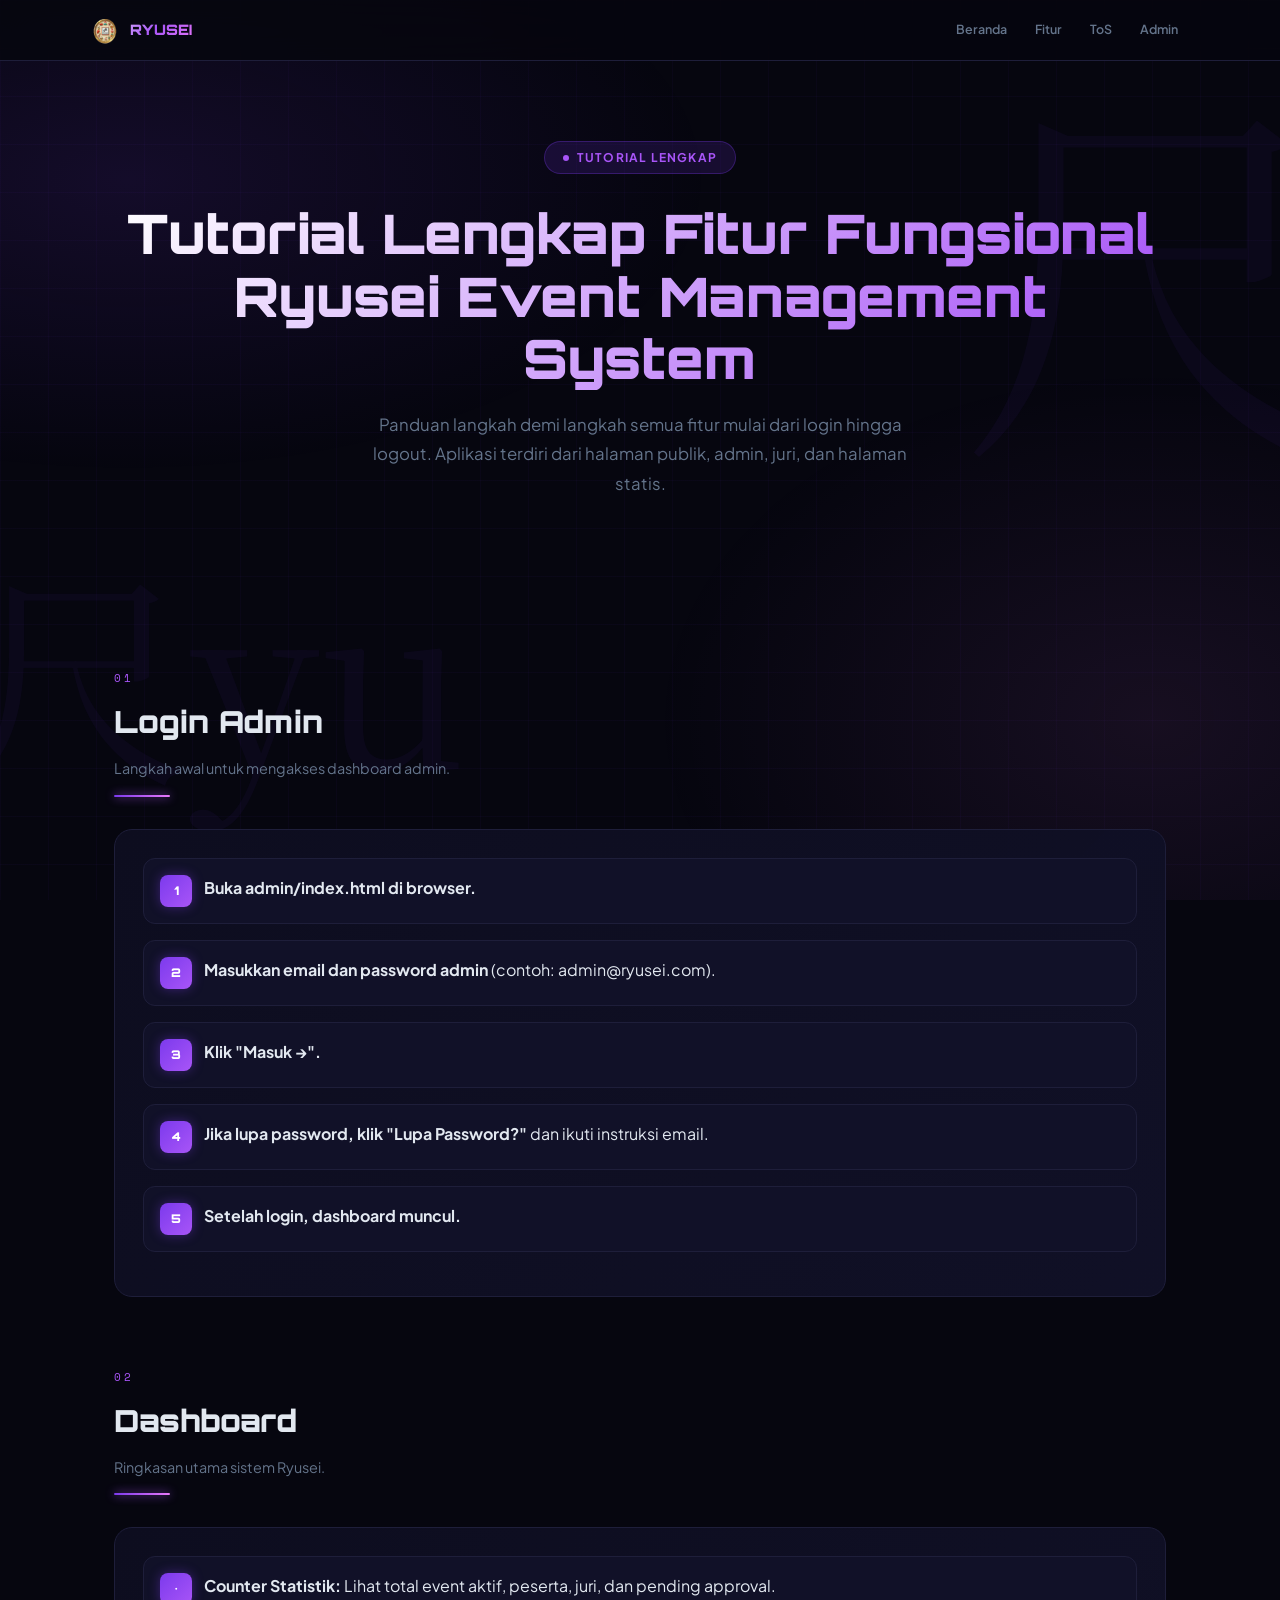
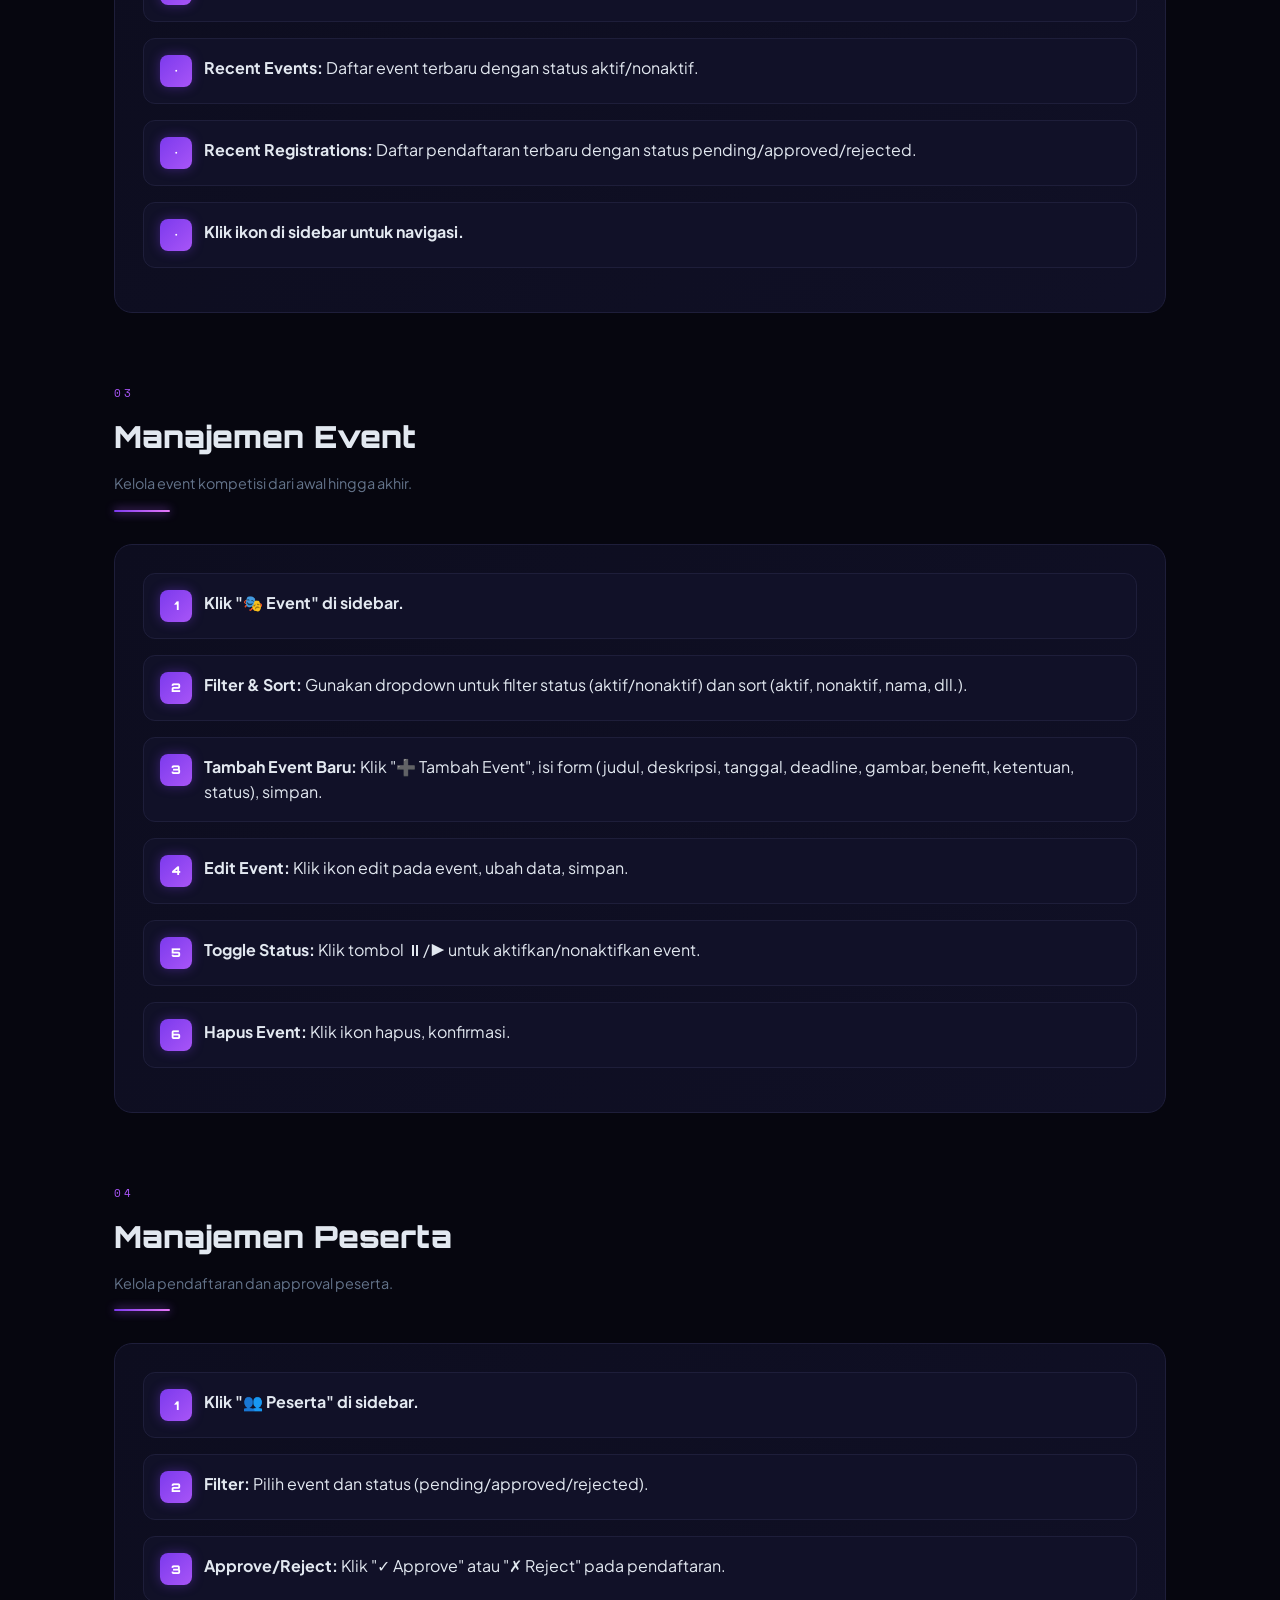
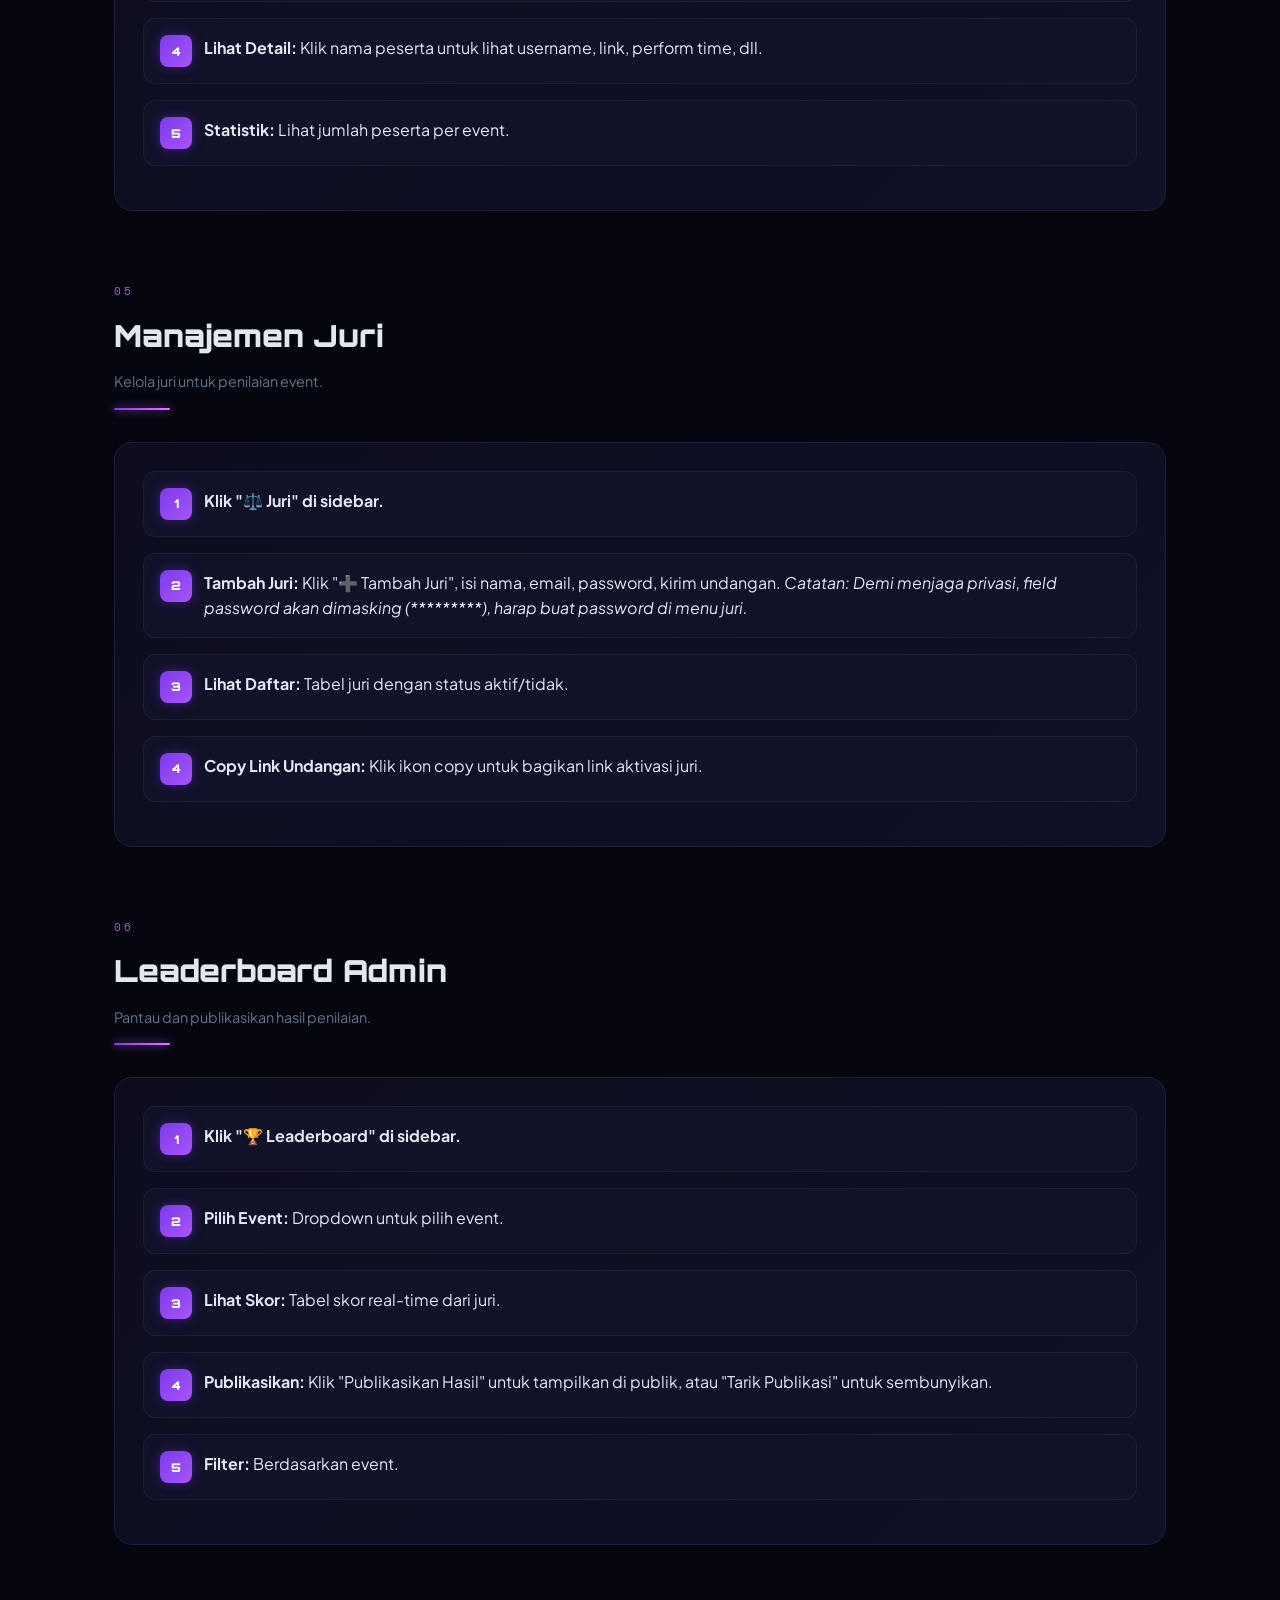
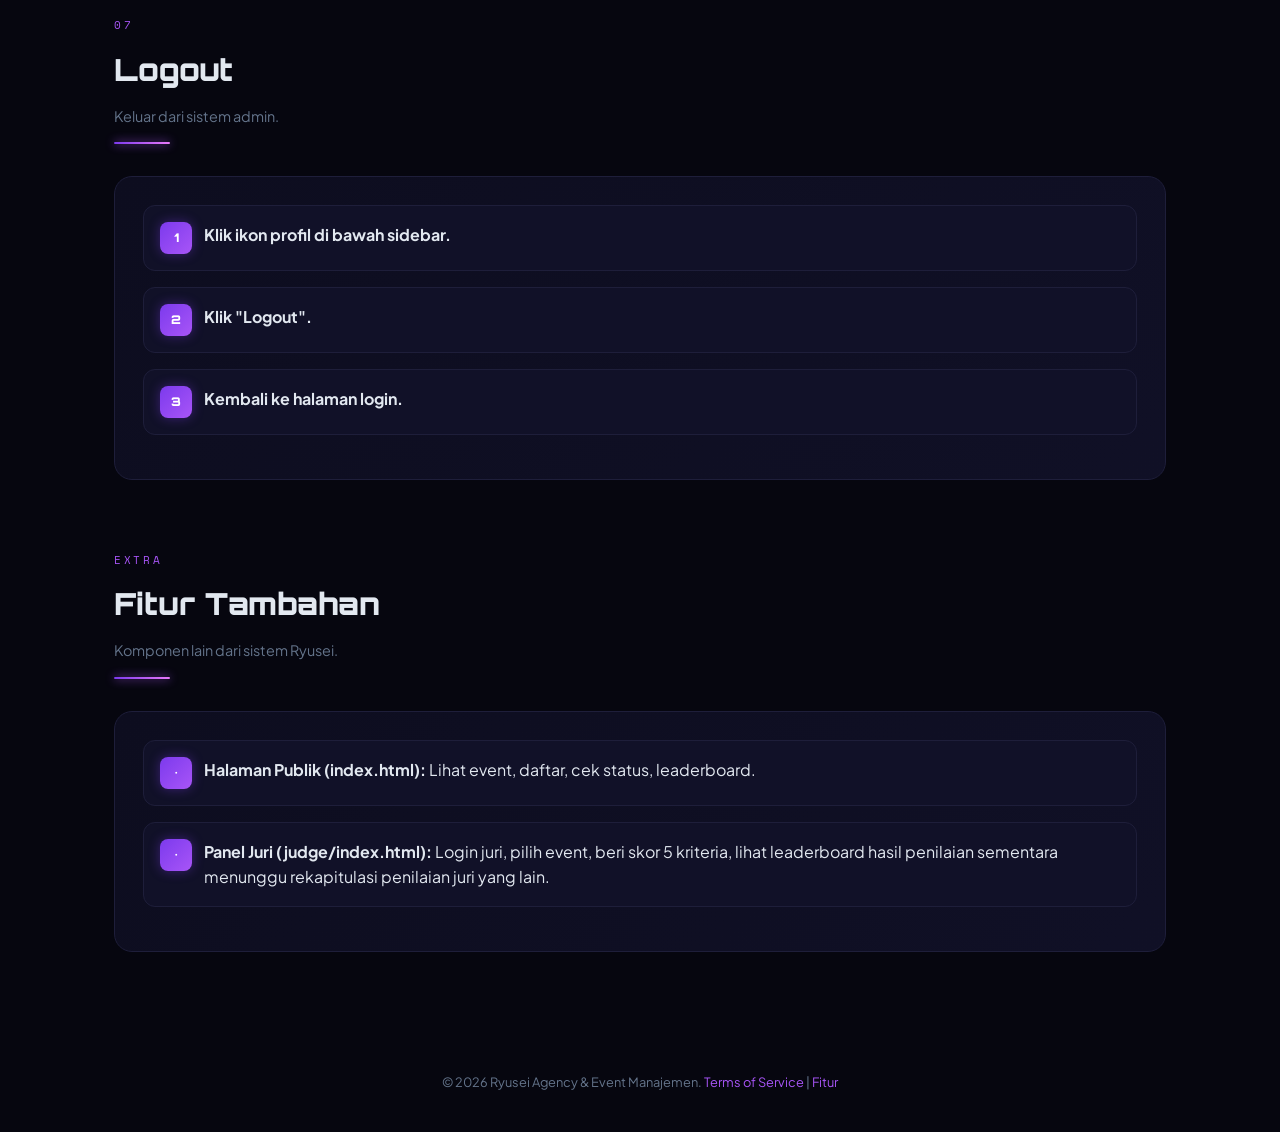
<file: tutorial.html>
<!DOCTYPE html>
<html lang="id">

<head>
    <meta charset="UTF-8" />
    <meta name="viewport" content="width=device-width, initial-scale=1.0" />
    <title>尺YUSEI – Tutorial Lengkap Fitur Fungsional</title>
    <link rel="icon" href="https://ryuseimanajemen.github.io/ryusei/assets/fav/apple-touch-icon.png" />
    <link
        href="https://fonts.googleapis.com/css2?family=Noto+Serif+JP:wght@400;700&family=Orbitron:wght@400;700;900&family=Space+Mono&family=Plus+Jakarta+Sans:wght@400;500;600;700&display=swap"
        rel="stylesheet" />

    <style>
        :root {
            --bg: #06060f;
            --surface: #0d0d1f;
            --surface2: #111128;
            --border: #1e1e3a;
            --primary: #7c3aed;
            --primary-g: #a855f7;
            --accent: #f59e0b;
            --neon: #e879f9;
            --cyan: #22d3ee;
            --green: #34d399;
            --red: #f87171;
            --text: #e2e8f0;
            --muted: #64748b;
            --glow: rgba(124, 58, 237, .4);
        }

        *,
        *::before,
        *::after {
            box-sizing: border-box;
            margin: 0;
            padding: 0;
        }

        html {
            scroll-behavior: smooth;
        }

        body {
            background: var(--bg);
            color: var(--text);
            font-family: 'Plus Jakarta Sans', sans-serif;
            line-height: 1.6;
            min-height: 100vh;
            overflow-x: hidden;
        }

        /* ── Background ── */
        .bg-layer {
            position: fixed;
            inset: 0;
            z-index: 0;
            pointer-events: none;
            background:
                radial-gradient(ellipse 70% 50% at 10% 20%, rgba(124, 58, 237, .12) 0%, transparent 65%),
                radial-gradient(ellipse 60% 60% at 90% 80%, rgba(232, 121, 249, .08) 0%, transparent 65%);
        }

        .grid-layer {
            position: fixed;
            inset: 0;
            z-index: 0;
            pointer-events: none;
            background-image:
                linear-gradient(rgba(124, 58, 237, .04) 1px, transparent 1px),
                linear-gradient(90deg, rgba(124, 58, 237, .04) 1px, transparent 1px);
            background-size: 48px 48px;
            animation: gridDrift 25s linear infinite;
        }

        @keyframes gridDrift {
            to {
                background-position: 48px 48px;
            }
        }

        .kanji-bg {
            position: fixed;
            font-family: 'Noto Serif JP', serif;
            color: rgba(124, 58, 237, .05);
            user-select: none;
            pointer-events: none;
            animation: floatKanji 20s ease-in-out infinite;
        }

        .kanji-bg.k1 {
            font-size: 30vw;
            top: -5%;
            right: -5%;
            animation-delay: 0s;
        }

        .kanji-bg.k2 {
            font-size: 18vw;
            bottom: 5%;
            left: -3%;
            animation-delay: -10s;
        }

        @keyframes floatKanji {

            0%,
            100% {
                transform: rotate(-4deg);
            }

            50% {
                transform: rotate(4deg) translateY(20px);
            }
        }

        /* ── Layout ── */
        .wrapper {
            position: relative;
            z-index: 10;
            max-width: 1100px;
            margin: 0 auto;
            padding: 0 24px 80px;
        }

        /* ── Top Nav ── */
        nav {
            position: sticky;
            top: 0;
            z-index: 100;
            background: rgba(6, 6, 15, .85);
            backdrop-filter: blur(20px);
            border-bottom: 1px solid var(--border);
            padding: 14px 24px;
        }

        .nav-inner {
            max-width: 1100px;
            margin: 0 auto;
            display: flex;
            align-items: center;
            justify-content: space-between;
            gap: 16px;
        }

        .nav-brand {
            display: flex;
            align-items: center;
            gap: 10px;
            font-family: 'Orbitron', sans-serif;
            font-weight: 900;
            font-size: .9rem;
            background: linear-gradient(135deg, #fff 0%, var(--primary-g) 60%, var(--neon) 100%);
            -webkit-background-clip: text;
            -webkit-text-fill-color: transparent;
            background-clip: text;
            text-decoration: none;
        }

        .nav-brand img {
            width: 30px;
            height: 30px;
            border-radius: 50%;
            flex-shrink: 0;
        }

        .nav-links {
            display: flex;
            gap: 4px;
            flex-wrap: wrap;
        }

        .nav-links a {
            color: var(--muted);
            font-size: .78rem;
            font-weight: 600;
            text-decoration: none;
            padding: 6px 12px;
            border-radius: 8px;
            transition: all .2s;
        }

        .nav-links a:hover {
            color: var(--text);
            background: rgba(124, 58, 237, .15);
        }

        /* ── Hero ── */
        .hero {
            text-align: center;
            padding: 80px 0 60px;
        }

        .hero-badge {
            display: inline-flex;
            align-items: center;
            gap: 8px;
            background: rgba(124, 58, 237, .15);
            border: 1px solid rgba(124, 58, 237, .3);
            border-radius: 99px;
            padding: 6px 18px;
            font-size: .75rem;
            font-weight: 700;
            letter-spacing: .1em;
            text-transform: uppercase;
            color: var(--primary-g);
            margin-bottom: 28px;
        }

        .hero-badge span {
            width: 6px;
            height: 6px;
            border-radius: 50%;
            background: var(--primary-g);
            animation: blink 1.4s ease-in-out infinite;
        }

        @keyframes blink {

            0%,
            100% {
                opacity: 1;
            }

            50% {
                opacity: .2;
            }
        }

        .hero h1 {
            font-family: 'Orbitron', sans-serif;
            font-size: clamp(2rem, 5vw, 3.4rem);
            font-weight: 900;
            line-height: 1.15;
            margin-bottom: 20px;
            background: linear-gradient(135deg, #fff 0%, var(--primary-g) 50%, var(--neon) 100%);
            -webkit-background-clip: text;
            -webkit-text-fill-color: transparent;
            background-clip: text;
            background-size: 200% auto;
            animation: shimmer 5s linear infinite;
        }

        @keyframes shimmer {
            to {
                background-position: 200% center;
            }
        }

        .hero-sub {
            font-size: 1.05rem;
            color: var(--muted);
            max-width: 580px;
            margin: 0 auto 40px;
            line-height: 1.75;
        }

        .hero-sub strong {
            color: var(--text);
        }

        /* ── Section titles ── */
        .section {
            margin-top: 72px;
        }

        .section-header {
            margin-bottom: 32px;
        }

        .section-label {
            font-family: 'Space Mono', monospace;
            font-size: .68rem;
            letter-spacing: .25em;
            text-transform: uppercase;
            color: var(--primary-g);
            margin-bottom: 10px;
            display: block;
        }

        .section-title {
            font-family: 'Orbitron', sans-serif;
            font-size: clamp(1.3rem, 3vw, 1.9rem);
            font-weight: 900;
            color: var(--text);
            margin-bottom: 10px;
        }

        .section-desc {
            color: var(--muted);
            font-size: .9rem;
            max-width: 560px;
            line-height: 1.7;
        }

        .divider-line {
            height: 2px;
            width: 56px;
            margin-top: 14px;
            background: linear-gradient(90deg, var(--primary), var(--neon));
            border-radius: 2px;
            box-shadow: 0 0 10px var(--primary-g);
        }

        /* ── Cards ── */
        .card {
            background: linear-gradient(135deg, var(--surface) 0%, rgba(17, 17, 40, .95) 100%);
            border: 1px solid var(--border);
            border-radius: 18px;
            padding: 28px;
            position: relative;
            overflow: hidden;
            transition: all .3s ease;
        }

        .card::before {
            content: '';
            position: absolute;
            inset: 0;
            border-radius: 18px;
            background: linear-gradient(135deg, rgba(124, 58, 237, .06) 0%, transparent 60%);
            opacity: 0;
            transition: opacity .3s;
        }

        .card:hover {
            transform: translateY(-4px);
            border-color: rgba(124, 58, 237, .35);
            box-shadow: 0 0 40px rgba(124, 58, 237, .2), 0 20px 40px rgba(0, 0, 0, .4);
        }

        .card:hover::before {
            opacity: 1;
        }

        .card-title {
            font-family: 'Orbitron', sans-serif;
            font-size: .95rem;
            font-weight: 700;
            color: var(--text);
            margin-bottom: 10px;
            position: relative;
            z-index: 1;
        }

        .card-desc {
            color: var(--muted);
            font-size: .84rem;
            line-height: 1.6;
            position: relative;
            z-index: 1;
        }

        /* ── Lists ── */
        .step-list {
            list-style: none;
            padding: 0;
        }

        .step-list li {
            display: flex;
            align-items: flex-start;
            gap: 12px;
            margin-bottom: 16px;
            padding: 16px;
            background: var(--surface2);
            border: 1px solid var(--border);
            border-radius: 12px;
            transition: all .2s;
        }

        .step-list li:hover {
            border-color: rgba(124, 58, 237, .4);
            background: rgba(124, 58, 237, .05);
        }

        .step-num {
            flex-shrink: 0;
            width: 32px;
            height: 32px;
            border-radius: 8px;
            background: linear-gradient(135deg, var(--primary), var(--primary-g));
            display: flex;
            align-items: center;
            justify-content: center;
            font-family: 'Orbitron', sans-serif;
            font-weight: 900;
            font-size: .75rem;
            color: #fff;
            box-shadow: 0 0 12px rgba(124, 58, 237, .4);
        }

        .step-content {
            flex: 1;
        }

        .step-content strong {
            color: var(--text);
            font-weight: 700;
        }

        /* ── Footer ── */
        footer {
            text-align: center;
            padding: 40px 0;
            color: var(--muted);
            font-size: .8rem;
        }

        footer a {
            color: var(--primary-g);
            text-decoration: none;
        }

        footer a:hover {
            text-decoration: underline;
        }

        /* ── Responsive ── */
        @media (max-width: 768px) {
            .nav-links {
                display: none;
            }

            .hero {
                padding: 60px 0 40px;
            }

            .section {
                margin-top: 48px;
            }

            .card {
                padding: 20px;
            }
        }
    </style>
</head>

<body>

    <div class="bg-layer"></div>
    <div class="grid-layer"></div>
    <div class="kanji-bg k1">尺</div>
    <div class="kanji-bg k2">尺yu</div>

    <!-- NAV -->
    <nav>
        <div class="nav-inner">
            <a href="index.html" class="nav-brand">
                <img src="https://ryuseimanajemen.github.io/ryusei/assets/fav/apple-touch-icon.png" alt="Ryusei" />
                RYUSEI
            </a>
            <div class="nav-links">
                <a href="index.html">Beranda</a>
                <a href="fitur.html">Fitur</a>
                <a href="tos.html">ToS</a>
                <a href="admin/index.html">Admin</a>
            </div>
        </div>
    </nav>

    <div class="wrapper">
        <!-- HERO -->
        <div class="hero">
            <div class="hero-badge">
                <span></span>
                TUTORIAL LENGKAP
            </div>
            <h1>Tutorial Lengkap Fitur Fungsional Ryusei Event Management System</h1>
            <p class="hero-sub">
                Panduan langkah demi langkah semua fitur mulai dari login hingga logout. Aplikasi terdiri dari halaman
                publik, admin, juri, dan halaman statis.
            </p>
        </div>

        <!-- SECTIONS -->
        <div class="section">
            <div class="section-header">
                <span class="section-label">01</span>
                <h2 class="section-title">Login Admin</h2>
                <p class="section-desc">Langkah awal untuk mengakses dashboard admin.</p>
                <div class="divider-line"></div>
            </div>
            <div class="card">
                <ul class="step-list">
                    <li>
                        <div class="step-num">1</div>
                        <div class="step-content">
                            <strong>Buka admin/index.html di browser.</strong>
                        </div>
                    </li>
                    <li>
                        <div class="step-num">2</div>
                        <div class="step-content">
                            <strong>Masukkan email dan password admin</strong> (contoh: admin@ryusei.com).
                        </div>
                    </li>
                    <li>
                        <div class="step-num">3</div>
                        <div class="step-content">
                            <strong>Klik "Masuk →".</strong>
                        </div>
                    </li>
                    <li>
                        <div class="step-num">4</div>
                        <div class="step-content">
                            <strong>Jika lupa password, klik "Lupa Password?"</strong> dan ikuti instruksi email.
                        </div>
                    </li>
                    <li>
                        <div class="step-num">5</div>
                        <div class="step-content">
                            <strong>Setelah login, dashboard muncul.</strong>
                        </div>
                    </li>
                </ul>
            </div>
        </div>

        <div class="section">
            <div class="section-header">
                <span class="section-label">02</span>
                <h2 class="section-title">Dashboard</h2>
                <p class="section-desc">Ringkasan utama sistem Ryusei.</p>
                <div class="divider-line"></div>
            </div>
            <div class="card">
                <ul class="step-list">
                    <li>
                        <div class="step-num">•</div>
                        <div class="step-content">
                            <strong>Counter Statistik:</strong> Lihat total event aktif, peserta, juri, dan pending
                            approval.
                        </div>
                    </li>
                    <li>
                        <div class="step-num">•</div>
                        <div class="step-content">
                            <strong>Recent Events:</strong> Daftar event terbaru dengan status aktif/nonaktif.
                        </div>
                    </li>
                    <li>
                        <div class="step-num">•</div>
                        <div class="step-content">
                            <strong>Recent Registrations:</strong> Daftar pendaftaran terbaru dengan status
                            pending/approved/rejected.
                        </div>
                    </li>
                    <li>
                        <div class="step-num">•</div>
                        <div class="step-content">
                            <strong>Klik ikon di sidebar untuk navigasi.</strong>
                        </div>
                    </li>
                </ul>
            </div>
        </div>

        <div class="section">
            <div class="section-header">
                <span class="section-label">03</span>
                <h2 class="section-title">Manajemen Event</h2>
                <p class="section-desc">Kelola event kompetisi dari awal hingga akhir.</p>
                <div class="divider-line"></div>
            </div>
            <div class="card">
                <ul class="step-list">
                    <li>
                        <div class="step-num">1</div>
                        <div class="step-content">
                            <strong>Klik "🎭 Event" di sidebar.</strong>
                        </div>
                    </li>
                    <li>
                        <div class="step-num">2</div>
                        <div class="step-content">
                            <strong>Filter & Sort:</strong> Gunakan dropdown untuk filter status (aktif/nonaktif) dan
                            sort (aktif, nonaktif, nama, dll.).
                        </div>
                    </li>
                    <li>
                        <div class="step-num">3</div>
                        <div class="step-content">
                            <strong>Tambah Event Baru:</strong> Klik "➕ Tambah Event", isi form (judul, deskripsi,
                            tanggal, deadline, gambar, benefit, ketentuan, status), simpan.
                        </div>
                    </li>
                    <li>
                        <div class="step-num">4</div>
                        <div class="step-content">
                            <strong>Edit Event:</strong> Klik ikon edit pada event, ubah data, simpan.
                        </div>
                    </li>
                    <li>
                        <div class="step-num">5</div>
                        <div class="step-content">
                            <strong>Toggle Status:</strong> Klik tombol ⏸/▶️ untuk aktifkan/nonaktifkan event.
                        </div>
                    </li>
                    <li>
                        <div class="step-num">6</div>
                        <div class="step-content">
                            <strong>Hapus Event:</strong> Klik ikon hapus, konfirmasi.
                        </div>
                    </li>
                </ul>
            </div>
        </div>

        <div class="section">
            <div class="section-header">
                <span class="section-label">04</span>
                <h2 class="section-title">Manajemen Peserta</h2>
                <p class="section-desc">Kelola pendaftaran dan approval peserta.</p>
                <div class="divider-line"></div>
            </div>
            <div class="card">
                <ul class="step-list">
                    <li>
                        <div class="step-num">1</div>
                        <div class="step-content">
                            <strong>Klik "👥 Peserta" di sidebar.</strong>
                        </div>
                    </li>
                    <li>
                        <div class="step-num">2</div>
                        <div class="step-content">
                            <strong>Filter:</strong> Pilih event dan status (pending/approved/rejected).
                        </div>
                    </li>
                    <li>
                        <div class="step-num">3</div>
                        <div class="step-content">
                            <strong>Approve/Reject:</strong> Klik "✓ Approve" atau "✗ Reject" pada pendaftaran.
                        </div>
                    </li>
                    <li>
                        <div class="step-num">4</div>
                        <div class="step-content">
                            <strong>Lihat Detail:</strong> Klik nama peserta untuk lihat username, link, perform time,
                            dll.
                        </div>
                    </li>
                    <li>
                        <div class="step-num">5</div>
                        <div class="step-content">
                            <strong>Statistik:</strong> Lihat jumlah peserta per event.
                        </div>
                    </li>
                </ul>
            </div>
        </div>

        <div class="section">
            <div class="section-header">
                <span class="section-label">05</span>
                <h2 class="section-title">Manajemen Juri</h2>
                <p class="section-desc">Kelola juri untuk penilaian event.</p>
                <div class="divider-line"></div>
            </div>
            <div class="card">
                <ul class="step-list">
                    <li>
                        <div class="step-num">1</div>
                        <div class="step-content">
                            <strong>Klik "⚖️ Juri" di sidebar.</strong>
                        </div>
                    </li>
                    <li>
                        <div class="step-num">2</div>
                        <div class="step-content">
                            <strong>Tambah Juri:</strong> Klik "➕ Tambah Juri", isi nama, email, password, kirim
                            undangan. <em>Catatan: Demi menjaga privasi, field password akan dimasking (*********),
                                harap buat password di menu juri.</em>
                        </div>
                    </li>
                    <li>
                        <div class="step-num">3</div>
                        <div class="step-content">
                            <strong>Lihat Daftar:</strong> Tabel juri dengan status aktif/tidak.
                        </div>
                    </li>
                    <li>
                        <div class="step-num">4</div>
                        <div class="step-content">
                            <strong>Copy Link Undangan:</strong> Klik ikon copy untuk bagikan link aktivasi juri.
                        </div>
                    </li>
                </ul>
            </div>
        </div>

        <div class="section">
            <div class="section-header">
                <span class="section-label">06</span>
                <h2 class="section-title">Leaderboard Admin</h2>
                <p class="section-desc">Pantau dan publikasikan hasil penilaian.</p>
                <div class="divider-line"></div>
            </div>
            <div class="card">
                <ul class="step-list">
                    <li>
                        <div class="step-num">1</div>
                        <div class="step-content">
                            <strong>Klik "🏆 Leaderboard" di sidebar.</strong>
                        </div>
                    </li>
                    <li>
                        <div class="step-num">2</div>
                        <div class="step-content">
                            <strong>Pilih Event:</strong> Dropdown untuk pilih event.
                        </div>
                    </li>
                    <li>
                        <div class="step-num">3</div>
                        <div class="step-content">
                            <strong>Lihat Skor:</strong> Tabel skor real-time dari juri.
                        </div>
                    </li>
                    <li>
                        <div class="step-num">4</div>
                        <div class="step-content">
                            <strong>Publikasikan:</strong> Klik "Publikasikan Hasil" untuk tampilkan di publik, atau
                            "Tarik Publikasi" untuk sembunyikan.
                        </div>
                    </li>
                    <li>
                        <div class="step-num">5</div>
                        <div class="step-content">
                            <strong>Filter:</strong> Berdasarkan event.
                        </div>
                    </li>
                </ul>
            </div>
        </div>

        <div class="section">
            <div class="section-header">
                <span class="section-label">07</span>
                <h2 class="section-title">Logout</h2>
                <p class="section-desc">Keluar dari sistem admin.</p>
                <div class="divider-line"></div>
            </div>
            <div class="card">
                <ul class="step-list">
                    <li>
                        <div class="step-num">1</div>
                        <div class="step-content">
                            <strong>Klik ikon profil di bawah sidebar.</strong>
                        </div>
                    </li>
                    <li>
                        <div class="step-num">2</div>
                        <div class="step-content">
                            <strong>Klik "Logout".</strong>
                        </div>
                    </li>
                    <li>
                        <div class="step-num">3</div>
                        <div class="step-content">
                            <strong>Kembali ke halaman login.</strong>
                        </div>
                    </li>
                </ul>
            </div>
        </div>

        <div class="section">
            <div class="section-header">
                <span class="section-label">EXTRA</span>
                <h2 class="section-title">Fitur Tambahan</h2>
                <p class="section-desc">Komponen lain dari sistem Ryusei.</p>
                <div class="divider-line"></div>
            </div>
            <div class="card">
                <ul class="step-list">
                    <li>
                        <div class="step-num">•</div>
                        <div class="step-content">
                            <strong>Halaman Publik (index.html):</strong> Lihat event, daftar, cek status, leaderboard.
                        </div>
                    </li>
                    <li>
                        <div class="step-num">•</div>
                        <div class="step-content">
                            <strong>Panel Juri (judge/index.html):</strong> Login juri, pilih event, beri skor 5
                            kriteria, lihat leaderboard hasil penilaian sementara menunggu rekapitulasi penilaian juri yang lain.
                        </div>
                    </li>
                </ul>
            </div>
        </div>
    </div>

    <footer>
        <p>&copy; 2026 Ryusei Agency & Event Manajemen. <a href="tos.html">Terms of Service</a> | <a
                href="fitur.html">Fitur</a></p>
    </footer>

</body>

</html>
</file>
